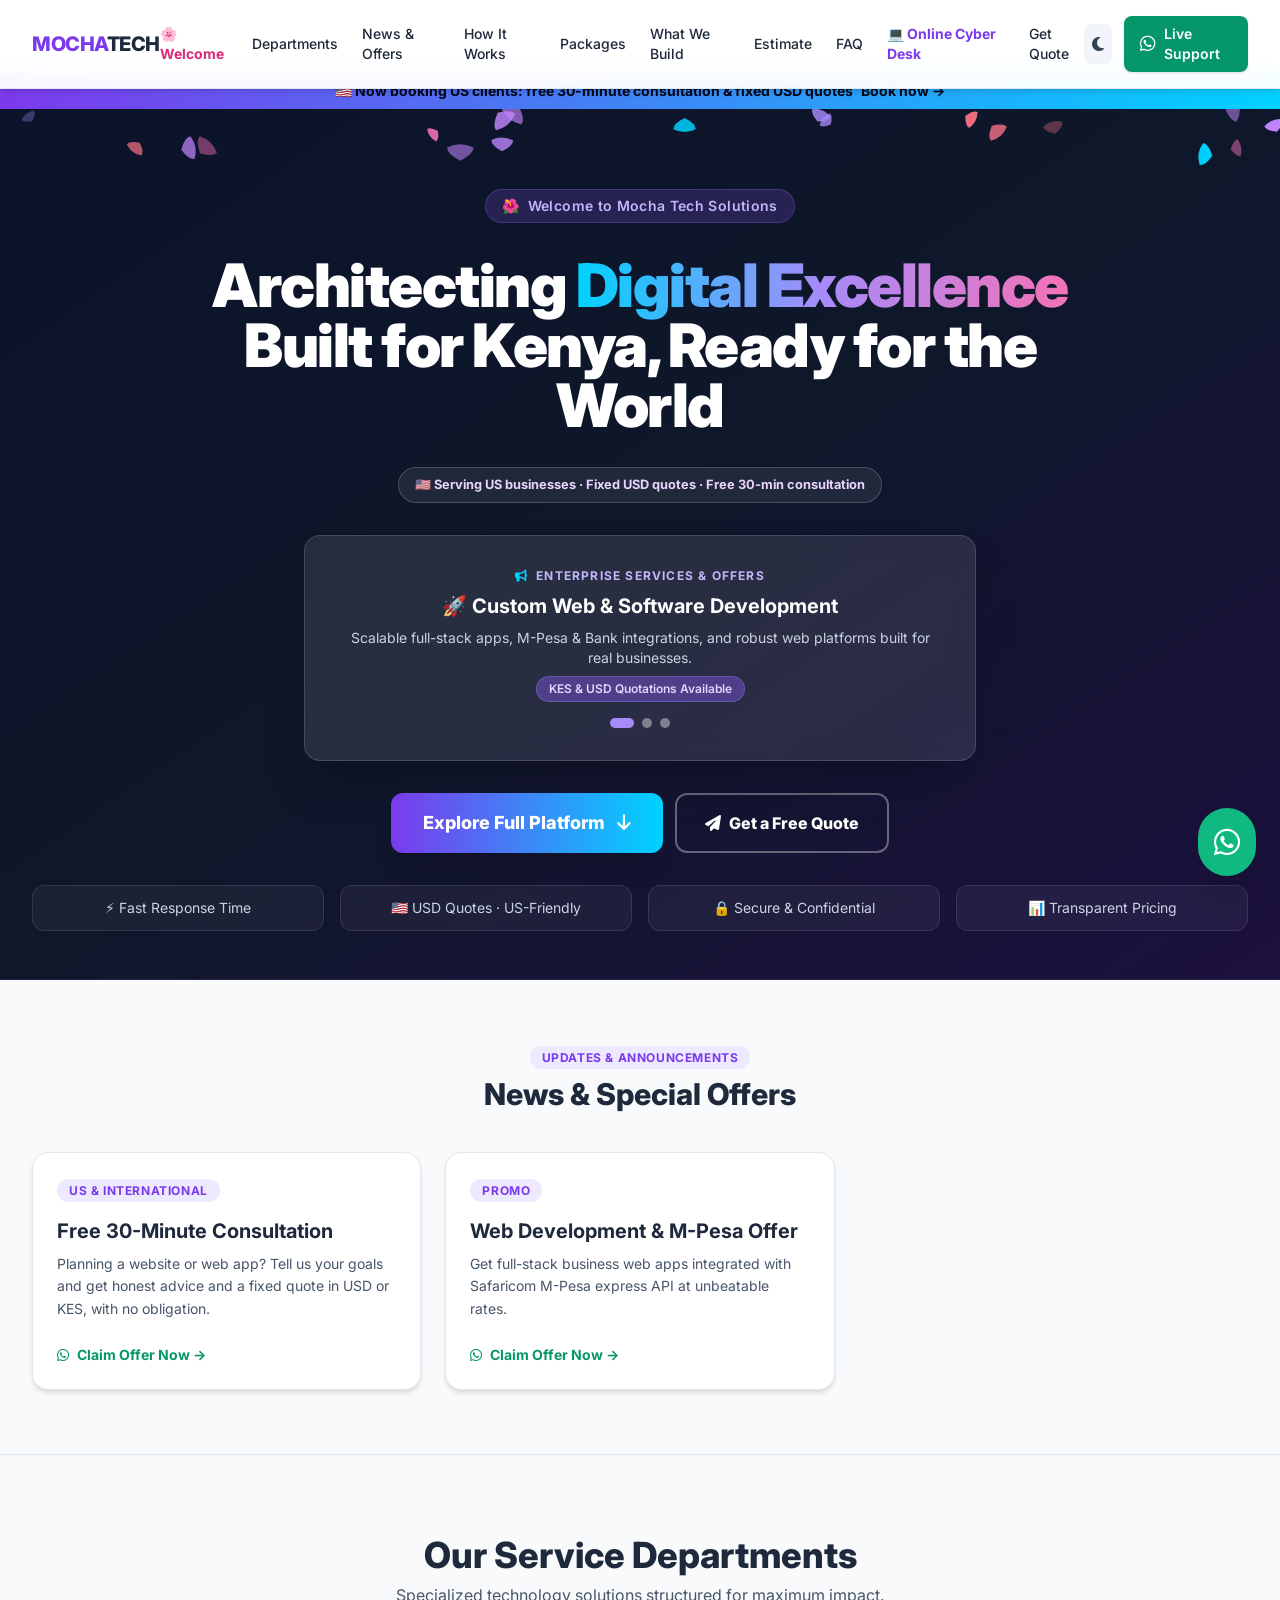
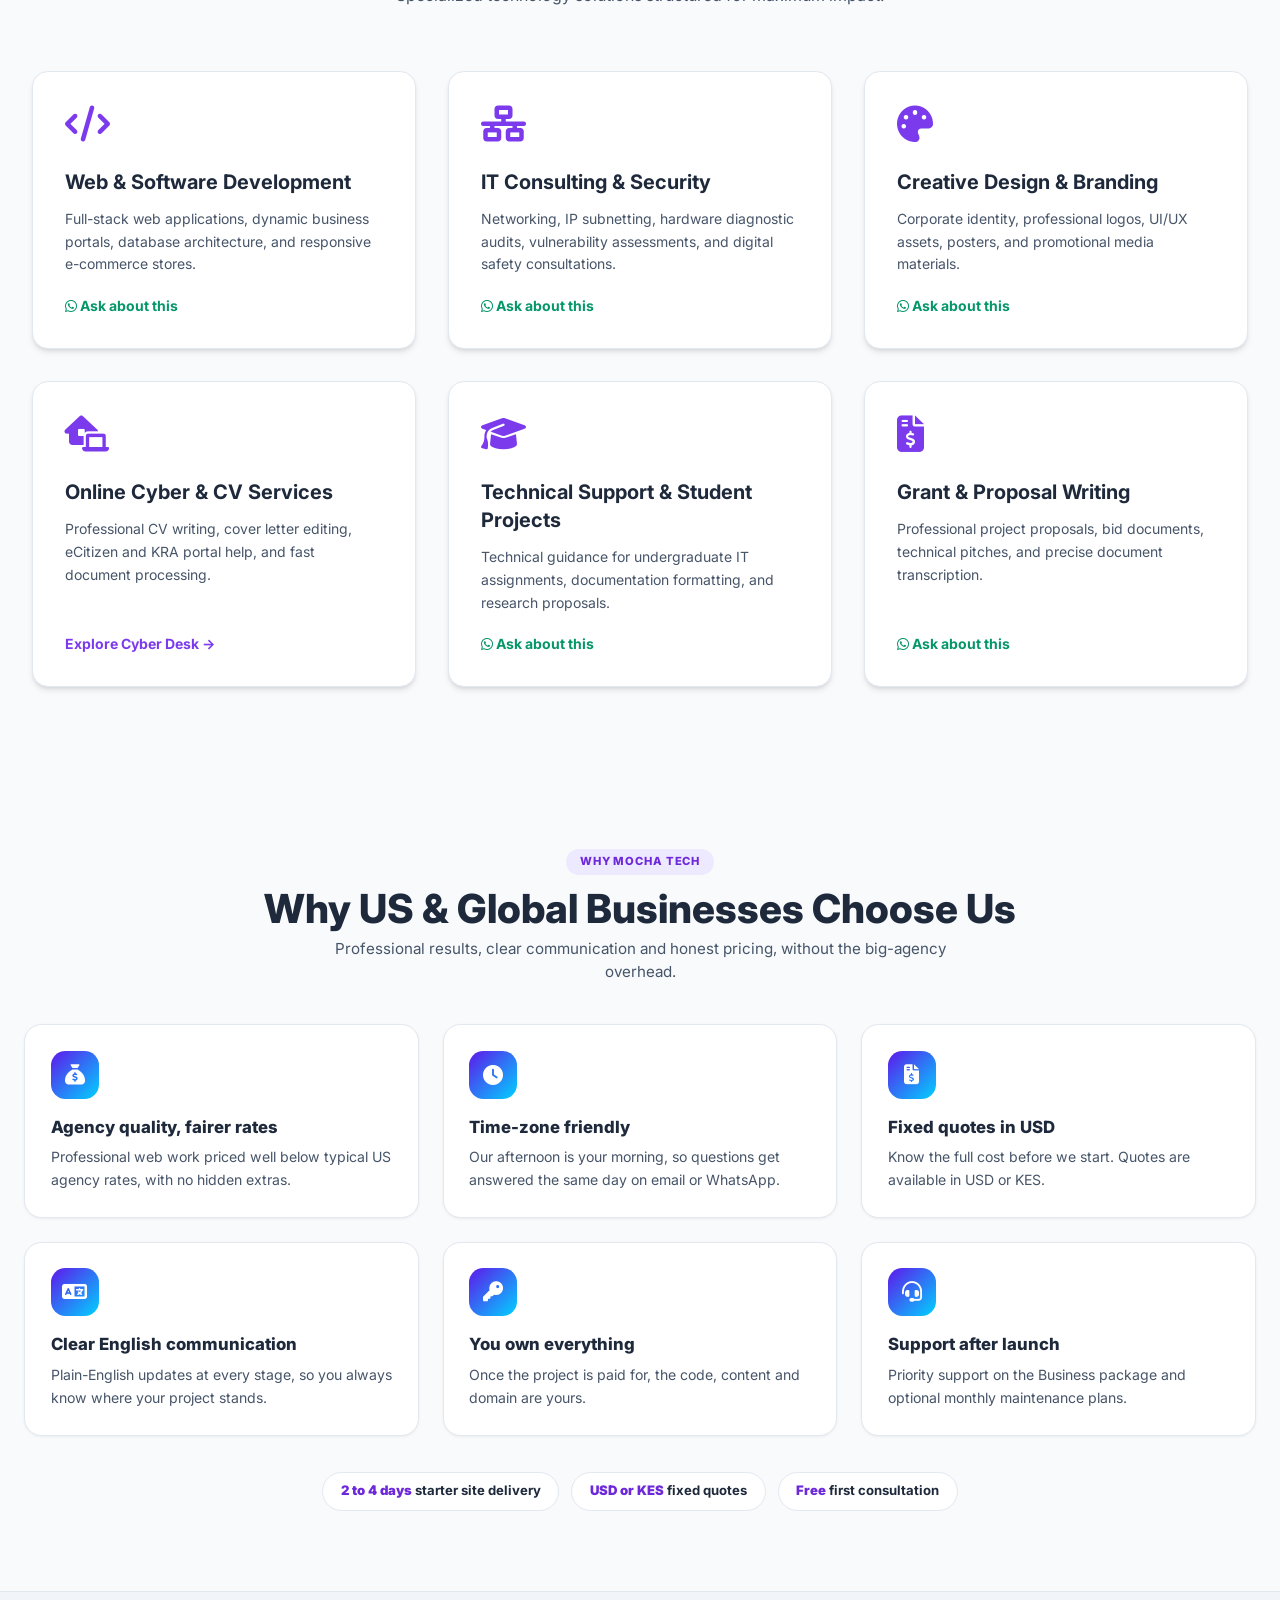
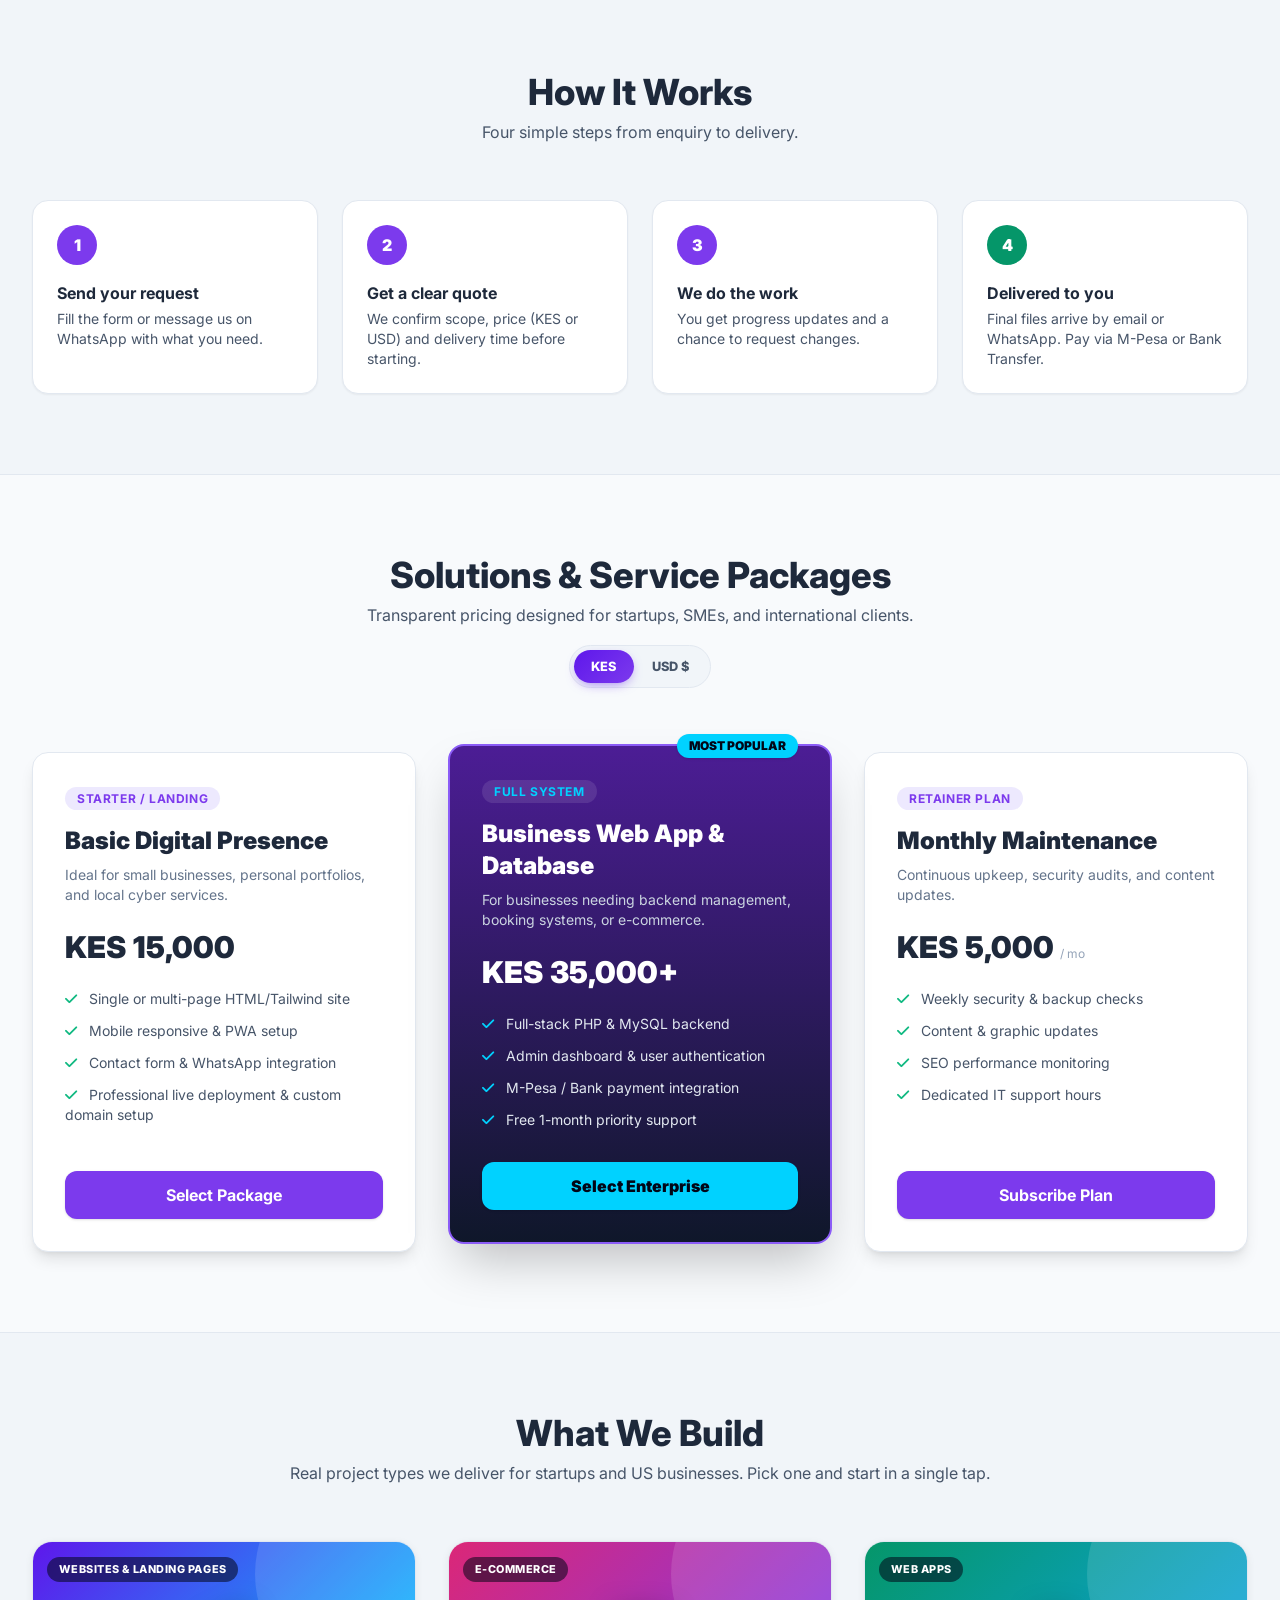
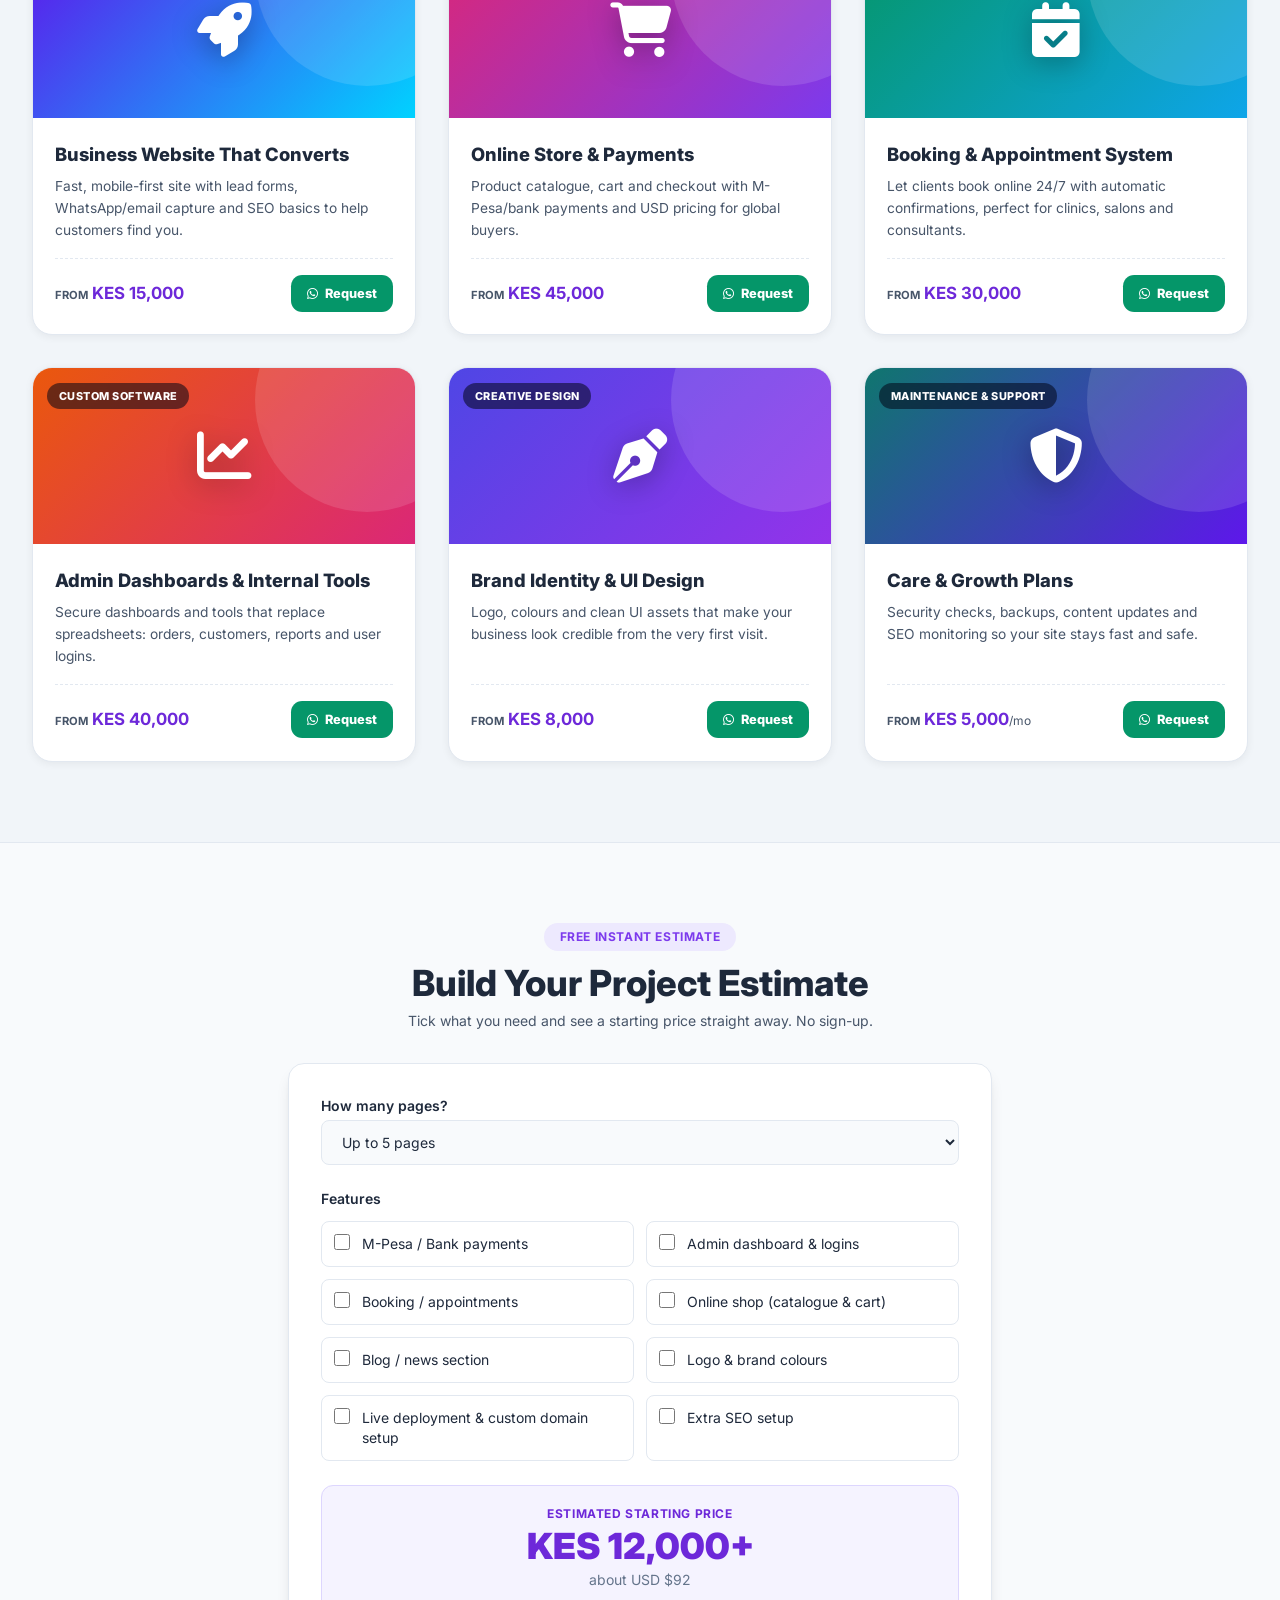
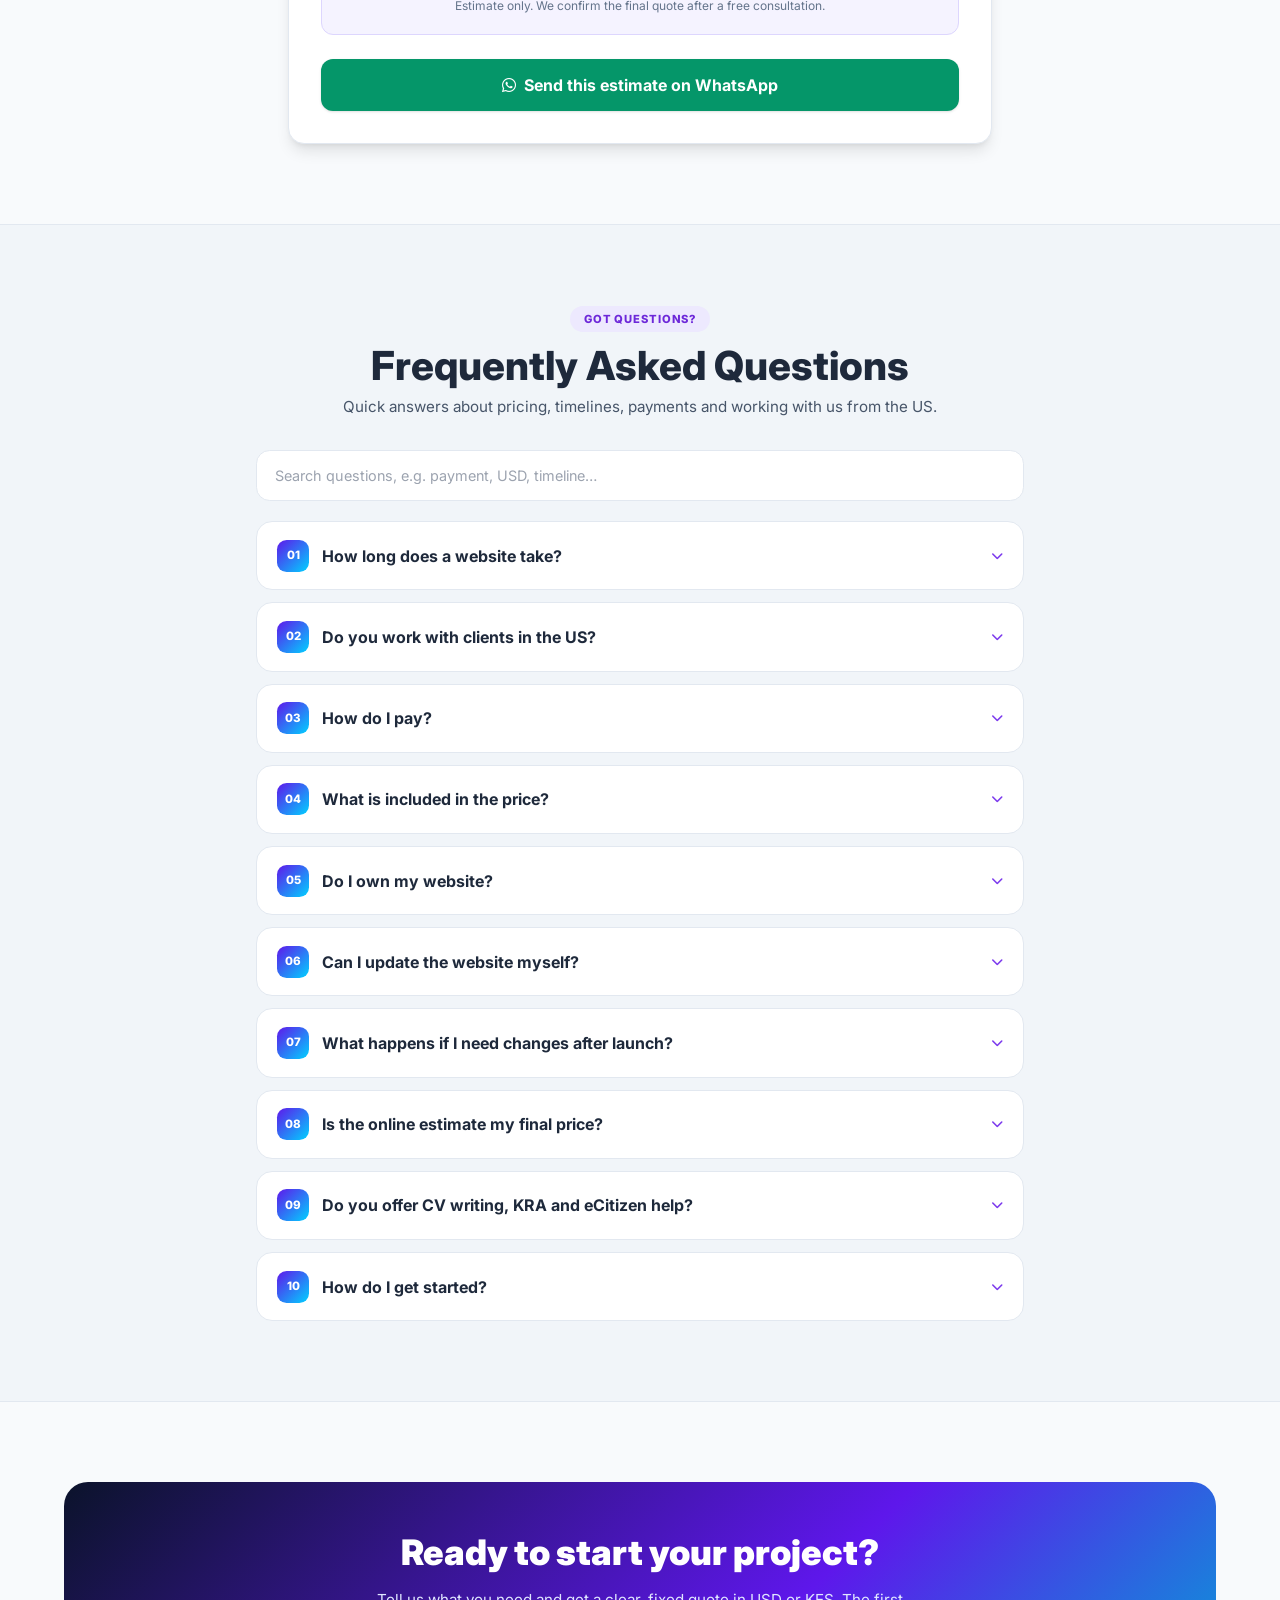
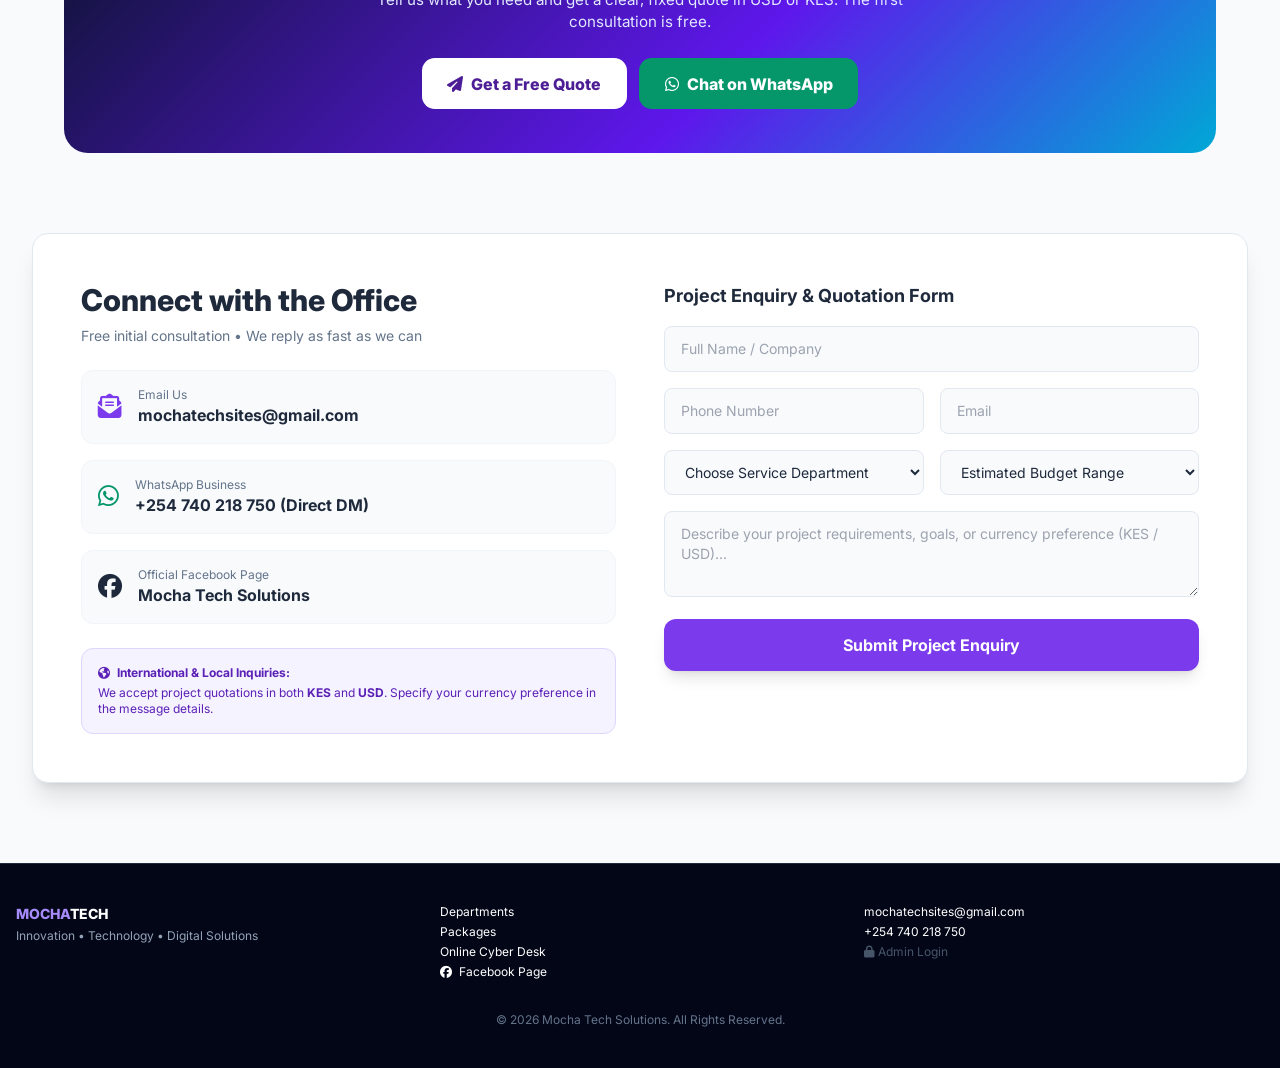
<file: index.html>
<!DOCTYPE html>
<html lang="en" class="light">
<head>
    <meta charset="UTF-8">
    <meta name="viewport" content="width=device-width, initial-scale=1.0">
    <title>Mocha Tech Solutions | Web Development & IT Services for US and Global Clients</title>
    <meta name="description" content="Mocha Tech Solutions builds fast websites, online stores and web apps for US and international businesses. Fixed quotes in USD or KES. Free 30-minute consultation.">
    <meta name="theme-color" content="#5E17EB">
    <link rel="canonical" href="https://mochatech.co.ke/">
    <link rel="manifest" href="manifest.json">
    <link rel="icon" href="icon.svg" type="image/svg+xml">
    <link rel="apple-touch-icon" href="icon.svg">

    <!-- Open Graph / Twitter -->
    <meta property="og:type" content="website">
    <meta property="og:site_name" content="Mocha Tech Solutions">
    <meta property="og:title" content="Mocha Tech Solutions | Innovation • Technology • Digital Solutions">
    <meta property="og:description" content="Web & software development, IT consulting, creative design, CV and portal services. Quotes in KES and USD.">
    <meta property="og:url" content="https://mochatech.co.ke/">
    <meta property="og:image" content="https://mochatech.co.ke/og-image.png">
    <meta name="twitter:card" content="summary_large_image">

    <!-- Local business structured data -->
    <script type="application/ld+json">
    {
      "@context": "https://schema.org",
      "@type": "ProfessionalService",
      "name": "Mocha Tech Solutions",
      "url": "https://mochatech.co.ke/",
      "email": "mochatechsites@gmail.com",
      "telephone": "+254740218750",
      "sameAs": ["https://www.facebook.com/profile.php?id=100076974970531"],
      "areaServed": ["KE", "Worldwide"],
      "description": "Web and software development, IT consulting, creative design, CV writing, portal services and student IT project support.",
      "priceRange": "KES 30 - KES 35,000+"
    }
    </script>

    <!-- Apply saved theme before paint -->
    <script>
        try {
            var t = localStorage.getItem('theme');
            if (t === 'dark' || (!t && window.matchMedia('(prefers-color-scheme: dark)').matches)) {
                document.documentElement.classList.add('dark');
            }
        } catch (e) {}
    </script>

    <link rel="preconnect" href="https://fonts.googleapis.com">
    <link rel="preconnect" href="https://fonts.gstatic.com" crossorigin>
    <link href="https://fonts.googleapis.com/css2?family=Inter:wght@400;500;600;700;800;900&display=swap" rel="stylesheet">
    <link rel="stylesheet" href="https://cdnjs.cloudflare.com/ajax/libs/font-awesome/6.4.0/css/all.min.css" crossorigin="anonymous">
    <script src="firebase-config.js"></script>
    <script src="config.js"></script>
    <script src="core.js"></script>
    <link rel="stylesheet" href="styles.css">
</head>
<body class="bg-slate-50 text-slate-800 dark:bg-slate-950 dark:text-slate-100 transition-colors duration-300 relative min-h-screen selection:bg-violet-600 selection:text-white pt-[73px]">

    <a href="#services" class="skip-link">Skip to content</a>

    <!-- TOP BANNER (Dynamic from Admin) -->
    <div id="topBanner" class="hidden bg-gradient-to-r from-violet-600 to-electricBlue text-slate-950 px-4 py-2 text-center text-xs sm:text-sm font-bold flex items-center justify-center gap-2 z-50">
        <span id="bannerText"></span>
        <a id="bannerLink" href="#" class="underline hover:text-white hidden"></a>
    </div>

    <!-- FIXED TOP NAVIGATION -->
    <nav id="main-nav" aria-label="Main navigation" class="fixed top-0 left-0 right-0 bg-white/95 dark:bg-slate-900/95 backdrop-blur-md shadow-md z-50 border-b border-slate-200 dark:border-slate-800">
        <div class="max-w-7xl mx-auto px-4 sm:px-6 lg:px-8 py-4 flex justify-between items-center">
            <a href="index.html" class="text-lg sm:text-xl font-extrabold tracking-tight text-violet-600 dark:text-electricBlue">MOCHA<span class="text-slate-800 dark:text-white">TECH</span></a>

            <div class="hidden md:flex items-center space-x-6 font-medium text-sm">
                <a href="#welcome" class="hover:text-violet-600 transition text-pink-600 dark:text-pink-400 font-bold">🌸 Welcome</a>
                <a href="#services" class="hover:text-violet-600 dark:hover:text-electricBlue transition">Departments</a>
                <a id="navPostsLink" href="#postsSection" class="hidden hover:text-violet-600 dark:hover:text-electricBlue transition">News & Offers</a>
                <a href="#process" class="hover:text-violet-600 dark:hover:text-electricBlue transition">How It Works</a>
                <a href="#packages" class="hover:text-violet-600 dark:hover:text-electricBlue transition">Packages</a>
                <a href="#showcase" class="hover:text-violet-600 dark:hover:text-electricBlue transition">What We Build</a>
                <a href="#estimator" class="hover:text-violet-600 dark:hover:text-electricBlue transition">Estimate</a>
                <a href="#faq" class="hover:text-violet-600 dark:hover:text-electricBlue transition">FAQ</a>
                <a href="online_cyber.html" class="text-violet-600 dark:text-electricBlue font-bold hover:underline">💻 Online Cyber Desk</a>
                <a href="#contact" class="hover:text-violet-600 dark:hover:text-electricBlue transition">Get Quote</a>
            </div>

            <div class="flex items-center gap-3">
                <button id="themeToggle" type="button" class="p-2 rounded-lg bg-slate-100 dark:bg-slate-800 text-slate-700 dark:text-yellow-400 transition" title="Toggle light/dark mode" aria-label="Toggle light or dark mode">
                    <i class="fa-solid fa-moon dark:hidden" aria-hidden="true"></i>
                    <i class="fa-solid fa-sun hidden dark:inline" aria-hidden="true"></i>
                </button>
                <a href="https://wa.me/254740218750?text=Hello%20Mocha%20Tech%2C%20I%20would%20like%20to%20make%20an%20enquiry." target="_blank" rel="noopener" class="hidden sm:flex bg-emerald-600 hover:bg-emerald-700 text-white text-xs sm:text-sm px-4 py-2 rounded-lg font-semibold transition items-center gap-2 shadow">
                    <i class="fab fa-whatsapp text-lg" aria-hidden="true"></i> Live Support
                </a>
                <button id="mobileMenuBtn" type="button" class="md:hidden p-2 rounded-lg text-slate-700 dark:text-slate-200 hover:bg-slate-100 dark:hover:bg-slate-800" aria-label="Toggle navigation menu" aria-expanded="false" aria-controls="mobileMenu">
                    <i class="fas fa-bars text-xl" aria-hidden="true"></i>
                </button>
            </div>
        </div>

        <div id="mobileMenu" class="hidden md:hidden bg-white dark:bg-slate-900 border-b border-slate-200 dark:border-slate-800 px-6 py-5 space-y-4 font-medium shadow-2xl">
            <a href="#welcome" class="mobile-link block text-pink-600 dark:text-pink-400 font-bold py-1">🌸 Welcome Page</a>
            <a href="#services" class="mobile-link block hover:text-violet-600 py-1 border-b border-slate-100 dark:border-slate-800">Departments</a>
            <a id="mobilePostsLink" href="#postsSection" class="hidden mobile-link block hover:text-violet-600 py-1 border-b border-slate-100 dark:border-slate-800">News & Offers</a>
            <a href="#process" class="mobile-link block hover:text-violet-600 py-1 border-b border-slate-100 dark:border-slate-800">How It Works</a>
            <a href="#packages" class="mobile-link block hover:text-violet-600 py-1 border-b border-slate-100 dark:border-slate-800">Solutions & Packages</a>
            <a href="#showcase" class="mobile-link block hover:text-violet-600 py-1 border-b border-slate-100 dark:border-slate-800">What We Build</a>
            <a href="#estimator" class="mobile-link block hover:text-violet-600 py-1 border-b border-slate-100 dark:border-slate-800">Get an Estimate</a>
            <a href="#faq" class="mobile-link block hover:text-violet-600 py-1 border-b border-slate-100 dark:border-slate-800">FAQ</a>
            <a href="online_cyber.html" class="block text-violet-600 dark:text-electricBlue font-bold py-1 border-b border-slate-100 dark:border-slate-800">💻 Online Cyber Desk (CVs & Portals)</a>
            <a href="#contact" class="mobile-link block hover:text-violet-600 py-1">Get Free Quote</a>
            <a href="https://wa.me/254740218750?text=Hello%20Mocha%20Tech%2C%20I%20would%20like%20to%20make%20an%20enquiry." target="_blank" rel="noopener" class="flex items-center justify-center gap-2 bg-emerald-600 text-white font-bold py-2.5 rounded-lg mt-2">
                <i class="fab fa-whatsapp" aria-hidden="true"></i> Live Support WhatsApp
            </a>
        </div>
    </nav>

    <main>
    <!-- WELCOME SPLASH -->
    <section id="welcome" class="scroll-mt-24 relative min-h-[90vh] flex flex-col justify-between bg-gradient-to-br from-[#0B132B] via-slate-900 to-[#1C103F] text-white overflow-hidden py-12 px-4 sm:px-6 lg:px-8 border-b border-violet-500/20">
        <canvas id="flowerCanvas" aria-hidden="true"></canvas>

        <div class="max-w-4xl mx-auto text-center z-20 my-auto py-8 space-y-8 relative">
            <div class="inline-flex items-center gap-2 bg-violet-500/20 text-violet-300 border border-violet-500/30 px-4 py-1.5 rounded-full text-xs sm:text-sm font-semibold tracking-wide backdrop-blur-md">
                <span class="animate-bounce" aria-hidden="true">🌺</span> Welcome to Mocha Tech Solutions
            </div>

            <h1 class="text-3xl sm:text-5xl lg:text-6xl font-black tracking-tight leading-tight">
                Architecting <span class="text-transparent bg-clip-text bg-gradient-to-r from-electricBlue via-violet-400 to-pink-400">Digital Excellence</span> <br>
                Built for Kenya, Ready for the World
            </h1>

            <div class="mt-flagrow">🇺🇸 Serving US businesses · Fixed USD quotes · Free 30-min consultation</div>

            <div class="bg-white/10 backdrop-blur-md border border-white/15 p-6 sm:p-8 rounded-2xl shadow-2xl relative max-w-2xl mx-auto overflow-hidden">
                <div class="text-xs uppercase tracking-widest text-violet-300 font-bold mb-2 flex items-center justify-center gap-2">
                    <i class="fas fa-bullhorn text-electricBlue" aria-hidden="true"></i> Enterprise Services & Offers
                </div>

                <div class="ad-slide active space-y-2">
                    <h2 class="text-lg sm:text-xl font-bold text-white">🚀 Custom Web & Software Development</h2>
                    <p class="text-sm text-slate-300">Scalable full-stack apps, M-Pesa & Bank integrations, and robust web platforms built for real businesses.</p>
                    <span class="inline-block mt-2 text-xs font-semibold bg-violet-500/40 text-violet-200 px-3 py-1 rounded-full border border-violet-400/30">KES & USD Quotations Available</span>
                </div>

                <div class="ad-slide space-y-2">
                    <h2 class="text-lg sm:text-xl font-bold text-white">💻 Online Cyber Desk & CV Writing</h2>
                    <p class="text-sm text-slate-300">Professional CV editing, cover letters, eCitizen and KRA portal help, and fast document processing.</p>
                    <a href="online_cyber.html" class="inline-block mt-2 text-xs font-semibold bg-emerald-500/40 text-emerald-200 px-3 py-1 rounded-full border border-emerald-400/30 hover:underline">Visit Cyber Desk &rarr;</a>
                </div>

                <div class="ad-slide space-y-2">
                    <h2 class="text-lg sm:text-xl font-bold text-white">🎨 Creative Design & IT Consulting</h2>
                    <p class="text-sm text-slate-300">Branding, UI/UX assets, technical consultations, and student project mentorship.</p>
                    <span class="inline-block mt-2 text-xs font-semibold bg-pink-500/40 text-pink-200 px-3 py-1 rounded-full border border-pink-400/30">Free Initial Consultation</span>
                </div>

                <div class="flex justify-center gap-2 mt-4" role="tablist" aria-label="Offers">
                    <button type="button" class="carousel-dot w-2.5 h-2.5 rounded-full bg-white/40 transition-all" aria-label="Show offer 1"></button>
                    <button type="button" class="carousel-dot w-2.5 h-2.5 rounded-full bg-white/40 transition-all" aria-label="Show offer 2"></button>
                    <button type="button" class="carousel-dot w-2.5 h-2.5 rounded-full bg-white/40 transition-all" aria-label="Show offer 3"></button>
                </div>
            </div>

            <div class="mt-hero-cta">
                <a href="#services" class="cta-pulse inline-flex items-center gap-3 bg-gradient-to-r from-violet-600 to-electricBlue hover:from-violet-700 hover:to-cyan-500 text-white font-extrabold text-base sm:text-lg px-8 py-4 rounded-xl shadow-xl transition transform hover:scale-105">
                    Explore Full Platform <i class="fas fa-arrow-down text-lg" aria-hidden="true"></i>
                </a>
                <a href="#contact" class="mt-ghost-btn"><i class="fas fa-paper-plane" aria-hidden="true"></i> Get a Free Quote</a>
            </div>
        </div>

        <div class="max-w-7xl mx-auto w-full grid grid-cols-2 md:grid-cols-4 gap-4 z-20 text-center text-xs sm:text-sm text-slate-300">
            <div class="p-3 bg-white/5 rounded-xl border border-white/10 backdrop-blur-sm">⚡ Fast Response Time</div>
            <div class="p-3 bg-white/5 rounded-xl border border-white/10 backdrop-blur-sm">🇺🇸 USD Quotes · US-Friendly</div>
            <div class="p-3 bg-white/5 rounded-xl border border-white/10 backdrop-blur-sm">🔒 Secure & Confidential</div>
            <div class="p-3 bg-white/5 rounded-xl border border-white/10 backdrop-blur-sm">📊 Transparent Pricing</div>
        </div>
    </section>

    <!-- NEWS & OFFERS SECTION (Dynamic) -->
    <section id="postsSection" class="hidden scroll-mt-24 py-16 bg-violet-950/20 border-b border-slate-200 dark:border-slate-800">
        <div class="max-w-7xl mx-auto px-4 sm:px-6 lg:px-8">
            <div class="text-center mb-10">
                <span class="bg-violet-100 dark:bg-violet-900/40 text-violet-600 dark:text-violet-300 text-xs font-bold px-3 py-1 rounded-full uppercase tracking-wider">Updates & Announcements</span>
                <h2 class="text-3xl font-extrabold mt-2">News & Special Offers</h2>
            </div>
            <div id="postsGrid" class="grid grid-cols-1 md:grid-cols-2 lg:grid-cols-3 gap-6"></div>
        </div>
    </section>

    <!-- SERVICE DEPARTMENTS -->
    <section id="services" class="scroll-mt-24 py-20 max-w-7xl mx-auto px-4 sm:px-6 lg:px-8">
        <div class="text-center mb-16">
            <h2 class="text-3xl sm:text-4xl font-extrabold">Our Service Departments</h2>
            <p class="text-slate-600 dark:text-slate-400 mt-2">Specialized technology solutions structured for maximum impact.</p>
        </div>
        <div class="grid grid-cols-1 md:grid-cols-2 lg:grid-cols-3 gap-8">
            <article class="bg-white dark:bg-slate-900 p-8 rounded-2xl shadow-md border border-slate-200 dark:border-slate-800 hover:border-violet-500 transition group flex flex-col">
                <div class="text-violet-600 dark:text-electricBlue text-4xl mb-6 group-hover:scale-110 transition transform w-fit"><i class="fas fa-code" aria-hidden="true"></i></div>
                <h3 class="font-bold text-xl mb-3">Web & Software Development</h3>
                <p class="text-sm text-slate-600 dark:text-slate-400 leading-relaxed mb-5 flex-1">Full-stack web applications, dynamic business portals, database architecture, and responsive e-commerce stores.</p>
                <a href="https://wa.me/254740218750?text=Hi%20Mocha%20Tech%2C%20I%20need%20a%20quote%20for%20Web%20%26%20Software%20Development." target="_blank" rel="noopener" class="text-emerald-600 dark:text-emerald-400 text-sm font-bold hover:underline"><i class="fab fa-whatsapp" aria-hidden="true"></i> Ask about this</a>
            </article>
            <article class="bg-white dark:bg-slate-900 p-8 rounded-2xl shadow-md border border-slate-200 dark:border-slate-800 hover:border-violet-500 transition group flex flex-col">
                <div class="text-violet-600 dark:text-electricBlue text-4xl mb-6 group-hover:scale-110 transition transform w-fit"><i class="fas fa-network-wired" aria-hidden="true"></i></div>
                <h3 class="font-bold text-xl mb-3">IT Consulting & Security</h3>
                <p class="text-sm text-slate-600 dark:text-slate-400 leading-relaxed mb-5 flex-1">Networking, IP subnetting, hardware diagnostic audits, vulnerability assessments, and digital safety consultations.</p>
                <a href="https://wa.me/254740218750?text=Hi%20Mocha%20Tech%2C%20I%20need%20IT%20Consulting%20%26%20Security%20help." target="_blank" rel="noopener" class="text-emerald-600 dark:text-emerald-400 text-sm font-bold hover:underline"><i class="fab fa-whatsapp" aria-hidden="true"></i> Ask about this</a>
            </article>
            <article class="bg-white dark:bg-slate-900 p-8 rounded-2xl shadow-md border border-slate-200 dark:border-slate-800 hover:border-violet-500 transition group flex flex-col">
                <div class="text-violet-600 dark:text-electricBlue text-4xl mb-6 group-hover:scale-110 transition transform w-fit"><i class="fas fa-palette" aria-hidden="true"></i></div>
                <h3 class="font-bold text-xl mb-3">Creative Design & Branding</h3>
                <p class="text-sm text-slate-600 dark:text-slate-400 leading-relaxed mb-5 flex-1">Corporate identity, professional logos, UI/UX assets, posters, and promotional media materials.</p>
                <a href="https://wa.me/254740218750?text=Hi%20Mocha%20Tech%2C%20I%20need%20Creative%20Design%20%26%20Branding." target="_blank" rel="noopener" class="text-emerald-600 dark:text-emerald-400 text-sm font-bold hover:underline"><i class="fab fa-whatsapp" aria-hidden="true"></i> Ask about this</a>
            </article>
            <article class="bg-white dark:bg-slate-900 p-8 rounded-2xl shadow-md border border-slate-200 dark:border-slate-800 hover:border-violet-500 transition group flex flex-col">
                <div class="text-violet-600 dark:text-electricBlue text-4xl mb-6 group-hover:scale-110 transition transform w-fit"><i class="fas fa-laptop-house" aria-hidden="true"></i></div>
                <h3 class="font-bold text-xl mb-3">Online Cyber & CV Services</h3>
                <p class="text-sm text-slate-600 dark:text-slate-400 leading-relaxed mb-5 flex-1">Professional CV writing, cover letter editing, eCitizen and KRA portal help, and fast document processing.</p>
                <a href="online_cyber.html" class="text-violet-600 dark:text-electricBlue text-sm font-bold hover:underline">Explore Cyber Desk &rarr;</a>
            </article>
            <article class="bg-white dark:bg-slate-900 p-8 rounded-2xl shadow-md border border-slate-200 dark:border-slate-800 hover:border-violet-500 transition group flex flex-col">
                <div class="text-violet-600 dark:text-electricBlue text-4xl mb-6 group-hover:scale-110 transition transform w-fit"><i class="fas fa-graduation-cap" aria-hidden="true"></i></div>
                <h3 class="font-bold text-xl mb-3">Technical Support & Student Projects</h3>
                <p class="text-sm text-slate-600 dark:text-slate-400 leading-relaxed mb-5 flex-1">Technical guidance for undergraduate IT assignments, documentation formatting, and research proposals.</p>
                <a href="https://wa.me/254740218750?text=Hi%20Mocha%20Tech%2C%20I%20need%20help%20with%20a%20student%20IT%20project." target="_blank" rel="noopener" class="text-emerald-600 dark:text-emerald-400 text-sm font-bold hover:underline"><i class="fab fa-whatsapp" aria-hidden="true"></i> Ask about this</a>
            </article>
            <article class="bg-white dark:bg-slate-900 p-8 rounded-2xl shadow-md border border-slate-200 dark:border-slate-800 hover:border-violet-500 transition group flex flex-col">
                <div class="text-violet-600 dark:text-electricBlue text-4xl mb-6 group-hover:scale-110 transition transform w-fit"><i class="fas fa-file-invoice-dollar" aria-hidden="true"></i></div>
                <h3 class="font-bold text-xl mb-3">Grant & Proposal Writing</h3>
                <p class="text-sm text-slate-600 dark:text-slate-400 leading-relaxed mb-5 flex-1">Professional project proposals, bid documents, technical pitches, and precise document transcription.</p>
                <a href="https://wa.me/254740218750?text=Hi%20Mocha%20Tech%2C%20I%20need%20help%20with%20a%20proposal." target="_blank" rel="noopener" class="text-emerald-600 dark:text-emerald-400 text-sm font-bold hover:underline"><i class="fab fa-whatsapp" aria-hidden="true"></i> Ask about this</a>
            </article>
        </div>
    </section>

    <!-- WHY US -->
    <section id="why" class="mt-sec">
        <div class="mt-wrap mt-center">
            <span class="mt-eyebrow">Why Mocha Tech</span>
            <h2 class="mt-h2">Why US &amp; Global Businesses Choose Us</h2>
            <p class="mt-sub">Professional results, clear communication and honest pricing, without the big-agency overhead.</p>
            <div id="whyGrid" class="mt-grid" style="text-align:left"></div>
            <div class="mt-stats">
                <span class="mt-stat"><b>2 to 4 days</b> starter site delivery</span>
                <span class="mt-stat"><b>USD or KES</b> fixed quotes</span>
                <span class="mt-stat"><b>Free</b> first consultation</span>
            </div>
        </div>
    </section>

    <!-- HOW IT WORKS -->
    <section id="process" class="scroll-mt-24 py-20 bg-slate-100 dark:bg-slate-900/50 border-y border-slate-200 dark:border-slate-800">
        <div class="max-w-7xl mx-auto px-4 sm:px-6 lg:px-8">
            <div class="text-center mb-14">
                <h2 class="text-3xl sm:text-4xl font-extrabold">How It Works</h2>
                <p class="text-slate-600 dark:text-slate-400 mt-2">Four simple steps from enquiry to delivery.</p>
            </div>
            <ol class="grid grid-cols-1 sm:grid-cols-2 lg:grid-cols-4 gap-6">
                <li class="bg-white dark:bg-slate-900 p-6 rounded-2xl border border-slate-200 dark:border-slate-800 shadow-sm">
                    <div class="w-10 h-10 rounded-full bg-violet-600 text-white font-black flex items-center justify-center mb-4">1</div>
                    <h3 class="font-bold mb-1">Send your request</h3>
                    <p class="text-sm text-slate-600 dark:text-slate-400">Fill the form or message us on WhatsApp with what you need.</p>
                </li>
                <li class="bg-white dark:bg-slate-900 p-6 rounded-2xl border border-slate-200 dark:border-slate-800 shadow-sm">
                    <div class="w-10 h-10 rounded-full bg-violet-600 text-white font-black flex items-center justify-center mb-4">2</div>
                    <h3 class="font-bold mb-1">Get a clear quote</h3>
                    <p class="text-sm text-slate-600 dark:text-slate-400">We confirm scope, price (KES or USD) and delivery time before starting.</p>
                </li>
                <li class="bg-white dark:bg-slate-900 p-6 rounded-2xl border border-slate-200 dark:border-slate-800 shadow-sm">
                    <div class="w-10 h-10 rounded-full bg-violet-600 text-white font-black flex items-center justify-center mb-4">3</div>
                    <h3 class="font-bold mb-1">We do the work</h3>
                    <p class="text-sm text-slate-600 dark:text-slate-400">You get progress updates and a chance to request changes.</p>
                </li>
                <li class="bg-white dark:bg-slate-900 p-6 rounded-2xl border border-slate-200 dark:border-slate-800 shadow-sm">
                    <div class="w-10 h-10 rounded-full bg-emerald-600 text-white font-black flex items-center justify-center mb-4">4</div>
                    <h3 class="font-bold mb-1">Delivered to you</h3>
                    <p class="text-sm text-slate-600 dark:text-slate-400">Final files arrive by email or WhatsApp. Pay via M-Pesa or Bank Transfer.</p>
                </li>
            </ol>
        </div>
    </section>

    <!-- PACKAGES -->
    <section id="packages" class="scroll-mt-24 py-20">
        <div class="max-w-7xl mx-auto px-4 sm:px-6 lg:px-8">
            <div class="text-center mb-16">
                <h2 class="text-3xl sm:text-4xl font-extrabold">Solutions & Service Packages</h2>
                <p class="text-slate-600 dark:text-slate-400 mt-2">Transparent pricing designed for startups, SMEs, and international clients.</p>
                <div class="mt-cur" role="group" aria-label="Choose currency"><button type="button" class="mt-cur-btn active" data-cur="KES" aria-pressed="true">KES</button><button type="button" class="mt-cur-btn" data-cur="USD" aria-pressed="false">USD $</button></div>
            </div>

            <div class="grid grid-cols-1 md:grid-cols-3 gap-8">
                <div class="bg-white dark:bg-slate-900 p-8 rounded-2xl shadow-lg border border-slate-200 dark:border-slate-800 flex flex-col justify-between">
                    <div>
                        <span class="text-xs font-bold uppercase tracking-wider text-violet-600 dark:text-electricBlue bg-violet-100 dark:bg-violet-900/40 px-3 py-1 rounded-full">Starter / Landing</span>
                        <h3 class="text-2xl font-black mt-4 mb-2">Basic Digital Presence</h3>
                        <p class="text-sm text-slate-500 mb-6">Ideal for small businesses, personal portfolios, and local cyber services.</p>
                        <div class="text-3xl font-black mb-6"><span data-money="pkgBasic">KES 15,000</span></div>
                        <ul class="space-y-3 text-sm text-slate-600 dark:text-slate-300 mb-8">
                            <li><i class="fas fa-check text-emerald-500 mr-2" aria-hidden="true"></i> Single or multi-page HTML/Tailwind site</li>
                            <li><i class="fas fa-check text-emerald-500 mr-2" aria-hidden="true"></i> Mobile responsive & PWA setup</li>
                            <li><i class="fas fa-check text-emerald-500 mr-2" aria-hidden="true"></i> Contact form & WhatsApp integration</li>
                            <li><i class="fas fa-check text-emerald-500 mr-2" aria-hidden="true"></i> Professional live deployment & custom domain setup</li>
                        </ul>
                    </div>
                    <a href="https://wa.me/254740218750?text=Hi%20Mocha%20Tech%2C%20I%20am%20interested%20in%20the%20Basic%20Digital%20Presence%20package." target="_blank" rel="noopener" class="block text-center bg-violet-600 hover:bg-violet-700 text-white font-bold py-3 rounded-xl transition shadow">Select Package</a>
                </div>

                <div class="bg-gradient-to-b from-violet-900 to-slate-900 text-white p-8 rounded-2xl shadow-2xl border-2 border-violet-500 flex flex-col justify-between relative transform md:-translate-y-2">
                    <span class="absolute -top-3 right-8 bg-electricBlue text-slate-950 text-xs font-black uppercase px-3 py-1 rounded-full shadow">Most Popular</span>
                    <div>
                        <span class="text-xs font-bold uppercase tracking-wider text-electricBlue bg-white/10 px-3 py-1 rounded-full">Full System</span>
                        <h3 class="text-2xl font-black mt-4 mb-2">Business Web App & Database</h3>
                        <p class="text-sm text-slate-300 mb-6">For businesses needing backend management, booking systems, or e-commerce.</p>
                        <div class="text-3xl font-black mb-6"><span data-money="pkgBusiness" data-plus="1">KES 35,000+</span></div>
                        <ul class="space-y-3 text-sm text-slate-200 mb-8">
                            <li><i class="fas fa-check text-electricBlue mr-2" aria-hidden="true"></i> Full-stack PHP & MySQL backend</li>
                            <li><i class="fas fa-check text-electricBlue mr-2" aria-hidden="true"></i> Admin dashboard & user authentication</li>
                            <li><i class="fas fa-check text-electricBlue mr-2" aria-hidden="true"></i> M-Pesa / Bank payment integration</li>
                            <li><i class="fas fa-check text-electricBlue mr-2" aria-hidden="true"></i> Free 1-month priority support</li>
                        </ul>
                    </div>
                    <a href="https://wa.me/254740218750?text=Hi%20Mocha%20Tech%2C%20I%20am%20interested%20in%20the%20Business%20Web%20App%20%26%20Database%20package." target="_blank" rel="noopener" class="block text-center bg-electricBlue hover:bg-cyan-400 text-slate-950 font-black py-3 rounded-xl transition shadow">Select Enterprise</a>
                </div>

                <div class="bg-white dark:bg-slate-900 p-8 rounded-2xl shadow-lg border border-slate-200 dark:border-slate-800 flex flex-col justify-between">
                    <div>
                        <span class="text-xs font-bold uppercase tracking-wider text-violet-600 dark:text-electricBlue bg-violet-100 dark:bg-violet-900/40 px-3 py-1 rounded-full">Retainer Plan</span>
                        <h3 class="text-2xl font-black mt-4 mb-2">Monthly Maintenance</h3>
                        <p class="text-sm text-slate-500 mb-6">Continuous upkeep, security audits, and content updates.</p>
                        <div class="text-3xl font-black mb-6"><span data-money="pkgMaint">KES 5,000</span> <span class="text-xs font-normal text-slate-400">/ mo</span></div>
                        <ul class="space-y-3 text-sm text-slate-600 dark:text-slate-300 mb-8">
                            <li><i class="fas fa-check text-emerald-500 mr-2" aria-hidden="true"></i> Weekly security & backup checks</li>
                            <li><i class="fas fa-check text-emerald-500 mr-2" aria-hidden="true"></i> Content & graphic updates</li>
                            <li><i class="fas fa-check text-emerald-500 mr-2" aria-hidden="true"></i> SEO performance monitoring</li>
                            <li><i class="fas fa-check text-emerald-500 mr-2" aria-hidden="true"></i> Dedicated IT support hours</li>
                        </ul>
                    </div>
                    <a href="https://wa.me/254740218750?text=Hi%20Mocha%20Tech%2C%20I%20would%20like%20the%20Monthly%20Maintenance%20plan." target="_blank" rel="noopener" class="block text-center bg-violet-600 hover:bg-violet-700 text-white font-bold py-3 rounded-xl transition shadow">Subscribe Plan</a>
                </div>
            </div>
        </div>
    </section>

    <!-- WHAT WE BUILD (Dynamic Showcase Cards with Uploaded Screenshots) -->
    <section id="showcase" class="scroll-mt-24 py-20 bg-slate-100 dark:bg-slate-900/50 border-y border-slate-200 dark:border-slate-800">
        <div class="max-w-7xl mx-auto px-4 sm:px-6 lg:px-8">
            <div class="text-center mb-14">
                <h2 class="text-3xl sm:text-4xl font-extrabold">What We Build</h2>
                <p class="text-slate-600 dark:text-slate-400 mt-2">Real project types we deliver for startups and US businesses. Pick one and start in a single tap.</p>
            </div>
            <div id="showcaseGrid" class="grid grid-cols-1 md:grid-cols-2 lg:grid-cols-3 gap-8"></div>
        </div>
    </section>

    <!-- WEBSITE COST ESTIMATOR -->
    <section id="estimator" class="scroll-mt-24 py-20 max-w-3xl mx-auto px-4 sm:px-6 lg:px-8">
        <div class="text-center mb-8">
            <span class="inline-block bg-violet-100 dark:bg-violet-900/40 text-violet-600 dark:text-violet-300 text-xs font-bold px-4 py-1.5 rounded-full uppercase tracking-wider mb-3">Free instant estimate</span>
            <h2 class="text-3xl sm:text-4xl font-extrabold">Build Your Project Estimate</h2>
            <p class="text-slate-600 dark:text-slate-400 mt-2 text-sm">Tick what you need and see a starting price straight away. No sign-up.</p>
        </div>
        <div class="bg-white dark:bg-slate-900 p-6 sm:p-8 rounded-2xl shadow-lg border border-slate-200 dark:border-slate-800 space-y-6">
            <div>
                <label for="estPages" class="block text-sm font-semibold mb-1">How many pages?</label>
                <select id="estPages" class="w-full px-4 py-3 rounded-lg border border-slate-200 dark:border-slate-800 bg-slate-50 dark:bg-slate-950 text-sm focus:outline-none focus:border-violet-500">
                    <option value="5">Up to 5 pages</option>
                    <option value="8">6 to 8 pages</option>
                    <option value="12">9 to 12 pages</option>
                    <option value="20">13 to 20 pages</option>
                </select>
            </div>
            <fieldset>
                <legend class="text-sm font-semibold mb-3">Features</legend>
                <div id="estFeatures" class="grid grid-cols-1 sm:grid-cols-2 gap-3 text-sm"></div>
            </fieldset>
            <div class="rounded-xl bg-violet-50 dark:bg-violet-950/30 border border-violet-200 dark:border-violet-900/50 p-5 text-center">
                <p class="text-xs text-violet-700 dark:text-violet-300 uppercase tracking-wider font-bold">Estimated starting price</p>
                <p id="estTotal" class="text-4xl font-black text-violet-700 dark:text-electricBlue mt-1" aria-live="polite">KES 0</p>
                <p id="estUsd" class="text-sm text-slate-500 mt-1"></p>
                <p class="text-xs text-slate-500 mt-2">Estimate only. We confirm the final quote after a free consultation.</p>
            </div>
            <a id="estWhatsapp" href="https://wa.me/254740218750" target="_blank" rel="noopener" class="flex items-center justify-center gap-2 bg-emerald-600 hover:bg-emerald-700 text-white font-bold py-3.5 rounded-xl transition shadow">
                <i class="fab fa-whatsapp" aria-hidden="true"></i> Send this estimate on WhatsApp
            </a>
        </div>
    </section>

    <!-- FAQ -->
    <section id="faq" class="mt-sec mt-alt">
        <div class="mt-wrap mt-center">
            <span class="mt-eyebrow">Got questions?</span>
            <h2 class="mt-h2">Frequently Asked Questions</h2>
            <p class="mt-sub">Quick answers about pricing, timelines, payments and working with us from the US.</p>
        </div>
        <div class="mt-wrap" style="margin-top:2rem">
            <div class="mt-faqbar"><label for="faqSearch" class="sr-only">Search questions</label><input id="faqSearch" type="search" class="mt-search" placeholder="Search questions, e.g. payment, USD, timeline…" autocomplete="off"></div>
            <div id="faqContainer" class="mt-faqlist"></div>
            <p id="faqEmpty" class="mt-sub" hidden style="margin-top:1rem">No matching question. <a href="#contact" style="text-decoration:underline">Ask us directly</a>.</p>
        </div>
    </section>

    <!-- CTA BAND -->
    <section class="mt-sec" style="padding-bottom:0">
        <div class="mt-wrap">
            <div class="mt-cta">
                <h2>Ready to start your project?</h2>
                <p>Tell us what you need and get a clear, fixed quote in USD or KES. The first consultation is free.</p>
                <div class="mt-cta-row">
                    <a href="#contact" class="mt-btn-w"><i class="fas fa-paper-plane" aria-hidden="true"></i> Get a Free Quote</a>
                    <a href="https://wa.me/254740218750?text=Hello%20Mocha%20Tech%2C%20I%20would%20like%20a%20free%20consultation." target="_blank" rel="noopener" class="mt-btn-g"><i class="fab fa-whatsapp" aria-hidden="true"></i> Chat on WhatsApp</a>
                </div>
            </div>
        </div>
    </section>

    <!-- CONTACT -->
    <section id="contact" class="scroll-mt-24 py-20 max-w-7xl mx-auto px-4 sm:px-6 lg:px-8">
        <div class="bg-white dark:bg-slate-900 rounded-2xl shadow-xl p-8 sm:p-12 border border-slate-200 dark:border-slate-800 grid grid-cols-1 lg:grid-cols-2 gap-12">
            <div class="space-y-6">
                <div>
                    <h2 class="text-2xl sm:text-3xl font-extrabold mb-2">Connect with the Office</h2>
                    <p class="text-sm text-slate-500">Free initial consultation • We reply as fast as we can</p>
                </div>

                <div class="space-y-4">
                    <a data-mailto href="mailto:mochatechsites@gmail.com" class="flex items-center gap-4 p-4 rounded-xl bg-slate-50 dark:bg-slate-800/50 hover:bg-slate-100 dark:hover:bg-slate-800 transition border border-slate-100 dark:border-slate-800">
                        <div class="text-violet-600 dark:text-electricBlue text-2xl"><i class="fas fa-envelope-open-text" aria-hidden="true"></i></div>
                        <div>
                            <span class="text-xs text-slate-500 block">Email Us</span>
                            <strong data-email class="text-sm sm:text-base break-all">mochatechsites@gmail.com</strong>
                        </div>
                    </a>

                    <a href="https://wa.me/254740218750?text=Hello%20Mocha%20Tech%2C%20I%20would%20like%20to%20make%20an%20enquiry." target="_blank" rel="noopener" class="flex items-center gap-4 p-4 rounded-xl bg-slate-50 dark:bg-slate-800/50 hover:bg-slate-100 dark:hover:bg-slate-800 transition border border-slate-100 dark:border-slate-800">
                        <div class="text-emerald-600 text-2xl"><i class="fab fa-whatsapp" aria-hidden="true"></i></div>
                        <div>
                            <span class="text-xs text-slate-500 block">WhatsApp Business</span>
                            <strong class="text-sm sm:text-base"><span data-wa-text>+254 740 218 750</span> (Direct DM)</strong>
                        </div>
                    </a>

                    <a href="https://www.facebook.com/profile.php?id=100076974970531" target="_blank" rel="noopener" class="flex items-center gap-4 p-4 rounded-xl bg-slate-50 dark:bg-slate-800/50 hover:bg-slate-100 dark:hover:bg-slate-800 transition border border-slate-100 dark:border-slate-800">
                        <div class="text-blue-600 text-2xl"><i class="fab fa-facebook" aria-hidden="true"></i></div>
                        <div>
                            <span class="text-xs text-slate-500 block">Official Facebook Page</span>
                            <strong class="text-sm sm:text-base">Mocha Tech Solutions</strong>
                        </div>
                    </a>
                </div>

                <div class="p-4 bg-violet-50 dark:bg-violet-950/30 rounded-xl border border-violet-200 dark:border-violet-900/50 text-xs text-violet-800 dark:text-violet-300 space-y-1">
                    <p class="font-bold"><i class="fas fa-globe-americas mr-1" aria-hidden="true"></i> International & Local Inquiries:</p>
                    <p>We accept project quotations in both <strong>KES</strong> and <strong>USD</strong>. Specify your currency preference in the message details.</p>
                </div>
            </div>

            <form action="https://formspree.io/f/mgaarnwn" method="POST" data-formspree class="space-y-4">
                <h3 class="font-bold text-lg mb-2">Project Enquiry & Quotation Form</h3>
                <input type="hidden" name="_subject" value="New project enquiry - Mocha Tech website">
                <input type="hidden" name="_next" value="https://mocha-it-services.netlify.app/thanks.html">
                <input type="text" name="_gotcha" tabindex="-1" autocomplete="off" class="hp" aria-hidden="true">

                <div>
                    <label for="fullName" class="sr-only">Full name or company</label>
                    <input id="fullName" type="text" name="Full Name" placeholder="Full Name / Company" required autocomplete="name" class="w-full px-4 py-3 rounded-lg border border-slate-200 dark:border-slate-800 bg-slate-50 dark:bg-slate-950 text-sm focus:outline-none focus:border-violet-500">
                </div>
                <div class="grid grid-cols-1 sm:grid-cols-2 gap-4">
                    <div>
                        <label for="phone" class="sr-only">Phone number</label>
                        <input id="phone" type="tel" name="Phone Number" placeholder="Phone Number" required autocomplete="tel" class="w-full px-4 py-3 rounded-lg border border-slate-200 dark:border-slate-800 bg-slate-50 dark:bg-slate-950 text-sm focus:outline-none focus:border-violet-500">
                    </div>
                    <div>
                        <label for="email" class="sr-only">Email</label>
                        <input id="email" type="email" name="email" placeholder="Email" required autocomplete="email" class="w-full px-4 py-3 rounded-lg border border-slate-200 dark:border-slate-800 bg-slate-50 dark:bg-slate-950 text-sm focus:outline-none focus:border-violet-500">
                    </div>
                </div>
                <div class="grid grid-cols-1 sm:grid-cols-2 gap-4">
                    <div>
                        <label for="category" class="sr-only">Service department</label>
                        <select id="category" name="Service Category" required class="w-full px-4 py-3 rounded-lg border border-slate-200 dark:border-slate-800 bg-slate-50 dark:bg-slate-950 text-sm focus:outline-none focus:border-violet-500">
                            <option value="" disabled selected>Choose Service Department</option>
                            <option value="Web & Software Dev">Web & Software Development</option>
                            <option value="IT Consulting">IT Consulting & Security</option>
                            <option value="Creative Design">Creative Design & Branding</option>
                            <option value="Online Cyber & CV Services">Online Cyber & CV Services</option>
                            <option value="Student Project Support">Student IT Project Support</option>
                            <option value="Proposal & Grant Writing">Proposal & Grant Writing</option>
                        </select>
                    </div>
                    <div>
                        <label for="budget" class="sr-only">Estimated budget</label>
                        <select id="budget" name="Estimated Budget" class="w-full px-4 py-3 rounded-lg border border-slate-200 dark:border-slate-800 bg-slate-50 dark:bg-slate-950 text-sm focus:outline-none focus:border-violet-500">
                            <option value="" disabled selected>Estimated Budget Range</option>
                            <option value="KES 5,000 - 15,000 / USD $40-$115">KES 5k - 15k ($40 - $115)</option>
                            <option value="KES 15,000 - 35,000 / USD $115-$270">KES 15k - 35k ($115 - $270)</option>
                            <option value="KES 35,000+ / USD $270+">KES 35,000+ ($270+)</option>
                            <option value="Monthly Retainer">Monthly Maintenance Retainer</option>
                        </select>
                    </div>
                </div>
                <div>
                    <label for="details" class="sr-only">Project details</label>
                    <textarea id="details" name="Project Details" rows="3" placeholder="Describe your project requirements, goals, or currency preference (KES / USD)..." class="w-full px-4 py-3 rounded-lg border border-slate-200 dark:border-slate-800 bg-slate-50 dark:bg-slate-950 text-sm focus:outline-none focus:border-violet-500"></textarea>
                </div>

                <button type="submit" class="w-full bg-violet-600 hover:bg-violet-700 text-white font-bold py-3.5 rounded-xl transition shadow-lg">Submit Project Enquiry</button>
            </form>
        </div>
    </section>
    </main>

    <!-- Floating WhatsApp Button -->
    <a href="https://wa.me/254740218750?text=Hello%20Mocha%20Tech%2C%20I%20would%20like%20to%20make%20an%20enquiry." target="_blank" rel="noopener" class="fixed bottom-6 right-6 bg-emerald-500 hover:bg-emerald-600 text-white p-4 rounded-full shadow-2xl z-50 transition-all transform hover:scale-110 flex items-center justify-center group" title="Chat on WhatsApp" aria-label="Chat on WhatsApp">
        <i class="fab fa-whatsapp text-3xl" aria-hidden="true"></i>
        <span class="max-w-0 overflow-hidden whitespace-nowrap group-hover:max-w-xs transition-all duration-300 ease-in-out font-bold text-sm ml-0 group-hover:ml-2">Live Support</span>
    </a>

    <footer class="bg-slate-950 text-white py-10 border-t border-slate-800 text-sm">
        <div class="max-w-7xl mx-auto px-4 grid grid-cols-1 sm:grid-cols-3 gap-6 text-center sm:text-left">
            <div>
                <p class="font-extrabold text-violet-400">MOCHA<span class="text-white">TECH</span></p>
                <p class="text-xs text-slate-400 mt-1">Innovation • Technology • Digital Solutions</p>
            </div>
            <div class="text-xs space-y-1">
                <a href="#services" class="block hover:text-violet-400">Departments</a>
                <a href="#packages" class="block hover:text-violet-400">Packages</a>
                <a href="online_cyber.html" class="block hover:text-violet-400">Online Cyber Desk</a>
                <a href="https://www.facebook.com/profile.php?id=100076974970531" target="_blank" rel="noopener" class="block hover:text-violet-400 text-blue-400"><i class="fab fa-facebook text-xs mr-1"></i> Facebook Page</a>
            </div>
            <div class="text-xs space-y-1">
                <a data-mailto data-email href="mailto:mochatechsites@gmail.com" class="block hover:text-violet-400 break-all">mochatechsites@gmail.com</a>
                <a href="https://wa.me/254740218750" target="_blank" rel="noopener" data-wa-text class="block hover:text-violet-400">+254 740 218 750</a>
                <a href="admin.html" class="block text-slate-600 dark:text-slate-950 hover:text-violet-400 pt-2"><i class="fas fa-lock text-xs"></i> Admin Login</a>
            </div>
        </div>
        <p class="text-center text-xs text-slate-500 mt-8">&copy; 2026 Mocha Tech Solutions. All Rights Reserved.</p>
    </footer>

    <script src="form.js" defer></script>
    <script src="site.js" defer></script>
    <script src="estimator.js" defer></script>
    <script src="live.js" defer></script>
    <script>
        /* Petal canvas */
        (function () {
            var canvas = document.getElementById('flowerCanvas');
            if (!canvas) return;
            var reduce = window.matchMedia('(prefers-reduced-motion: reduce)').matches;
            if (reduce) { canvas.style.display = 'none'; return; }
            var ctx = canvas.getContext('2d');
            var running = false, visible = true;

            function resize() {
                canvas.width = canvas.parentElement.clientWidth;
                canvas.height = canvas.parentElement.clientHeight;
            }
            resize();
            window.addEventListener('resize', resize);

            var colors = ['#f472b6', '#fb7185', '#00d2ff', '#a78bfa', '#c084fc'];
            var count = window.innerWidth < 640 ? 20 : 36;

            function Petal() { this.reset(); }
            Petal.prototype.reset = function () {
                this.x = Math.random() * canvas.width;
                this.y = Math.random() * -100;
                this.size = Math.random() * 8 + 6;
                this.speedY = Math.random() * 1.5 + 0.8;
                this.speedX = Math.random() - 0.5;
                this.rotation = Math.random() * 360;
                this.rotSpeed = (Math.random() - 0.5) * 2;
                this.color = colors[Math.floor(Math.random() * colors.length)];
                this.opacity = Math.random() * 0.7 + 0.3;
            };
            Petal.prototype.update = function () {
                this.y += this.speedY;
                this.x += Math.sin(this.y / 30) + this.speedX;
                this.rotation += this.rotSpeed;
                if (this.y > canvas.height + 20) this.reset();
            };
            Petal.prototype.draw = function () {
                var s = this.size;
                ctx.save();
                ctx.translate(this.x, this.y);
                ctx.rotate(this.rotation * Math.PI / 180);
                ctx.globalAlpha = this.opacity;
                ctx.fillStyle = this.color;
                ctx.beginPath();
                ctx.moveTo(0, 0);
                ctx.quadraticCurveTo(s, -s / 2, s, -s);
                ctx.quadraticCurveTo(0, -s * 1.5, -s, -s);
                ctx.quadraticCurveTo(-s, -s / 2, 0, 0);
                ctx.fill();
                ctx.restore();
            };

            var petals = [];
            for (var i = 0; i < count; i++) petals.push(new Petal());

            function frame() {
                if (!running) return;
                ctx.clearRect(0, 0, canvas.width, canvas.height);
                petals.forEach(function (p) { p.update(); p.draw(); });
                requestAnimationFrame(frame);
            }
            function sync() {
                var should = visible && !document.hidden;
                if (should && !running) { running = true; requestAnimationFrame(frame); }
                else if (!should) { running = false; }
            }
            if ('IntersectionObserver' in window) {
                new IntersectionObserver(function (entries) {
                    visible = entries[0].isIntersecting; sync();
                }).observe(canvas.parentElement);
            }
            document.addEventListener('visibilitychange', sync);
            sync();
        })();

        /* Offer carousel */
        (function () {
            var slides = document.querySelectorAll('.ad-slide');
            var dots = document.querySelectorAll('.carousel-dot');
            var current = 0, timer;
            function show(i) {
                slides.forEach(function (s, n) {
                    s.classList.toggle('active', n === i);
                    dots[n].classList.toggle('bg-violet-400', n === i);
                    dots[n].classList.toggle('w-6', n === i);
                    dots[n].classList.toggle('bg-white/40', n !== i);
                    dots[n].classList.toggle('w-2.5', n !== i);
                });
            }
            function start() {
                if (window.matchMedia('(prefers-reduced-motion: reduce)').matches) return;
                timer = setInterval(function () { current = (current + 1) % slides.length; show(current); }, 5000);
            }
            dots.forEach(function (d, i) {
                d.addEventListener('click', function () { clearInterval(timer); current = i; show(i); start(); });
            });
            show(0); start();
        })();

        /* Theme toggle */
        (function () {
            var btn = document.getElementById('themeToggle');
            var root = document.documentElement;
            if (!btn) return;
            btn.addEventListener('click', function () {
                var dark = root.classList.toggle('dark');
                try { localStorage.setItem('theme', dark ? 'dark' : 'light'); } catch (e) {}
            });
        })();

        /* Mobile menu */
        (function () {
            var btn = document.getElementById('mobileMenuBtn');
            var menu = document.getElementById('mobileMenu');
            if (!btn) return;
            function setOpen(open) {
                menu.classList.toggle('hidden', !open);
                btn.setAttribute('aria-expanded', open ? 'true' : 'false');
                btn.querySelector('i').className = open ? 'fas fa-xmark text-xl' : 'fas fa-bars text-xl';
            }
            btn.addEventListener('click', function () { setOpen(menu.classList.contains('hidden')); });
            document.querySelectorAll('.mobile-link').forEach(function (l) {
                l.addEventListener('click', function () { setOpen(false); });
            });
            document.addEventListener('keydown', function (e) { if (e.key === 'Escape') setOpen(false); });
        })();

        if ('serviceWorker' in navigator) {
            window.addEventListener('load', function () {
                navigator.serviceWorker.register('sw.js').catch(function () {});
            });
        }
    </script>
</body>
</html>
</file>
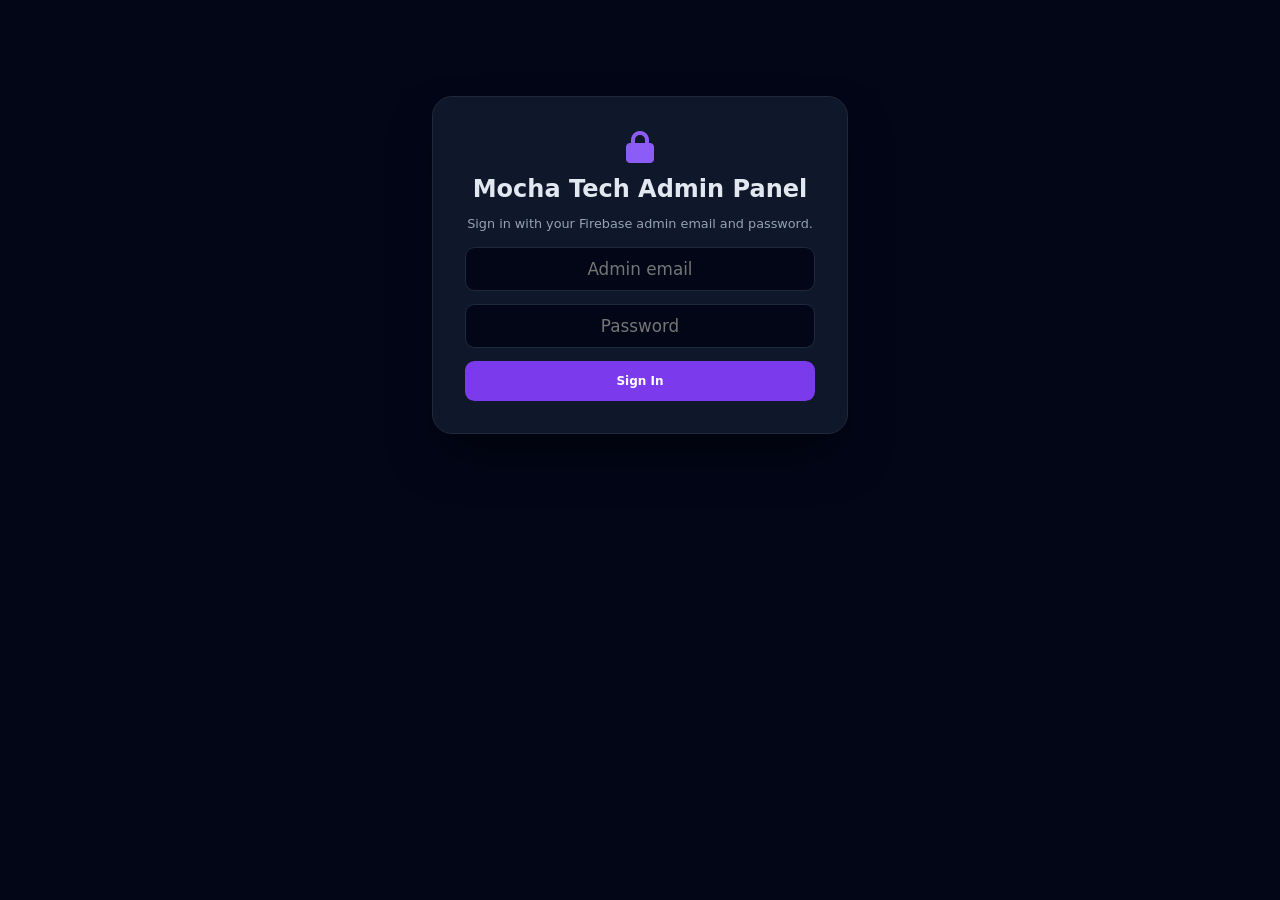
<file: admin.html>
<!DOCTYPE html>
<html lang="en" class="dark">
<head>
    <meta charset="UTF-8">
    <meta name="viewport" content="width=device-width, initial-scale=1.0">
    <meta name="robots" content="noindex, nofollow">
    <title>Mocha Tech Admin Control Panel</title>
    <link rel="icon" href="icon.svg" type="image/svg+xml">
    <link rel="stylesheet" href="https://cdnjs.cloudflare.com/ajax/libs/font-awesome/6.4.0/css/all.min.css">
    <style>
*{box-sizing:border-box}
:root{--bg:#020617;--card:#0f172a;--line:#1e293b;--txt:#e2e8f0;--mut:#94a3b8;--vio:#7c3aed;--ok:#10b981;--warn:#f59e0b;--bad:#f43f5e;--blue:#00D2FF}
body{margin:0;background:var(--bg);color:var(--txt);font-family:Inter,system-ui,-apple-system,'Segoe UI',Roboto,sans-serif;min-height:100vh;padding:1rem}
[hidden]{display:none!important}
a{color:inherit;text-decoration:none}
.ad-login{max-width:26rem;margin:5rem auto;background:var(--card);border:1px solid var(--line);border-radius:1.25rem;padding:2rem;text-align:center;box-shadow:0 25px 50px -12px rgba(0,0,0,.6)}
.ad-login h1{font-size:1.5rem;font-weight:900;margin:.5rem 0}.ad-login p{font-size:.8rem;color:var(--mut)}
.ad-login form{display:grid;gap:.8rem;margin-top:1rem}.ad-login-icon{font-size:2rem;color:#8b5cf6}
.ad-input,.ad-select,.ad-area{width:100%;padding:.7rem .9rem;border-radius:.6rem;border:1px solid var(--line);background:var(--bg);color:#fff;font:inherit;font-size:.85rem}
.ad-area{min-height:4.5rem;resize:vertical}
.ad-input:focus,.ad-select:focus,.ad-area:focus{outline:none;border-color:#8b5cf6}
.ad-center{text-align:center;font-size:1.05rem}
.ad-btn{display:inline-flex;align-items:center;gap:.45rem;background:#1e293b;color:#fff;border:0;border-radius:.6rem;padding:.55rem 1rem;font:inherit;font-size:.75rem;font-weight:800;cursor:pointer;transition:.15s}
.ad-btn:hover{background:#334155}
.ad-btn-primary{background:#7c3aed}.ad-btn-primary:hover{background:#6d28d9}
.ad-btn-ok{background:#059669}.ad-btn-ok:hover{background:#047857}
.ad-btn-danger{background:#e11d48}.ad-btn-danger:hover{background:#be123c}
.ad-btn-sm{padding:.35rem .6rem}
.ad-block{width:100%;justify-content:center;padding:.8rem}
.ad-error{color:var(--bad)!important;font-size:.78rem!important;margin:0}
.ad-ok{color:var(--ok)}
.ad-head{max-width:64rem;margin:0 auto;display:flex;flex-wrap:wrap;gap:1rem;justify-content:space-between;align-items:center;border-bottom:1px solid var(--line);padding-bottom:1rem}
.ad-head h1{margin:0;font-size:1.4rem;font-weight:900;color:#a78bfa}.ad-head h1 span{color:#fff}
.ad-head p{margin:.2rem 0 0;font-size:.75rem;color:var(--mut)}
.ad-head-actions{display:flex;flex-wrap:wrap;gap:.5rem;align-items:center}
.ad-pill{font-size:.7rem;font-weight:800;padding:.4rem .8rem;border-radius:999px;border:1px solid var(--line)}
.ad-pill.sync{color:var(--ok);border-color:rgba(16,185,129,.4)}.ad-pill.dirty{color:var(--warn);border-color:rgba(245,158,11,.5);background:rgba(245,158,11,.08)}
.ad-tabs{max-width:64rem;margin:1rem auto 0;display:flex;gap:.4rem;overflow-x:auto;padding-bottom:.4rem}
.ad-tab{flex:none;background:var(--card);color:var(--mut);border:1px solid var(--line);border-radius:.6rem;padding:.55rem .9rem;font:inherit;font-size:.75rem;font-weight:800;cursor:pointer}
.ad-tab.active{background:#7c3aed;color:#fff;border-color:#7c3aed}
.ad-main{max-width:64rem;margin:1rem auto 4rem}
.ad-card{background:var(--card);border:1px solid var(--line);border-radius:1rem;padding:1.4rem;margin-bottom:1rem}
.ad-card h2{margin:0 0 .3rem;font-size:1.1rem;font-weight:800;color:#c4b5fd}
.ad-card h3{margin:1.2rem 0 .5rem;font-size:.9rem;font-weight:800;color:#67e8f9}
.ad-desc{font-size:.78rem;color:var(--mut);margin:0 0 1rem;line-height:1.6}
.ad-grid{display:grid;gap:.9rem;grid-template-columns:repeat(auto-fit,minmax(14rem,1fr))}
.ad-field label{display:block;font-size:.72rem;font-weight:700;color:#cbd5e1;margin-bottom:.3rem}
.ad-hint{font-size:.68rem;color:var(--mut);margin-top:.25rem}.ad-hint.bad{color:var(--bad)}
.ad-row{display:flex;flex-wrap:wrap;gap:.5rem;align-items:center;margin-top:.9rem}
.ad-switch{position:relative;display:inline-block;width:3.4rem;height:1.9rem;flex:none}
.ad-switch input{opacity:0;width:0;height:0}
.ad-switch span{position:absolute;inset:0;background:#334155;border-radius:999px;cursor:pointer;transition:.2s}
.ad-switch span::after{content:"";position:absolute;width:1.4rem;height:1.4rem;left:.25rem;top:.25rem;background:#fff;border-radius:50%;transition:.2s}
.ad-switch input:checked+span{background:#d97706}.ad-switch input:checked+span::after{transform:translateX(1.5rem)}
.ad-switch input:focus-visible+span{outline:3px solid #00D2FF;outline-offset:2px}
.ad-switch.green input:checked+span{background:#059669}
.ad-toggle{display:flex;justify-content:space-between;align-items:center;gap:1rem}
.ad-status{font-size:.78rem;font-weight:800;margin-top:.8rem}
.ad-status.live{color:var(--ok)}.ad-status.off{color:var(--warn)}
.ad-steps{margin:.6rem 0 0;padding-left:1.2rem;font-size:.8rem;color:#cbd5e1;line-height:1.8}
.ad-item{background:var(--bg);border:1px solid var(--line);border-radius:.8rem;padding:.9rem;margin-bottom:.7rem}
.ad-item-head{display:flex;justify-content:space-between;align-items:center;margin-bottom:.6rem;font-size:.72rem;font-weight:800;color:var(--mut)}
.ad-item-tools{display:flex;gap:.3rem}
.ad-thumb{width:6rem;height:4rem;object-fit:cover;border-radius:.5rem;border:1px solid var(--line)}
.ad-empty{font-size:.78rem;color:var(--mut)}
.ad-toast{position:fixed;right:1rem;bottom:1rem;background:#059669;color:#fff;font-size:.8rem;font-weight:800;padding:.7rem 1.1rem;border-radius:.7rem;opacity:0;transform:translateY(10px);pointer-events:none;transition:.25s;z-index:50}
.ad-toast.show{opacity:1;transform:none}.ad-toast.warn{background:#d97706}.ad-toast.bad{background:#e11d48}
</style>
    <script src="firebase-config.js"></script>
    <script src="config.js"></script>
    <script src="core.js"></script>
</head>
<body>
    <!-- LOGIN -->
    <div id="loginCard" class="ad-login">
        <div class="ad-login-icon"><i class="fas fa-lock" aria-hidden="true"></i></div>
        <h1>Mocha Tech Admin Panel</h1>
        <p id="loginHint">Enter your access PIN to log in.</p>
        <form id="loginForm" autocomplete="off">
            <input id="adminEmail" type="email" placeholder="Admin email" autocomplete="username" class="ad-input ad-center" hidden>
            <input id="adminPin" name="custom_secure_pin" type="password" placeholder="Enter PIN" autocomplete="new-password" required class="ad-input ad-center">
            <input id="adminPin2" type="password" placeholder="Repeat PIN" autocomplete="new-password" class="ad-input ad-center" hidden>
            <button type="submit" id="loginBtn" class="ad-btn ad-btn-primary ad-block">Unlock Dashboard</button>
            <p id="loginError" class="ad-error" hidden></p>
        </form>
    </div>

    <!-- DASHBOARD -->
    <div id="dashboard" hidden>
        <header class="ad-head">
            <div>
                <h1>MOCHA<span>TECH</span> Admin Control Hub</h1>
                <p>Control prices, content, FAQ, contact details and the site on/off switch.</p>
            </div>
            <div class="ad-head-actions">
                <span id="statusPill" class="ad-pill"></span>
                <a href="index.html" target="_blank" class="ad-btn"><i class="fas fa-eye"></i> Live Site</a>
                <button id="logoutBtn" class="ad-btn ad-btn-danger"><i class="fas fa-sign-out-alt"></i> Log Out</button>
            </div>
        </header>
        <nav id="tabs" class="ad-tabs" aria-label="Admin sections"></nav>
        <main id="panels" class="ad-main"></main>
    </div>

    <div id="toast" class="ad-toast" role="status" aria-live="polite"></div>
    <script src="admin.js"></script>
</body>
</html>
</file>
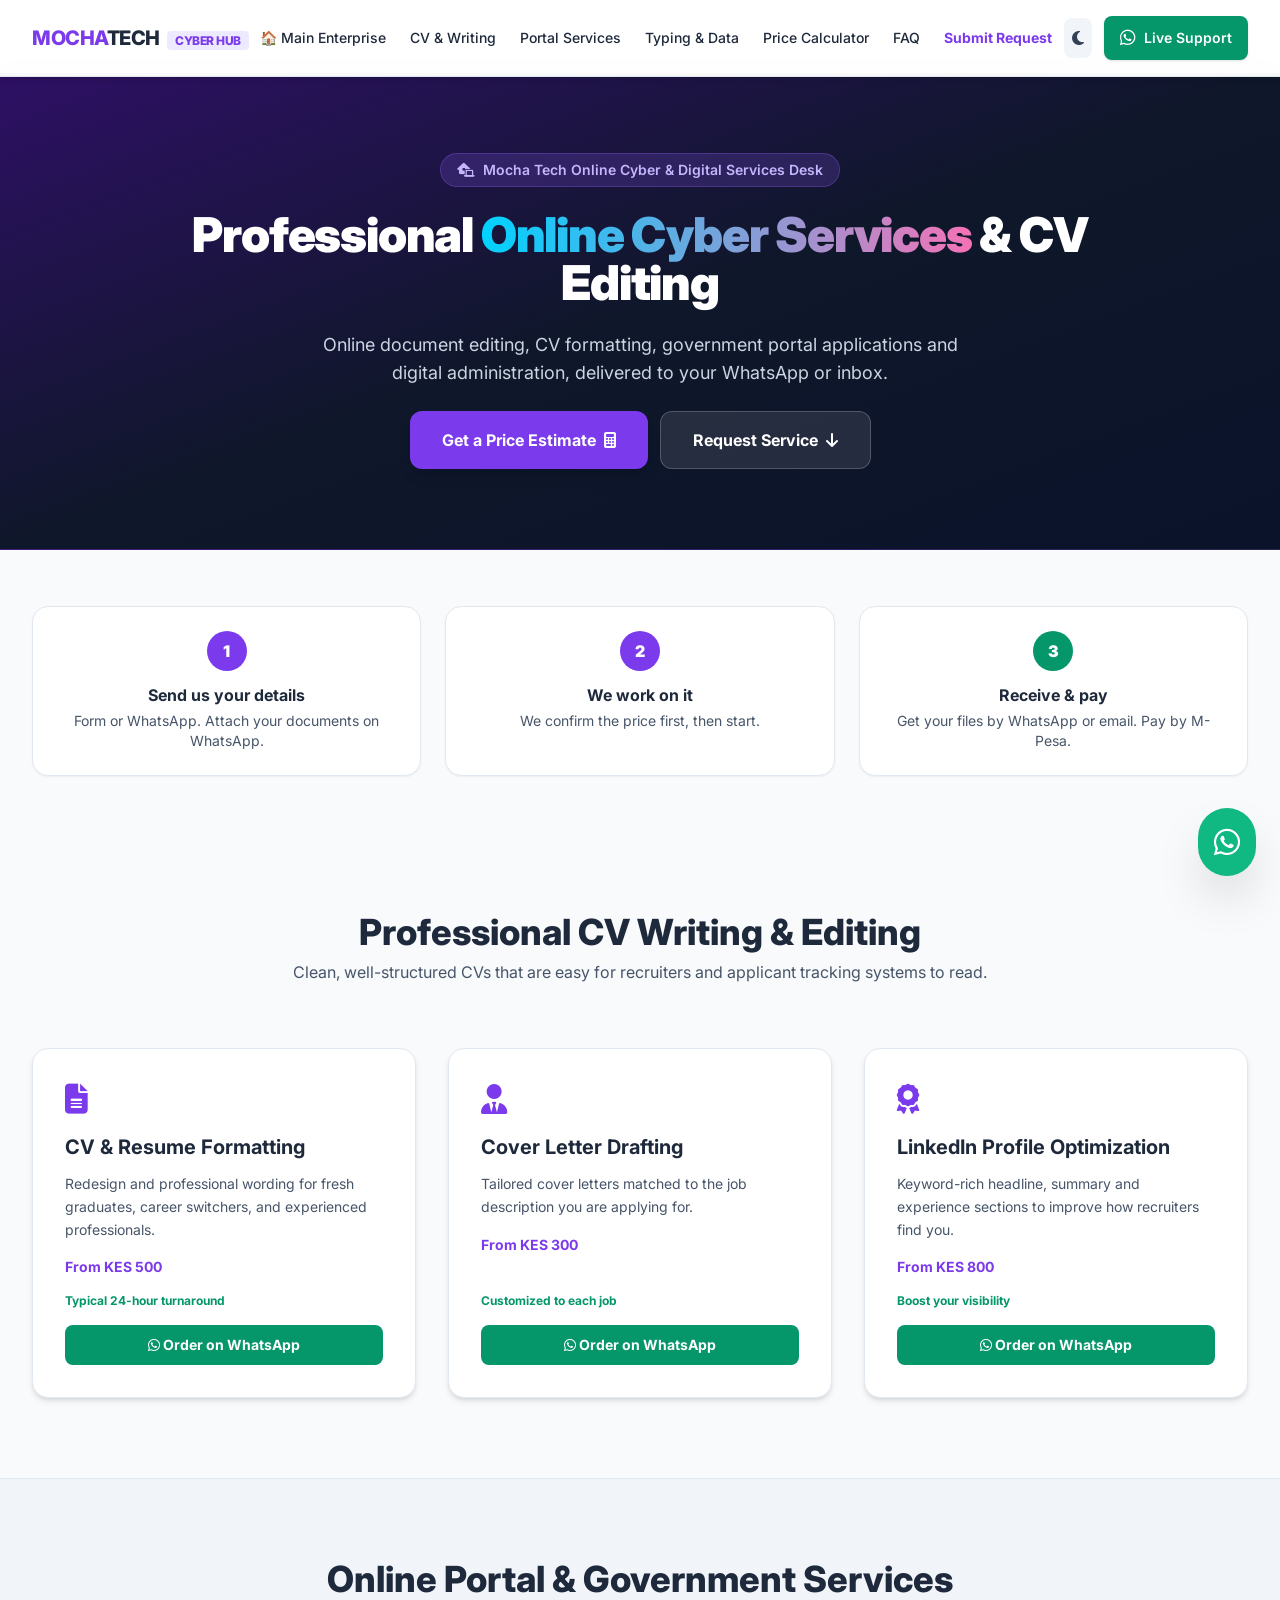
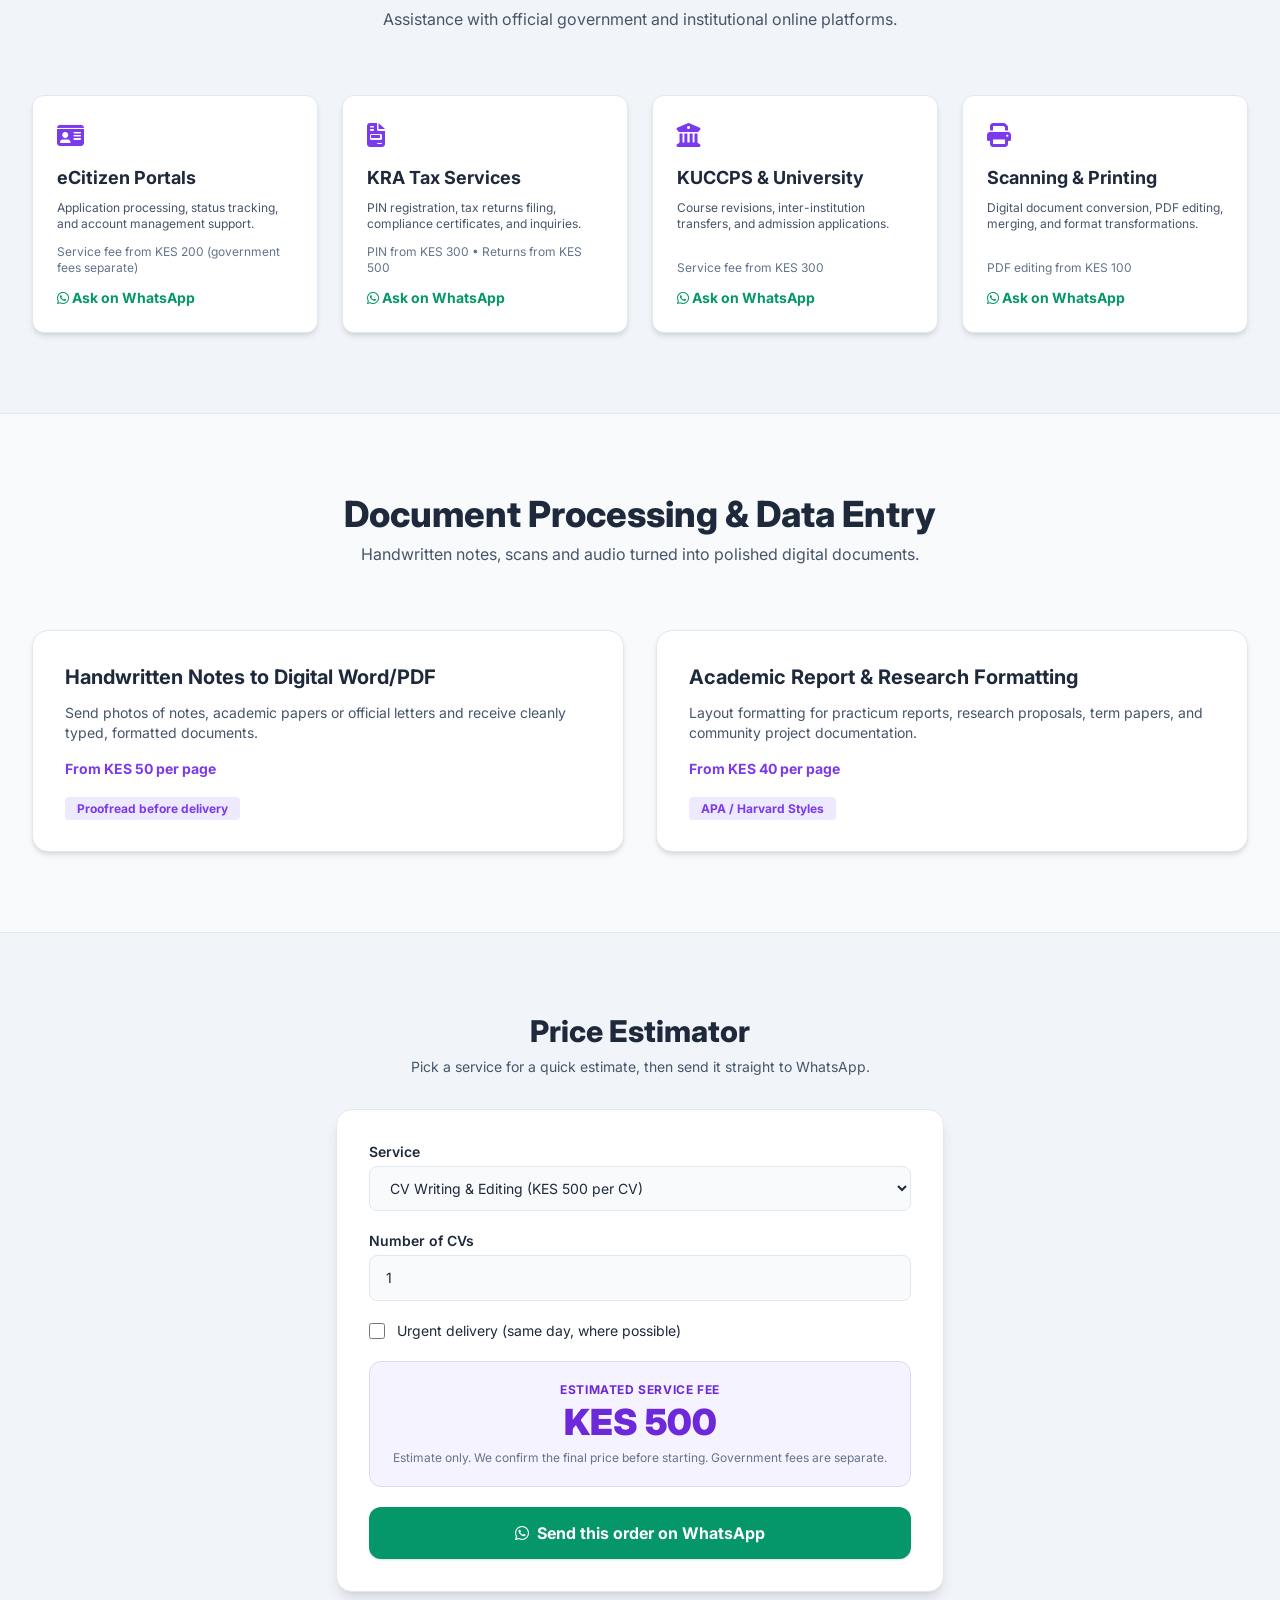
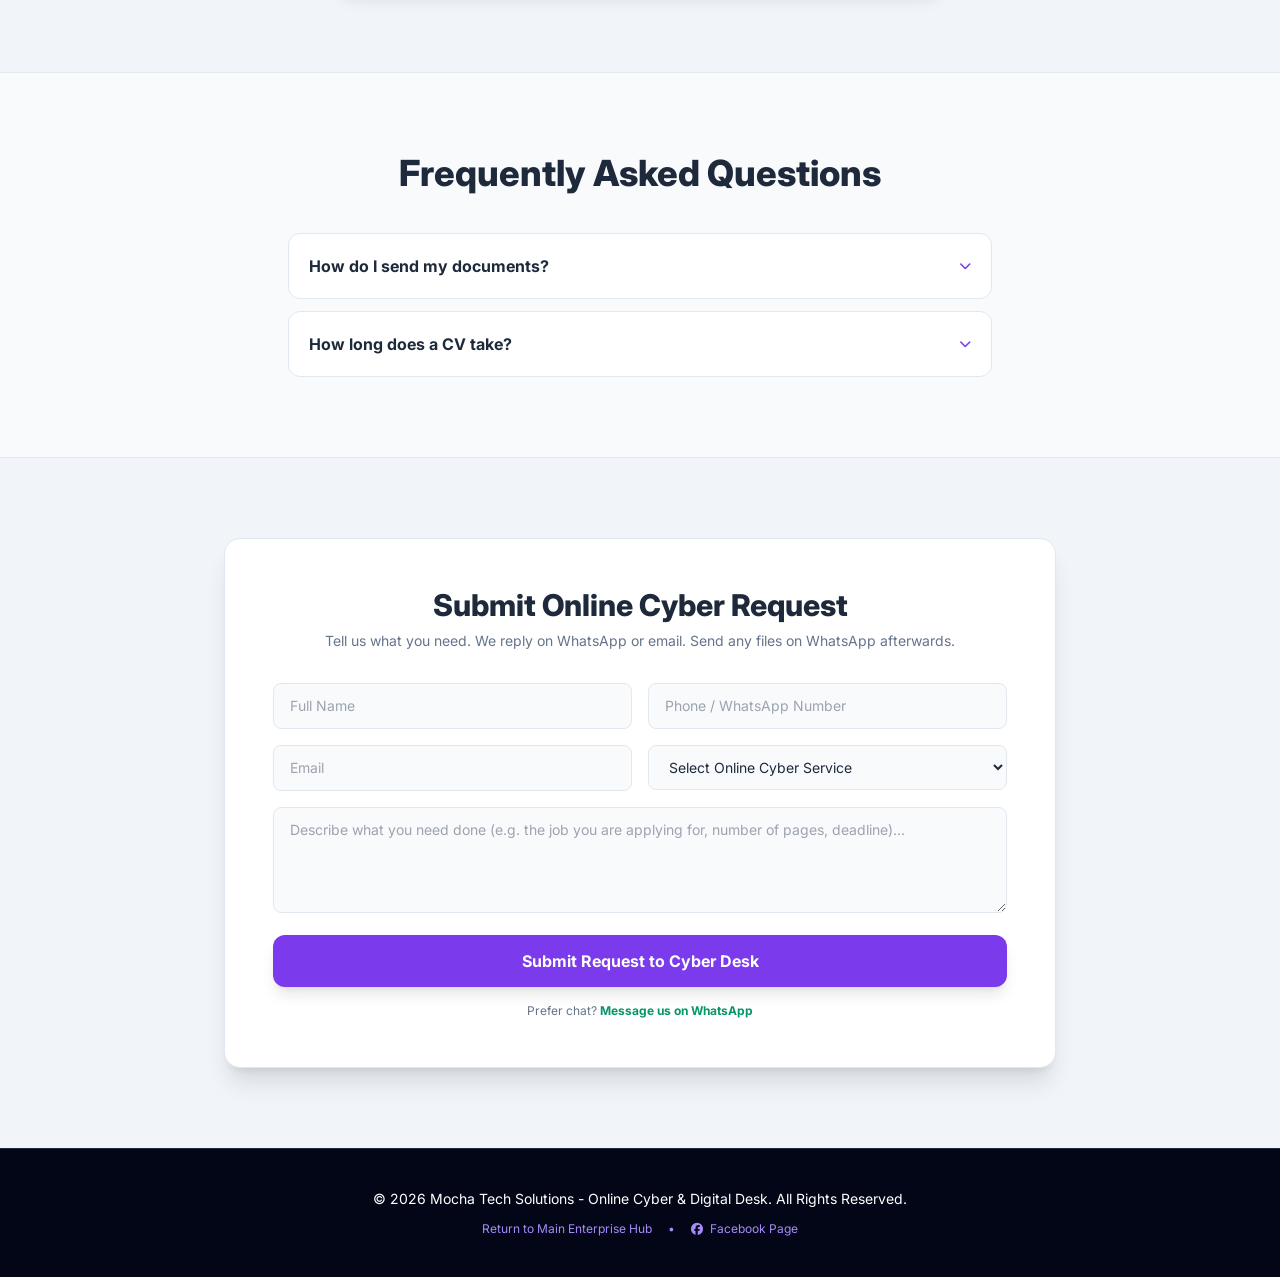
<file: online_cyber.html>
<!DOCTYPE html>
<html lang="en" class="light">
<head>
    <meta charset="UTF-8">
    <meta name="viewport" content="width=device-width, initial-scale=1.0">
    <title>Online Cyber Desk | CV Writing, KRA, eCitizen & Document Services | Mocha Tech</title>
    <meta name="description" content="CV writing and editing, cover letters, LinkedIn optimization, KRA and eCitizen help, typing, PDF editing and academic report formatting. Order online or on WhatsApp.">
    <meta name="theme-color" content="#5E17EB">
    <link rel="canonical" href="https://mochatech.co.ke/online_cyber.html">
    <link rel="manifest" href="manifest.json">
    <link rel="icon" href="icon.svg" type="image/svg+xml">
    <link rel="apple-touch-icon" href="icon.svg">

    <meta property="og:type" content="website">
    <meta property="og:site_name" content="Mocha Tech Solutions">
    <meta property="og:title" content="Online Cyber Desk: CVs, KRA, eCitizen & Documents">
    <meta property="og:description" content="Professional CV editing, portal help and document services delivered to your phone or inbox.">
    <meta property="og:url" content="https://mochatech.co.ke/online_cyber.html">
    <meta property="og:image" content="https://mochatech.co.ke/og-image.png">
    <meta name="twitter:card" content="summary_large_image">

    <script type="application/ld+json">
    {
      "@context": "https://schema.org",
      "@type": "ProfessionalService",
      "name": "Mocha Tech Online Cyber Desk",
      "url": "https://mochatech.co.ke/online_cyber.html",
      "telephone": "+254740218750",
      "email": "mochatechsites@gmail.com",
      "sameAs": ["https://www.facebook.com/profile.php?id=100076974970531"],
      "areaServed": "KE",
      "description": "CV writing, cover letters, LinkedIn optimization, KRA and eCitizen portal assistance, typing, PDF editing and academic report formatting."
    }
    </script>

    <script>
        try {
            var t = localStorage.getItem('theme');
            if (t === 'dark' || (!t && window.matchMedia('(prefers-color-scheme: dark)').matches)) {
                document.documentElement.classList.add('dark');
            }
        } catch (e) {}
    </script>

    <link rel="preconnect" href="https://fonts.googleapis.com">
    <link rel="preconnect" href="https://fonts.gstatic.com" crossorigin>
    <link href="https://fonts.googleapis.com/css2?family=Inter:wght@400;500;600;700;800;900&display=swap" rel="stylesheet">
    <link rel="stylesheet" href="https://cdnjs.cloudflare.com/ajax/libs/font-awesome/6.4.0/css/all.min.css" crossorigin="anonymous">
    <script src="firebase-config.js"></script>
    <script src="config.js"></script>
    <script src="core.js"></script>
    <link rel="stylesheet" href="styles.css">
</head>
<body class="bg-slate-50 text-slate-800 dark:bg-slate-950 dark:text-slate-100 transition-colors duration-300 relative min-h-screen selection:bg-violet-600 selection:text-white pt-[73px]">

    <a href="#cv-services" class="skip-link">Skip to content</a>

    <nav aria-label="Main navigation" class="fixed top-0 left-0 right-0 bg-white/95 dark:bg-slate-900/95 backdrop-blur-md shadow-md z-50 border-b border-slate-200 dark:border-slate-800">
        <div class="max-w-7xl mx-auto px-4 sm:px-6 lg:px-8 py-4 flex justify-between items-center">
            <a href="index.html" class="text-lg sm:text-xl font-extrabold tracking-tight text-violet-600 dark:text-electricBlue">MOCHA<span class="text-slate-800 dark:text-white">TECH</span> <span class="text-xs uppercase px-2 py-0.5 rounded bg-violet-100 dark:bg-violet-900 text-violet-600 dark:text-violet-300 ml-1">Cyber Hub</span></a>

            <div class="hidden md:flex items-center space-x-6 font-medium text-sm">
                <a href="index.html" class="hover:text-violet-600 dark:hover:text-electricBlue transition">🏠 Main Enterprise</a>
                <a href="#cv-services" class="hover:text-violet-600 dark:hover:text-electricBlue transition">CV & Writing</a>
                <a href="#portal-services" class="hover:text-violet-600 dark:hover:text-electricBlue transition">Portal Services</a>
                <a href="#typing" class="hover:text-violet-600 dark:hover:text-electricBlue transition">Typing & Data</a>
                <a href="#calculator" class="hover:text-violet-600 dark:hover:text-electricBlue transition">Price Calculator</a>
                <a href="#faq" class="hover:text-violet-600 dark:hover:text-electricBlue transition">FAQ</a>
                <a href="#cyber-contact" class="font-bold text-violet-600 dark:text-electricBlue hover:underline">Submit Request</a>
            </div>

            <div class="flex items-center gap-3">
                <button id="themeToggle" type="button" class="p-2 rounded-lg bg-slate-100 dark:bg-slate-800 text-slate-700 dark:text-yellow-400 transition" title="Toggle light/dark mode" aria-label="Toggle light or dark mode">
                    <i class="fa-solid fa-moon dark:hidden" aria-hidden="true"></i>
                    <i class="fa-solid fa-sun hidden dark:inline" aria-hidden="true"></i>
                </button>
                <a href="https://wa.me/254740218750?text=Hello%2C%20I%20need%20help%20from%20the%20Online%20Cyber%20Desk." target="_blank" rel="noopener" class="hidden sm:flex bg-emerald-600 hover:bg-emerald-700 text-white text-xs sm:text-sm px-4 py-2 rounded-lg font-semibold transition items-center gap-2 shadow">
                    <i class="fab fa-whatsapp text-lg" aria-hidden="true"></i> Live Support
                </a>
                <button id="mobileMenuBtn" type="button" class="md:hidden p-2 rounded-lg text-slate-700 dark:text-slate-200 hover:bg-slate-100 dark:hover:bg-slate-800" aria-label="Toggle navigation menu" aria-expanded="false" aria-controls="mobileMenu">
                    <i class="fas fa-bars text-xl" aria-hidden="true"></i>
                </button>
            </div>
        </div>

        <div id="mobileMenu" class="hidden md:hidden bg-white dark:bg-slate-900 border-b border-slate-200 dark:border-slate-800 px-6 py-5 space-y-4 font-medium shadow-2xl">
            <a href="index.html" class="block text-violet-600 dark:text-electricBlue font-bold py-1 border-b border-slate-100 dark:border-slate-800">🏠 Return to Main Enterprise Hub</a>
            <a href="#cv-services" class="mobile-link block hover:text-violet-600 py-1 border-b border-slate-100 dark:border-slate-800">CV & Writing Services</a>
            <a href="#portal-services" class="mobile-link block hover:text-violet-600 py-1 border-b border-slate-100 dark:border-slate-800">eCitizen & KRA Portals</a>
            <a href="#typing" class="mobile-link block hover:text-violet-600 py-1 border-b border-slate-100 dark:border-slate-800">Typing & Data Processing</a>
            <a href="#calculator" class="mobile-link block hover:text-violet-600 py-1 border-b border-slate-100 dark:border-slate-800">Price Calculator</a>
            <a href="#faq" class="mobile-link block hover:text-violet-600 py-1 border-b border-slate-100 dark:border-slate-800">FAQ</a>
            <a href="#cyber-contact" class="mobile-link block hover:text-violet-600 py-1 font-bold">Submit Cyber Request</a>
            <a href="https://wa.me/254740218750?text=Hello%2C%20I%20need%20help%20from%20the%20Online%20Cyber%20Desk." target="_blank" rel="noopener" class="flex items-center justify-center gap-2 bg-emerald-600 text-white font-bold py-2.5 rounded-lg mt-2">
                <i class="fab fa-whatsapp" aria-hidden="true"></i> Live Support WhatsApp
            </a>
        </div>
    </nav>

    <main>
    <header class="py-16 sm:py-20 bg-gradient-to-br from-violet-950 via-slate-900 to-[#0B132B] text-white border-b border-violet-500/20 text-center px-4">
        <div class="max-w-4xl mx-auto space-y-6">
            <span class="inline-flex items-center gap-2 bg-violet-500/20 text-violet-300 border border-violet-500/30 px-4 py-1.5 rounded-full text-xs sm:text-sm font-semibold">
                <i class="fas fa-laptop-house" aria-hidden="true"></i> Mocha Tech Online Cyber & Digital Services Desk
            </span>
            <h1 class="text-3xl sm:text-5xl font-black tracking-tight leading-tight">
                Professional <span class="text-transparent bg-clip-text bg-gradient-to-r from-electricBlue to-pink-400">Online Cyber Services</span> & CV Editing
            </h1>
            <p class="text-slate-300 text-base sm:text-lg max-w-2xl mx-auto">
                Online document editing, CV formatting, government portal applications and digital administration, delivered to your WhatsApp or inbox.
            </p>
            <div class="flex justify-center gap-3 flex-wrap">
                <a href="#calculator" class="inline-flex items-center gap-2 bg-violet-600 hover:bg-violet-700 text-white font-bold px-8 py-4 rounded-xl shadow-lg transition">
                    Get a Price Estimate <i class="fas fa-calculator" aria-hidden="true"></i>
                </a>
                <a href="#cyber-contact" class="inline-flex items-center gap-2 bg-white/10 hover:bg-white/20 border border-white/20 text-white font-bold px-8 py-4 rounded-xl transition">
                    Request Service <i class="fas fa-arrow-down" aria-hidden="true"></i>
                </a>
            </div>
        </div>
    </header>

    <!-- HOW IT WORKS -->
    <section id="process" class="scroll-mt-24 py-14 max-w-7xl mx-auto px-4 sm:px-6 lg:px-8">
        <ol class="grid grid-cols-1 sm:grid-cols-3 gap-6 text-center">
            <li class="bg-white dark:bg-slate-900 p-6 rounded-2xl border border-slate-200 dark:border-slate-800 shadow-sm">
                <div class="mx-auto w-10 h-10 rounded-full bg-violet-600 text-white font-black flex items-center justify-center mb-3">1</div>
                <h2 class="font-bold">Send us your details</h2>
                <p class="text-sm text-slate-600 dark:text-slate-400 mt-1">Form or WhatsApp. Attach your documents on WhatsApp.</p>
            </li>
            <li class="bg-white dark:bg-slate-900 p-6 rounded-2xl border border-slate-200 dark:border-slate-800 shadow-sm">
                <div class="mx-auto w-10 h-10 rounded-full bg-violet-600 text-white font-black flex items-center justify-center mb-3">2</div>
                <h2 class="font-bold">We work on it</h2>
                <p class="text-sm text-slate-600 dark:text-slate-400 mt-1">We confirm the price first, then start.</p>
            </li>
            <li class="bg-white dark:bg-slate-900 p-6 rounded-2xl border border-slate-200 dark:border-slate-800 shadow-sm">
                <div class="mx-auto w-10 h-10 rounded-full bg-emerald-600 text-white font-black flex items-center justify-center mb-3">3</div>
                <h2 class="font-bold">Receive & pay</h2>
                <p class="text-sm text-slate-600 dark:text-slate-400 mt-1">Get your files by WhatsApp or email. Pay by M-Pesa.</p>
            </li>
        </ol>
    </section>

    <!-- CV -->
    <section id="cv-services" class="scroll-mt-24 py-20 max-w-7xl mx-auto px-4 sm:px-6 lg:px-8">
        <div class="text-center mb-16">
            <h2 class="text-3xl sm:text-4xl font-extrabold">Professional CV Writing & Editing</h2>
            <p class="text-slate-600 dark:text-slate-400 mt-2">Clean, well-structured CVs that are easy for recruiters and applicant tracking systems to read.</p>
        </div>

        <div class="grid grid-cols-1 md:grid-cols-3 gap-8">
            <article class="bg-white dark:bg-slate-900 p-8 rounded-2xl shadow-md border border-slate-200 dark:border-slate-800 flex flex-col justify-between">
                <div>
                    <div class="text-violet-600 dark:text-electricBlue text-3xl mb-4"><i class="fas fa-file-alt" aria-hidden="true"></i></div>
                    <h3 class="font-bold text-xl mb-3">CV & Resume Formatting</h3>
                    <p class="text-sm text-slate-600 dark:text-slate-400 leading-relaxed mb-4">Redesign and professional wording for fresh graduates, career switchers, and experienced professionals.</p>
                    <p class="text-sm font-bold text-violet-600 dark:text-electricBlue mb-4">From KES <span data-price="cv">500</span></p>
                </div>
                <div>
                    <div class="text-xs font-bold text-emerald-600 dark:text-emerald-400 mb-4">Typical 24-hour turnaround</div>
                    <a href="https://wa.me/254740218750?text=Hi%2C%20I%20need%20CV%20Writing%20%26%20Editing." target="_blank" rel="noopener" class="block text-center bg-emerald-600 hover:bg-emerald-700 text-white font-bold py-2.5 rounded-lg text-sm transition"><i class="fab fa-whatsapp" aria-hidden="true"></i> Order on WhatsApp</a>
                </div>
            </article>

            <article class="bg-white dark:bg-slate-900 p-8 rounded-2xl shadow-md border border-slate-200 dark:border-slate-800 flex flex-col justify-between">
                <div>
                    <div class="text-violet-600 dark:text-electricBlue text-3xl mb-4"><i class="fas fa-user-tie" aria-hidden="true"></i></div>
                    <h3 class="font-bold text-xl mb-3">Cover Letter Drafting</h3>
                    <p class="text-sm text-slate-600 dark:text-slate-400 leading-relaxed mb-4">Tailored cover letters matched to the job description you are applying for.</p>
                    <p class="text-sm font-bold text-violet-600 dark:text-electricBlue mb-4">From KES <span data-price="cover">300</span></p>
                </div>
                <div>
                    <div class="text-xs font-bold text-emerald-600 dark:text-emerald-400 mb-4">Customized to each job</div>
                    <a href="https://wa.me/254740218750?text=Hi%2C%20I%20need%20a%20Cover%20Letter." target="_blank" rel="noopener" class="block text-center bg-emerald-600 hover:bg-emerald-700 text-white font-bold py-2.5 rounded-lg text-sm transition"><i class="fab fa-whatsapp" aria-hidden="true"></i> Order on WhatsApp</a>
                </div>
            </article>

            <article class="bg-white dark:bg-slate-900 p-8 rounded-2xl shadow-md border border-slate-200 dark:border-slate-800 flex flex-col justify-between">
                <div>
                    <div class="text-violet-600 dark:text-electricBlue text-3xl mb-4"><i class="fas fa-award" aria-hidden="true"></i></div>
                    <h3 class="font-bold text-xl mb-3">LinkedIn Profile Optimization</h3>
                    <p class="text-sm text-slate-600 dark:text-slate-400 leading-relaxed mb-4">Keyword-rich headline, summary and experience sections to improve how recruiters find you.</p>
                    <p class="text-sm font-bold text-violet-600 dark:text-electricBlue mb-4">From KES <span data-price="linkedin">800</span></p>
                </div>
                <div>
                    <div class="text-xs font-bold text-emerald-600 dark:text-emerald-400 mb-4">Boost your visibility</div>
                    <a href="https://wa.me/254740218750?text=Hi%2C%20I%20need%20LinkedIn%20Profile%20Optimization." target="_blank" rel="noopener" class="block text-center bg-emerald-600 hover:bg-emerald-700 text-white font-bold py-2.5 rounded-lg text-sm transition"><i class="fab fa-whatsapp" aria-hidden="true"></i> Order on WhatsApp</a>
                </div>
            </article>
        </div>
    </section>

    <!-- PORTALS -->
    <section id="portal-services" class="scroll-mt-24 py-20 bg-slate-100 dark:bg-slate-900/50 border-y border-slate-200 dark:border-slate-800">
        <div class="max-w-7xl mx-auto px-4 sm:px-6 lg:px-8">
            <div class="text-center mb-16">
                <h2 class="text-3xl sm:text-4xl font-extrabold">Online Portal & Government Services</h2>
                <p class="text-slate-600 dark:text-slate-400 mt-2">Assistance with official government and institutional online platforms.</p>
            </div>

            <div class="grid grid-cols-1 sm:grid-cols-2 lg:grid-cols-4 gap-6">
                <article class="bg-white dark:bg-slate-900 p-6 rounded-xl shadow-md border border-slate-200 dark:border-slate-800 flex flex-col">
                    <div class="text-violet-600 dark:text-electricBlue text-2xl mb-3"><i class="fas fa-id-card" aria-hidden="true"></i></div>
                    <h3 class="font-bold text-lg mb-2">eCitizen Portals</h3>
                    <p class="text-xs text-slate-600 dark:text-slate-400 mb-3 flex-1">Application processing, status tracking, and account management support.</p>
                    <p class="text-xs text-slate-500 mb-3">Service fee from KES <span data-price="ecitizen">200</span> (government fees separate)</p>
                    <a href="https://wa.me/254740218750?text=Hi%2C%20I%20need%20help%20with%20eCitizen." target="_blank" rel="noopener" class="text-emerald-600 dark:text-emerald-400 text-sm font-bold hover:underline"><i class="fab fa-whatsapp" aria-hidden="true"></i> Ask on WhatsApp</a>
                </article>
                <article class="bg-white dark:bg-slate-900 p-6 rounded-xl shadow-md border border-slate-200 dark:border-slate-800 flex flex-col">
                    <div class="text-violet-600 dark:text-electricBlue text-2xl mb-3"><i class="fas fa-file-invoice" aria-hidden="true"></i></div>
                    <h3 class="font-bold text-lg mb-2">KRA Tax Services</h3>
                    <p class="text-xs text-slate-600 dark:text-slate-400 mb-3 flex-1">PIN registration, tax returns filing, compliance certificates, and inquiries.</p>
                    <p class="text-xs text-slate-500 mb-3">PIN from KES <span data-price="kraPin">300</span> • Returns from KES <span data-price="kraReturns">500</span></p>
                    <a href="https://wa.me/254740218750?text=Hi%2C%20I%20need%20help%20with%20KRA." target="_blank" rel="noopener" class="text-emerald-600 dark:text-emerald-400 text-sm font-bold hover:underline"><i class="fab fa-whatsapp" aria-hidden="true"></i> Ask on WhatsApp</a>
                </article>
                <article class="bg-white dark:bg-slate-900 p-6 rounded-xl shadow-md border border-slate-200 dark:border-slate-800 flex flex-col">
                    <div class="text-violet-600 dark:text-electricBlue text-2xl mb-3"><i class="fas fa-university" aria-hidden="true"></i></div>
                    <h3 class="font-bold text-lg mb-2">KUCCPS & University</h3>
                    <p class="text-xs text-slate-600 dark:text-slate-400 mb-3 flex-1">Course revisions, inter-institution transfers, and admission applications.</p>
                    <p class="text-xs text-slate-500 mb-3">Service fee from KES <span data-price="kuccps">300</span></p>
                    <a href="https://wa.me/254740218750?text=Hi%2C%20I%20need%20help%20with%20KUCCPS%20%2F%20university%20applications." target="_blank" rel="noopener" class="text-emerald-600 dark:text-emerald-400 text-sm font-bold hover:underline"><i class="fab fa-whatsapp" aria-hidden="true"></i> Ask on WhatsApp</a>
                </article>
                <article class="bg-white dark:bg-slate-900 p-6 rounded-xl shadow-md border border-slate-200 dark:border-slate-800 flex flex-col">
                    <div class="text-violet-600 dark:text-electricBlue text-2xl mb-3"><i class="fas fa-print" aria-hidden="true"></i></div>
                    <h3 class="font-bold text-lg mb-2">Scanning & Printing</h3>
                    <p class="text-xs text-slate-600 dark:text-slate-400 mb-3 flex-1">Digital document conversion, PDF editing, merging, and format transformations.</p>
                    <p class="text-xs text-slate-500 mb-3">PDF editing from KES <span data-price="pdf">100</span></p>
                    <a href="https://wa.me/254740218750?text=Hi%2C%20I%20need%20scanning%2C%20printing%20or%20PDF%20help." target="_blank" rel="noopener" class="text-emerald-600 dark:text-emerald-400 text-sm font-bold hover:underline"><i class="fab fa-whatsapp" aria-hidden="true"></i> Ask on WhatsApp</a>
                </article>
            </div>
        </div>
    </section>

    <!-- TYPING -->
    <section id="typing" class="scroll-mt-24 py-20 max-w-7xl mx-auto px-4 sm:px-6 lg:px-8">
        <div class="text-center mb-16">
            <h2 class="text-3xl sm:text-4xl font-extrabold">Document Processing & Data Entry</h2>
            <p class="text-slate-600 dark:text-slate-400 mt-2">Handwritten notes, scans and audio turned into polished digital documents.</p>
        </div>

        <div class="grid grid-cols-1 md:grid-cols-2 gap-8">
            <article class="bg-white dark:bg-slate-900 p-8 rounded-2xl shadow-md border border-slate-200 dark:border-slate-800">
                <h3 class="text-xl font-bold mb-3">Handwritten Notes to Digital Word/PDF</h3>
                <p class="text-sm text-slate-600 dark:text-slate-400 mb-4">Send photos of notes, academic papers or official letters and receive cleanly typed, formatted documents.</p>
                <p class="text-sm font-bold text-violet-600 dark:text-electricBlue mb-4">From KES <span data-price="typing">50</span> per page</p>
                <span class="text-xs font-bold bg-violet-100 dark:bg-violet-900/40 text-violet-600 dark:text-violet-300 px-3 py-1 rounded">Proofread before delivery</span>
            </article>

            <article class="bg-white dark:bg-slate-900 p-8 rounded-2xl shadow-md border border-slate-200 dark:border-slate-800">
                <h3 class="text-xl font-bold mb-3">Academic Report & Research Formatting</h3>
                <p class="text-sm text-slate-600 dark:text-slate-400 mb-4">Layout formatting for practicum reports, research proposals, term papers, and community project documentation.</p>
                <p class="text-sm font-bold text-violet-600 dark:text-electricBlue mb-4">From KES <span data-price="academic">40</span> per page</p>
                <span class="text-xs font-bold bg-violet-100 dark:bg-violet-900/40 text-violet-600 dark:text-violet-300 px-3 py-1 rounded">APA / Harvard Styles</span>
            </article>
        </div>
    </section>

    <!-- PRICE CALCULATOR -->
    <section id="calculator" class="scroll-mt-24 py-20 bg-slate-100 dark:bg-slate-900/50 border-y border-slate-200 dark:border-slate-800">
        <div class="max-w-2xl mx-auto px-4 sm:px-6 lg:px-8">
            <div class="text-center mb-8">
                <h2 class="text-3xl font-extrabold">Price Estimator</h2>
                <p class="text-slate-600 dark:text-slate-400 mt-2 text-sm">Pick a service for a quick estimate, then send it straight to WhatsApp.</p>
            </div>
            <div class="bg-white dark:bg-slate-900 p-6 sm:p-8 rounded-2xl shadow-lg border border-slate-200 dark:border-slate-800 space-y-5">
                <div>
                    <label for="calcService" class="block text-sm font-semibold mb-1">Service</label>
                    <select id="calcService" class="w-full px-4 py-3 rounded-lg border border-slate-200 dark:border-slate-800 bg-slate-50 dark:bg-slate-950 text-sm focus:outline-none focus:border-violet-500"></select>
                </div>
                <div>
                    <label for="calcQty" id="calcQtyLabel" class="block text-sm font-semibold mb-1">Quantity</label>
                    <input id="calcQty" type="number" min="1" max="500" value="1" inputmode="numeric" class="w-full px-4 py-3 rounded-lg border border-slate-200 dark:border-slate-800 bg-slate-50 dark:bg-slate-950 text-sm focus:outline-none focus:border-violet-500">
                </div>
                <label class="flex items-center gap-3 text-sm cursor-pointer">
                    <input id="calcUrgent" type="checkbox" class="w-4 h-4 accent-violet-600">
                    <span>Urgent delivery (same day, where possible)</span>
                </label>
                <div class="rounded-xl bg-violet-50 dark:bg-violet-950/30 border border-violet-200 dark:border-violet-900/50 p-5 text-center">
                    <p class="text-xs text-violet-700 dark:text-violet-300 uppercase tracking-wider font-bold">Estimated service fee</p>
                    <p id="calcTotal" class="text-4xl font-black text-violet-700 dark:text-electricBlue mt-1" aria-live="polite">KES 0</p>
                    <p class="text-xs text-slate-500 mt-2">Estimate only. We confirm the final price before starting. Government fees are separate.</p>
                </div>
                <a id="calcWhatsapp" href="https://wa.me/254740218750" target="_blank" rel="noopener" class="flex items-center justify-center gap-2 bg-emerald-600 hover:bg-emerald-700 text-white font-bold py-3.5 rounded-xl transition shadow">
                    <i class="fab fa-whatsapp" aria-hidden="true"></i> Send this order on WhatsApp
                </a>
            </div>
        </div>
    </section>

    <!-- FAQ -->
    <section id="faq" class="scroll-mt-24 py-20 max-w-3xl mx-auto px-4 sm:px-6 lg:px-8">
        <h2 class="text-3xl sm:text-4xl font-extrabold text-center mb-10">Frequently Asked Questions</h2>
        <div class="space-y-3">
            <details class="faq bg-white dark:bg-slate-900 border border-slate-200 dark:border-slate-800 rounded-xl p-5">
                <summary class="font-bold cursor-pointer flex justify-between items-center gap-4">How do I send my documents? <i class="fas fa-chevron-down text-xs text-violet-600" aria-hidden="true"></i></summary>
                <p class="text-sm text-slate-600 dark:text-slate-400 mt-3">Submit the form, then send photos or files on WhatsApp (+254 740 218 750). The form itself does not take attachments.</p>
            </details>
            <details class="faq bg-white dark:bg-slate-900 border border-slate-200 dark:border-slate-800 rounded-xl p-5">
                <summary class="font-bold cursor-pointer flex justify-between items-center gap-4">How long does a CV take? <i class="fas fa-chevron-down text-xs text-violet-600" aria-hidden="true"></i></summary>
                <p class="text-sm text-slate-600 dark:text-slate-400 mt-3">Usually within 24 hours. Urgent same-day service is available when the workload allows.</p>
            </details>
        </div>
    </section>

    <!-- REQUEST FORM -->
    <section id="cyber-contact" class="scroll-mt-24 py-20 bg-slate-100 dark:bg-slate-900/50 border-t border-slate-200 dark:border-slate-800">
        <div class="max-w-4xl mx-auto px-4 sm:px-6 lg:px-8">
            <div class="bg-white dark:bg-slate-900 rounded-2xl shadow-xl p-8 sm:p-12 border border-slate-200 dark:border-slate-800">
                <div class="text-center mb-8">
                    <h2 class="text-2xl sm:text-3xl font-extrabold mb-2">Submit Online Cyber Request</h2>
                    <p class="text-sm text-slate-500">Tell us what you need. We reply on WhatsApp or email. Send any files on WhatsApp afterwards.</p>
                </div>

                <form action="https://formspree.io/f/mgaarnwn" method="POST" data-formspree class="space-y-4">
                    <input type="hidden" name="_subject" value="New Cyber Desk request - Mocha Tech website">
                    <input type="hidden" name="_next" value="https://mochatech.co.ke/thanks.html">
                    <input type="text" name="_gotcha" tabindex="-1" autocomplete="off" class="hp" aria-hidden="true">

                    <div class="grid grid-cols-1 sm:grid-cols-2 gap-4">
                        <div>
                            <label for="cName" class="sr-only">Full name</label>
                            <input id="cName" type="text" name="Full Name" placeholder="Full Name" required autocomplete="name" class="w-full px-4 py-3 rounded-lg border border-slate-200 dark:border-slate-800 bg-slate-50 dark:bg-slate-950 text-sm focus:outline-none focus:border-violet-500">
                        </div>
                        <div>
                            <label for="cPhone" class="sr-only">Phone or WhatsApp number</label>
                            <input id="cPhone" type="tel" name="Phone Number / WhatsApp" placeholder="Phone / WhatsApp Number" required autocomplete="tel" class="w-full px-4 py-3 rounded-lg border border-slate-200 dark:border-slate-800 bg-slate-50 dark:bg-slate-950 text-sm focus:outline-none focus:border-violet-500">
                        </div>
                    </div>
                    <div class="grid grid-cols-1 sm:grid-cols-2 gap-4">
                        <div>
                            <label for="cEmail" class="sr-only">Email</label>
                            <input id="cEmail" type="email" name="email" placeholder="Email" required autocomplete="email" class="w-full px-4 py-3 rounded-lg border border-slate-200 dark:border-slate-800 bg-slate-50 dark:bg-slate-950 text-sm focus:outline-none focus:border-violet-500">
                        </div>
                        <div>
                            <label for="cService" class="sr-only">Service required</label>
                            <select id="cService" name="Cyber Service Required" required class="w-full px-4 py-3 rounded-lg border border-slate-200 dark:border-slate-800 bg-slate-50 dark:bg-slate-950 text-sm focus:outline-none focus:border-violet-500">
                                <option value="" disabled selected>Select Online Cyber Service</option>
                                <option value="CV Writing and Editing">CV Writing & Editing</option>
                                <option value="Cover Letter & LinkedIn">Cover Letter & LinkedIn Optimization</option>
                                <option value="eCitizen Portal Service">eCitizen Portal Service</option>
                                <option value="KRA Tax Filing">KRA Tax Filing & Registration</option>
                                <option value="Document Typing & PDF Editing">Document Typing & PDF Editing</option>
                                <option value="Academic Report Formatting">Academic Report Formatting</option>
                            </select>
                        </div>
                    </div>
                    <div>
                        <label for="cDetails" class="sr-only">Service details</label>
                        <textarea id="cDetails" name="Service Details" rows="4" placeholder="Describe what you need done (e.g. the job you are applying for, number of pages, deadline)..." class="w-full px-4 py-3 rounded-lg border border-slate-200 dark:border-slate-800 bg-slate-50 dark:bg-slate-950 text-sm focus:outline-none focus:border-violet-500" required></textarea>
                    </div>

                    <button type="submit" class="w-full bg-violet-600 hover:bg-violet-700 text-white font-bold py-3.5 rounded-xl transition shadow-lg">Submit Request to Cyber Desk</button>
                    <p class="text-center text-xs text-slate-500">Prefer chat? <a href="https://wa.me/254740218750?text=Hello%2C%20I%20need%20help%20from%20the%20Online%20Cyber%20Desk." target="_blank" rel="noopener" class="text-emerald-600 dark:text-emerald-400 font-bold hover:underline">Message us on WhatsApp</a></p>
                </form>
            </div>
        </div>
    </section>
    </main>

    <a href="https://wa.me/254740218750?text=Hello%2C%20I%20need%20help%20from%20the%20Online%20Cyber%20Desk." target="_blank" rel="noopener" class="fixed bottom-6 right-6 bg-emerald-500 hover:bg-emerald-600 text-white p-4 rounded-full shadow-2xl z-50 transition-all transform hover:scale-110 flex items-center justify-center group" title="Chat on WhatsApp" aria-label="Chat on WhatsApp">
        <i class="fab fa-whatsapp text-3xl" aria-hidden="true"></i>
        <span class="max-w-0 overflow-hidden whitespace-nowrap group-hover:max-w-xs transition-all duration-300 ease-in-out font-bold text-sm ml-0 group-hover:ml-2">Live Support</span>
    </a>

    <footer class="bg-slate-950 text-white py-10 border-t border-slate-800 text-center text-sm">
        <div class="max-w-7xl mx-auto px-4 space-y-3">
            <p>&copy; 2026 Mocha Tech Solutions - Online Cyber & Digital Desk. All Rights Reserved.</p>
            <p class="text-xs text-violet-400 flex justify-center gap-4">
                <a href="index.html" class="hover:underline">Return to Main Enterprise Hub</a>
                <span>•</span>
                <a href="https://www.facebook.com/profile.php?id=100076974970531" target="_blank" rel="noopener" class="hover:underline text-blue-400"><i class="fab fa-facebook mr-1"></i> Facebook Page</a>
            </p>
        </div>
    </footer>

    <script src="form.js" defer></script>
    <script src="live.js" defer></script>
    <script>
        /* Dynamically reads prices set by the Admin */
        var DEFAULT_PRICES = {
            cv: 500, cover: 300, linkedin: 800, ecitizen: 200, kraPin: 300, kraReturns: 500, kuccps: 300, pdf: 100, typing: 50, academic: 40
        };
        var PRICES = Object.assign({}, DEFAULT_PRICES, (window.MOCHA && MOCHA.prices) || {});
        var URGENT_MULTIPLIER = 1.5;

        (function () {
            document.querySelectorAll('[data-price]').forEach(function (el) {
                var key = el.getAttribute('data-price');
                if (PRICES[key]) el.textContent = PRICES[key].toLocaleString('en-KE');
            });

            var sel = document.getElementById('calcService');
            var qty = document.getElementById('calcQty');
            var qtyLabel = document.getElementById('calcQtyLabel');
            var urgent = document.getElementById('calcUrgent');
            var total = document.getElementById('calcTotal');
            var wa = document.getElementById('calcWhatsapp');
            if (!sel) return;

            var serviceMap = {
                cv: { label: 'CV Writing & Editing', unit: 'CV' },
                cover: { label: 'Cover Letter', unit: 'letter' },
                linkedin: { label: 'LinkedIn Optimization', unit: 'profile' },
                ecitizen: { label: 'eCitizen Service', unit: 'application' },
                kraPin: { label: 'KRA PIN Registration', unit: 'registration' },
                kraReturns: { label: 'KRA Tax Returns Filing', unit: 'return' },
                kuccps: { label: 'KUCCPS / University Application', unit: 'application' },
                pdf: { label: 'PDF Editing / Merging', unit: 'document' },
                typing: { label: 'Typing (handwritten to Word)', unit: 'page' },
                academic: { label: 'Academic Report Formatting', unit: 'page' }
            };

            Object.keys(serviceMap).forEach(function (k) {
                var fee = PRICES[k] || 100;
                var o = document.createElement('option');
                o.value = k;
                o.textContent = serviceMap[k].label + ' (KES ' + fee + ' per ' + serviceMap[k].unit + ')';
                sel.appendChild(o);
            });

            function update() {
                var k = sel.value;
                var fee = PRICES[k] || 100;
                var info = serviceMap[k];
                var n = Math.max(1, Math.min(500, parseInt(qty.value, 10) || 1));
                var sum = fee * n * (urgent.checked ? URGENT_MULTIPLIER : 1);
                sum = Math.round(sum);
                qtyLabel.textContent = 'Number of ' + info.unit + 's';
                total.textContent = 'KES ' + sum.toLocaleString('en-KE');
                var msg = 'Hi, I would like to order: ' + info.label + ', quantity ' + n + ' ' + info.unit + (n > 1 ? 's' : '') +
                    (urgent.checked ? ' (urgent)' : '') + '. Estimated fee: KES ' + sum.toLocaleString('en-KE') + '.';
                wa.href = 'https://wa.me/254740218750?text=' + encodeURIComponent(msg);
            }
            [sel, qty, urgent].forEach(function (el) { el.addEventListener('input', update); el.addEventListener('change', update); });
            update();
        })();

        (function () {
            var btn = document.getElementById('themeToggle');
            var root = document.documentElement;
            if (!btn) return;
            btn.addEventListener('click', function () {
                var dark = root.classList.toggle('dark');
                try { localStorage.setItem('theme', dark ? 'dark' : 'light'); } catch (e) {}
            });
        })();

        (function () {
            var btn = document.getElementById('mobileMenuBtn');
            var menu = document.getElementById('mobileMenu');
            if (!btn) return;
            function setOpen(open) {
                menu.classList.toggle('hidden', !open);
                btn.setAttribute('aria-expanded', open ? 'true' : 'false');
                btn.querySelector('i').className = open ? 'fas fa-xmark text-xl' : 'fas fa-bars text-xl';
            }
            btn.addEventListener('click', function () { setOpen(menu.classList.contains('hidden')); });
            document.querySelectorAll('.mobile-link').forEach(function (l) {
                l.addEventListener('click', function () { setOpen(false); });
            });
            document.addEventListener('keydown', function (e) { if (e.key === 'Escape') setOpen(false); });
        })();

        if ('serviceWorker' in navigator) {
            window.addEventListener('load', function () {
                navigator.serviceWorker.register('sw.js').catch(function () {});
            });
        }
    </script>
</body>
</html>
</file>
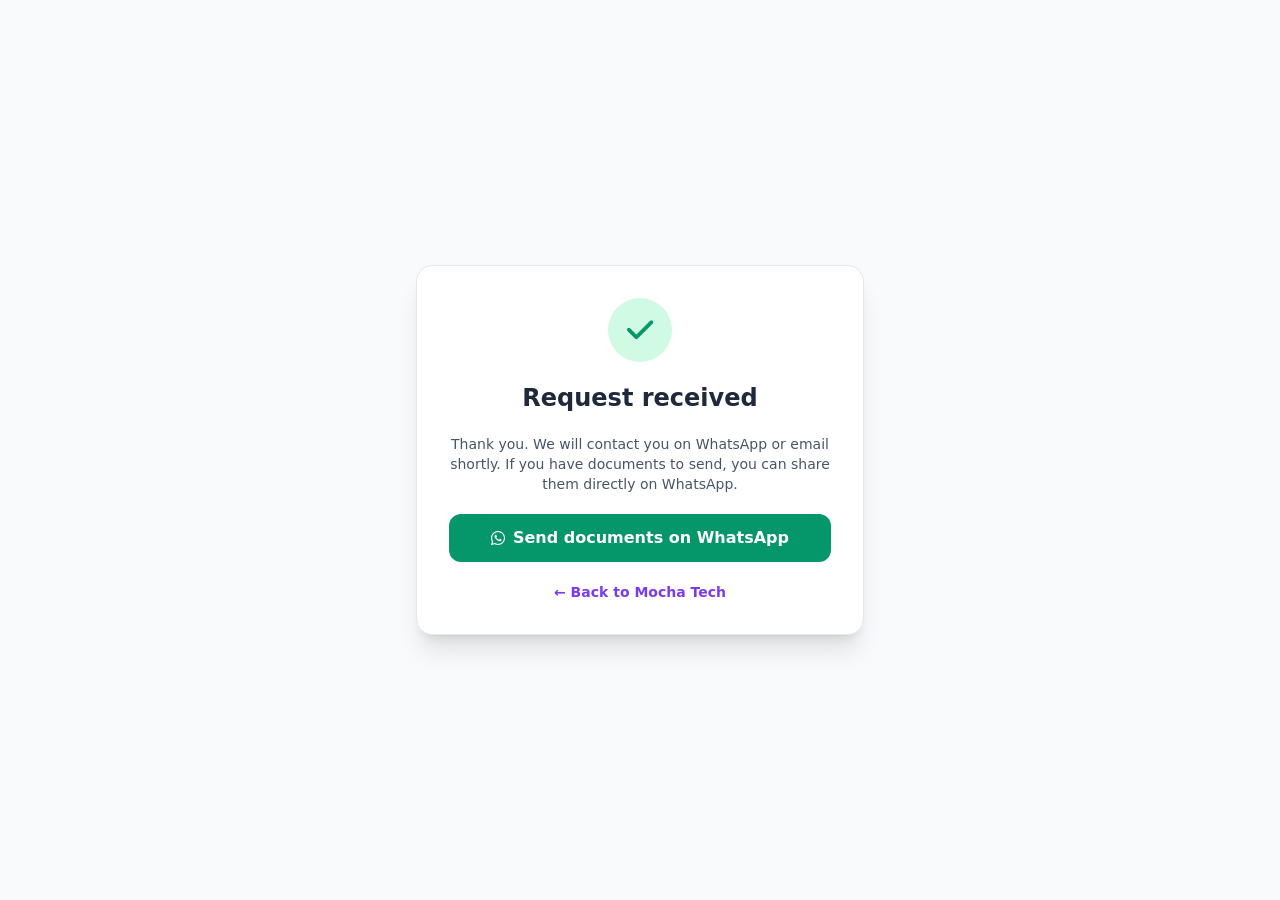
<file: thanks.html>
<!DOCTYPE html>
<html lang="en">
<head>
    <meta charset="UTF-8">
    <meta name="viewport" content="width=device-width, initial-scale=1.0">
    <title>Thank You | Mocha Tech Solutions</title>
    <meta name="robots" content="noindex">
    <meta name="theme-color" content="#5E17EB">
    <link rel="icon" href="icon.svg" type="image/svg+xml">
    <script>
        try {
            var t = localStorage.getItem('theme');
            if (t === 'dark' || (!t && window.matchMedia('(prefers-color-scheme: dark)').matches)) document.documentElement.classList.add('dark');
        } catch (e) {}
    </script>
    <link rel="stylesheet" href="https://cdnjs.cloudflare.com/ajax/libs/font-awesome/6.4.0/css/all.min.css" crossorigin="anonymous">
    <script src="firebase-config.js"></script>
    <script src="config.js"></script>
    <script src="core.js"></script>
    <link rel="stylesheet" href="styles.css">
</head>
<body class="bg-slate-50 text-slate-800 dark:bg-slate-950 dark:text-slate-100 min-h-screen flex items-center justify-center px-4">
    <main class="max-w-md w-full text-center bg-white dark:bg-slate-900 border border-slate-200 dark:border-slate-800 rounded-2xl shadow-xl p-8 space-y-5">
        <div class="mx-auto w-16 h-16 rounded-full bg-emerald-100 dark:bg-emerald-900/40 text-emerald-600 dark:text-emerald-400 flex items-center justify-center text-3xl">
            <i class="fas fa-check" aria-hidden="true"></i>
        </div>
        <h1 class="text-2xl font-extrabold">Request received</h1>
        <p class="text-sm text-slate-600 dark:text-slate-400">Thank you. We will contact you on WhatsApp or email shortly. If you have documents to send, you can share them directly on WhatsApp.</p>
        <a href="https://wa.me/254740218750?text=Hi%2C%20I%20just%20submitted%20a%20request%20on%20your%20website." target="_blank" rel="noopener" class="flex items-center justify-center gap-2 bg-emerald-600 hover:bg-emerald-700 text-white font-bold py-3 rounded-xl transition">
            <i class="fab fa-whatsapp" aria-hidden="true"></i> Send documents on WhatsApp
        </a>
        <a href="index.html" class="block text-sm text-violet-600 dark:text-electricBlue font-semibold hover:underline">&larr; Back to Mocha Tech</a>
    </main>
    <script src="live.js" defer></script>
</body>
</html>
</file>
<file: styles.css>
*,:after,:before{--tw-border-spacing-x:0;--tw-border-spacing-y:0;--tw-translate-x:0;--tw-translate-y:0;--tw-rotate:0;--tw-skew-x:0;--tw-skew-y:0;--tw-scale-x:1;--tw-scale-y:1;--tw-pan-x: ;--tw-pan-y: ;--tw-pinch-zoom: ;--tw-scroll-snap-strictness:proximity;--tw-gradient-from-position: ;--tw-gradient-via-position: ;--tw-gradient-to-position: ;--tw-ordinal: ;--tw-slashed-zero: ;--tw-numeric-figure: ;--tw-numeric-spacing: ;--tw-numeric-fraction: ;--tw-ring-inset: ;--tw-ring-offset-width:0px;--tw-ring-offset-color:#fff;--tw-ring-color:rgba(59,130,246,.5);--tw-ring-offset-shadow:0 0 #0000;--tw-ring-shadow:0 0 #0000;--tw-shadow:0 0 #0000;--tw-shadow-colored:0 0 #0000;--tw-blur: ;--tw-brightness: ;--tw-contrast: ;--tw-grayscale: ;--tw-hue-rotate: ;--tw-invert: ;--tw-saturate: ;--tw-sepia: ;--tw-drop-shadow: ;--tw-backdrop-blur: ;--tw-backdrop-brightness: ;--tw-backdrop-contrast: ;--tw-backdrop-grayscale: ;--tw-backdrop-hue-rotate: ;--tw-backdrop-invert: ;--tw-backdrop-opacity: ;--tw-backdrop-saturate: ;--tw-backdrop-sepia: ;--tw-contain-size: ;--tw-contain-layout: ;--tw-contain-paint: ;--tw-contain-style: }::backdrop{--tw-border-spacing-x:0;--tw-border-spacing-y:0;--tw-translate-x:0;--tw-translate-y:0;--tw-rotate:0;--tw-skew-x:0;--tw-skew-y:0;--tw-scale-x:1;--tw-scale-y:1;--tw-pan-x: ;--tw-pan-y: ;--tw-pinch-zoom: ;--tw-scroll-snap-strictness:proximity;--tw-gradient-from-position: ;--tw-gradient-via-position: ;--tw-gradient-to-position: ;--tw-ordinal: ;--tw-slashed-zero: ;--tw-numeric-figure: ;--tw-numeric-spacing: ;--tw-numeric-fraction: ;--tw-ring-inset: ;--tw-ring-offset-width:0px;--tw-ring-offset-color:#fff;--tw-ring-color:rgba(59,130,246,.5);--tw-ring-offset-shadow:0 0 #0000;--tw-ring-shadow:0 0 #0000;--tw-shadow:0 0 #0000;--tw-shadow-colored:0 0 #0000;--tw-blur: ;--tw-brightness: ;--tw-contrast: ;--tw-grayscale: ;--tw-hue-rotate: ;--tw-invert: ;--tw-saturate: ;--tw-sepia: ;--tw-drop-shadow: ;--tw-backdrop-blur: ;--tw-backdrop-brightness: ;--tw-backdrop-contrast: ;--tw-backdrop-grayscale: ;--tw-backdrop-hue-rotate: ;--tw-backdrop-invert: ;--tw-backdrop-opacity: ;--tw-backdrop-saturate: ;--tw-backdrop-sepia: ;--tw-contain-size: ;--tw-contain-layout: ;--tw-contain-paint: ;--tw-contain-style: }/*! tailwindcss v3.4.19 | MIT License | https://tailwindcss.com*/*,:after,:before{box-sizing:border-box;border:0 solid #e5e7eb}:after,:before{--tw-content:""}:host,html{line-height:1.5;-webkit-text-size-adjust:100%;-moz-tab-size:4;-o-tab-size:4;tab-size:4;font-family:ui-sans-serif,system-ui,sans-serif,Apple Color Emoji,Segoe UI Emoji,Segoe UI Symbol,Noto Color Emoji;font-feature-settings:normal;font-variation-settings:normal;-webkit-tap-highlight-color:transparent}body{margin:0;line-height:inherit}hr{height:0;color:inherit;border-top-width:1px}abbr:where([title]){-webkit-text-decoration:underline dotted;text-decoration:underline dotted}h1,h2,h3,h4,h5,h6{font-size:inherit;font-weight:inherit}a{color:inherit;text-decoration:inherit}b,strong{font-weight:bolder}code,kbd,pre,samp{font-family:ui-monospace,SFMono-Regular,Menlo,Monaco,Consolas,Liberation Mono,Courier New,monospace;font-feature-settings:normal;font-variation-settings:normal;font-size:1em}small{font-size:80%}sub,sup{font-size:75%;line-height:0;position:relative;vertical-align:baseline}sub{bottom:-.25em}sup{top:-.5em}table{text-indent:0;border-color:inherit;border-collapse:collapse}button,input,optgroup,select,textarea{font-family:inherit;font-feature-settings:inherit;font-variation-settings:inherit;font-size:100%;font-weight:inherit;line-height:inherit;letter-spacing:inherit;color:inherit;margin:0;padding:0}button,select{text-transform:none}button,input:where([type=button]),input:where([type=reset]),input:where([type=submit]){-webkit-appearance:button;background-color:transparent;background-image:none}:-moz-focusring{outline:auto}:-moz-ui-invalid{box-shadow:none}progress{vertical-align:baseline}::-webkit-inner-spin-button,::-webkit-outer-spin-button{height:auto}[type=search]{-webkit-appearance:textfield;outline-offset:-2px}::-webkit-search-decoration{-webkit-appearance:none}::-webkit-file-upload-button{-webkit-appearance:button;font:inherit}summary{display:list-item}blockquote,dd,dl,figure,h1,h2,h3,h4,h5,h6,hr,p,pre{margin:0}fieldset{margin:0}fieldset,legend{padding:0}menu,ol,ul{list-style:none;margin:0;padding:0}dialog{padding:0}textarea{resize:vertical}input::-moz-placeholder,textarea::-moz-placeholder{opacity:1;color:#9ca3af}input::placeholder,textarea::placeholder{opacity:1;color:#9ca3af}[role=button],button{cursor:pointer}:disabled{cursor:default}audio,canvas,embed,iframe,img,object,svg,video{display:block;vertical-align:middle}img,video{max-width:100%;height:auto}[hidden]:where(:not([hidden=until-found])){display:none}html{scroll-behavior:smooth}body{font-family:Inter,system-ui,-apple-system,Segoe UI,Roboto,sans-serif}:focus-visible{outline:3px solid #5e17eb;outline-offset:2px;border-radius:6px}.dark :focus-visible{outline-color:#00d2ff}#flowerCanvas{position:absolute;inset:0;width:100%;height:100%;pointer-events:none;z-index:10}.ad-slide{display:none}.ad-slide.active{display:block;animation:fadeIn .8s ease-in-out forwards}.cta-pulse{animation:pulseAura 2s infinite}.skip-link{position:absolute;left:8px;top:-60px;z-index:100;background:#5e17eb;color:#fff;padding:10px 16px;border-radius:8px;font-weight:700;transition:top .15s}.skip-link:focus{top:8px}.hp{position:absolute;left:-9999px;width:1px;height:1px;opacity:0}details.faq summary{list-style:none}details.faq summary::-webkit-details-marker{display:none}details.faq[open] summary i{transform:rotate(180deg)}details.faq summary i{transition:transform .2s}.sr-only{position:absolute;width:1px;height:1px;padding:0;margin:-1px;overflow:hidden;clip:rect(0,0,0,0);white-space:nowrap;border-width:0}.visible{visibility:visible}.fixed{position:fixed}.absolute{position:absolute}.relative{position:relative}.-top-3{top:-.75rem}.bottom-6{bottom:1.5rem}.left-0{left:0}.right-0{right:0}.right-6{right:1.5rem}.right-8{right:2rem}.top-0{top:0}.z-20{z-index:20}.z-50{z-index:50}.mx-auto{margin-left:auto;margin-right:auto}.my-3{margin-top:.75rem;margin-bottom:.75rem}.my-auto{margin-top:auto;margin-bottom:auto}.mb-1{margin-bottom:.25rem}.mb-10{margin-bottom:2.5rem}.mb-12{margin-bottom:3rem}.mb-14{margin-bottom:3.5rem}.mb-16{margin-bottom:4rem}.mb-2{margin-bottom:.5rem}.mb-3{margin-bottom:.75rem}.mb-4{margin-bottom:1rem}.mb-5{margin-bottom:1.25rem}.mb-6{margin-bottom:1.5rem}.mb-8{margin-bottom:2rem}.ml-0{margin-left:0}.ml-1{margin-left:.25rem}.mr-1{margin-right:.25rem}.mr-2{margin-right:.5rem}.mt-1{margin-top:.25rem}.mt-2{margin-top:.5rem}.mt-3{margin-top:.75rem}.mt-4{margin-top:1rem}.mt-8{margin-top:2rem}.block{display:block}.inline-block{display:inline-block}.flex{display:flex}.inline-flex{display:inline-flex}.grid{display:grid}.hidden{display:none}.h-10{height:2.5rem}.h-16{height:4rem}.h-2\.5{height:.625rem}.h-4{height:1rem}.h-auto{height:auto}.min-h-\[90vh\]{min-height:90vh}.min-h-screen{min-height:100vh}.w-10{width:2.5rem}.w-16{width:4rem}.w-2\.5{width:.625rem}.w-4{width:1rem}.w-6{width:1.5rem}.w-fit{width:-moz-fit-content;width:fit-content}.w-full{width:100%}.max-w-0{max-width:0}.max-w-2xl{max-width:42rem}.max-w-3xl{max-width:48rem}.max-w-4xl{max-width:56rem}.max-w-7xl{max-width:80rem}.max-w-md{max-width:28rem}.flex-1{flex:1 1 0%}.transform{transform:translate(var(--tw-translate-x),var(--tw-translate-y)) rotate(var(--tw-rotate)) skewX(var(--tw-skew-x)) skewY(var(--tw-skew-y)) scaleX(var(--tw-scale-x)) scaleY(var(--tw-scale-y))}@keyframes bounce{0%,to{transform:translateY(-25%);animation-timing-function:cubic-bezier(.8,0,1,1)}50%{transform:none;animation-timing-function:cubic-bezier(0,0,.2,1)}}.animate-bounce{animation:bounce 1s infinite}.cursor-pointer{cursor:pointer}.resize{resize:both}.scroll-mt-24{scroll-margin-top:6rem}.grid-cols-1{grid-template-columns:repeat(1,minmax(0,1fr))}.grid-cols-2{grid-template-columns:repeat(2,minmax(0,1fr))}.flex-col{flex-direction:column}.flex-wrap{flex-wrap:wrap}.items-center{align-items:center}.justify-center{justify-content:center}.justify-between{justify-content:space-between}.gap-12{gap:3rem}.gap-2{gap:.5rem}.gap-3{gap:.75rem}.gap-4{gap:1rem}.gap-6{gap:1.5rem}.gap-8{gap:2rem}.space-x-6>:not([hidden])~:not([hidden]){--tw-space-x-reverse:0;margin-right:calc(1.5rem*var(--tw-space-x-reverse));margin-left:calc(1.5rem*(1 - var(--tw-space-x-reverse)))}.space-y-1>:not([hidden])~:not([hidden]){--tw-space-y-reverse:0;margin-top:calc(.25rem*(1 - var(--tw-space-y-reverse)));margin-bottom:calc(.25rem*var(--tw-space-y-reverse))}.space-y-2>:not([hidden])~:not([hidden]){--tw-space-y-reverse:0;margin-top:calc(.5rem*(1 - var(--tw-space-y-reverse)));margin-bottom:calc(.5rem*var(--tw-space-y-reverse))}.space-y-3>:not([hidden])~:not([hidden]){--tw-space-y-reverse:0;margin-top:calc(.75rem*(1 - var(--tw-space-y-reverse)));margin-bottom:calc(.75rem*var(--tw-space-y-reverse))}.space-y-4>:not([hidden])~:not([hidden]){--tw-space-y-reverse:0;margin-top:calc(1rem*(1 - var(--tw-space-y-reverse)));margin-bottom:calc(1rem*var(--tw-space-y-reverse))}.space-y-5>:not([hidden])~:not([hidden]){--tw-space-y-reverse:0;margin-top:calc(1.25rem*(1 - var(--tw-space-y-reverse)));margin-bottom:calc(1.25rem*var(--tw-space-y-reverse))}.space-y-6>:not([hidden])~:not([hidden]){--tw-space-y-reverse:0;margin-top:calc(1.5rem*(1 - var(--tw-space-y-reverse)));margin-bottom:calc(1.5rem*var(--tw-space-y-reverse))}.space-y-8>:not([hidden])~:not([hidden]){--tw-space-y-reverse:0;margin-top:calc(2rem*(1 - var(--tw-space-y-reverse)));margin-bottom:calc(2rem*var(--tw-space-y-reverse))}.overflow-hidden{overflow:hidden}.whitespace-nowrap{white-space:nowrap}.break-all{word-break:break-all}.rounded{border-radius:.25rem}.rounded-2xl{border-radius:1rem}.rounded-full{border-radius:9999px}.rounded-lg{border-radius:.5rem}.rounded-xl{border-radius:.75rem}.border{border-width:1px}.border-2{border-width:2px}.border-y{border-top-width:1px}.border-b,.border-y{border-bottom-width:1px}.border-t{border-top-width:1px}.border-emerald-400\/30{border-color:rgba(52,211,153,.3)}.border-pink-400\/30{border-color:rgba(244,114,182,.3)}.border-slate-100{--tw-border-opacity:1;border-color:rgb(241 245 249/var(--tw-border-opacity,1))}.border-slate-200{--tw-border-opacity:1;border-color:rgb(226 232 240/var(--tw-border-opacity,1))}.border-slate-800{--tw-border-opacity:1;border-color:rgb(30 41 59/var(--tw-border-opacity,1))}.border-violet-200{--tw-border-opacity:1;border-color:rgb(221 214 254/var(--tw-border-opacity,1))}.border-violet-400\/30{border-color:rgba(167,139,250,.3)}.border-violet-500{--tw-border-opacity:1;border-color:rgb(139 92 246/var(--tw-border-opacity,1))}.border-violet-500\/20{border-color:rgba(139,92,246,.2)}.border-violet-500\/30{border-color:rgba(139,92,246,.3)}.border-white\/10{border-color:hsla(0,0%,100%,.1)}.border-white\/15{border-color:hsla(0,0%,100%,.15)}.border-white\/20{border-color:hsla(0,0%,100%,.2)}.bg-electricBlue{--tw-bg-opacity:1;background-color:rgb(0 210 255/var(--tw-bg-opacity,1))}.bg-emerald-100{--tw-bg-opacity:1;background-color:rgb(209 250 229/var(--tw-bg-opacity,1))}.bg-emerald-500{--tw-bg-opacity:1;background-color:rgb(16 185 129/var(--tw-bg-opacity,1))}.bg-emerald-500\/40{background-color:rgba(16,185,129,.4)}.bg-emerald-600{--tw-bg-opacity:1;background-color:rgb(5 150 105/var(--tw-bg-opacity,1))}.bg-pink-500\/40{background-color:rgba(236,72,153,.4)}.bg-slate-100{--tw-bg-opacity:1;background-color:rgb(241 245 249/var(--tw-bg-opacity,1))}.bg-slate-50{--tw-bg-opacity:1;background-color:rgb(248 250 252/var(--tw-bg-opacity,1))}.bg-slate-950{--tw-bg-opacity:1;background-color:rgb(2 6 23/var(--tw-bg-opacity,1))}.bg-violet-100{--tw-bg-opacity:1;background-color:rgb(237 233 254/var(--tw-bg-opacity,1))}.bg-violet-400{--tw-bg-opacity:1;background-color:rgb(167 139 250/var(--tw-bg-opacity,1))}.bg-violet-50{--tw-bg-opacity:1;background-color:rgb(245 243 255/var(--tw-bg-opacity,1))}.bg-violet-500\/20{background-color:rgba(139,92,246,.2)}.bg-violet-500\/40{background-color:rgba(139,92,246,.4)}.bg-violet-600{--tw-bg-opacity:1;background-color:rgb(124 58 237/var(--tw-bg-opacity,1))}.bg-white{--tw-bg-opacity:1;background-color:rgb(255 255 255/var(--tw-bg-opacity,1))}.bg-white\/10{background-color:hsla(0,0%,100%,.1)}.bg-white\/40{background-color:hsla(0,0%,100%,.4)}.bg-white\/5{background-color:hsla(0,0%,100%,.05)}.bg-white\/95{background-color:hsla(0,0%,100%,.95)}.bg-gradient-to-b{background-image:linear-gradient(to bottom,var(--tw-gradient-stops))}.bg-gradient-to-br{background-image:linear-gradient(to bottom right,var(--tw-gradient-stops))}.bg-gradient-to-r{background-image:linear-gradient(to right,var(--tw-gradient-stops))}.from-\[\#0B132B\]{--tw-gradient-from:#0b132b var(--tw-gradient-from-position);--tw-gradient-to:rgba(11,19,43,0) var(--tw-gradient-to-position);--tw-gradient-stops:var(--tw-gradient-from),var(--tw-gradient-to)}.from-electricBlue{--tw-gradient-from:#00d2ff var(--tw-gradient-from-position);--tw-gradient-to:rgba(0,210,255,0) var(--tw-gradient-to-position);--tw-gradient-stops:var(--tw-gradient-from),var(--tw-gradient-to)}.from-slate-100{--tw-gradient-from:#f1f5f9 var(--tw-gradient-from-position);--tw-gradient-to:rgba(241,245,249,0) var(--tw-gradient-to-position);--tw-gradient-stops:var(--tw-gradient-from),var(--tw-gradient-to)}.from-violet-600{--tw-gradient-from:#7c3aed var(--tw-gradient-from-position);--tw-gradient-to:rgba(124,58,237,0) var(--tw-gradient-to-position);--tw-gradient-stops:var(--tw-gradient-from),var(--tw-gradient-to)}.from-violet-900{--tw-gradient-from:#4c1d95 var(--tw-gradient-from-position);--tw-gradient-to:rgba(76,29,149,0) var(--tw-gradient-to-position);--tw-gradient-stops:var(--tw-gradient-from),var(--tw-gradient-to)}.from-violet-950{--tw-gradient-from:#2e1065 var(--tw-gradient-from-position);--tw-gradient-to:rgba(46,16,101,0) var(--tw-gradient-to-position);--tw-gradient-stops:var(--tw-gradient-from),var(--tw-gradient-to)}.via-slate-900{--tw-gradient-to:rgba(15,23,42,0) var(--tw-gradient-to-position);--tw-gradient-stops:var(--tw-gradient-from),#0f172a var(--tw-gradient-via-position),var(--tw-gradient-to)}.via-violet-400{--tw-gradient-to:rgba(167,139,250,0) var(--tw-gradient-to-position);--tw-gradient-stops:var(--tw-gradient-from),#a78bfa var(--tw-gradient-via-position),var(--tw-gradient-to)}.to-\[\#0B132B\]{--tw-gradient-to:#0b132b var(--tw-gradient-to-position)}.to-\[\#1C103F\]{--tw-gradient-to:#1c103f var(--tw-gradient-to-position)}.to-electricBlue{--tw-gradient-to:#00d2ff var(--tw-gradient-to-position)}.to-pink-400{--tw-gradient-to:#f472b6 var(--tw-gradient-to-position)}.to-slate-900{--tw-gradient-to:#0f172a var(--tw-gradient-to-position)}.to-white{--tw-gradient-to:#fff var(--tw-gradient-to-position)}.bg-clip-text{-webkit-background-clip:text;background-clip:text}.p-2{padding:.5rem}.p-3{padding:.75rem}.p-4{padding:1rem}.p-5{padding:1.25rem}.p-6{padding:1.5rem}.p-8{padding:2rem}.px-2{padding-left:.5rem;padding-right:.5rem}.px-3{padding-left:.75rem;padding-right:.75rem}.px-4{padding-left:1rem;padding-right:1rem}.px-6{padding-left:1.5rem;padding-right:1.5rem}.px-8{padding-left:2rem;padding-right:2rem}.py-0\.5{padding-top:.125rem;padding-bottom:.125rem}.py-1{padding-top:.25rem;padding-bottom:.25rem}.py-1\.5{padding-top:.375rem;padding-bottom:.375rem}.py-10{padding-top:2.5rem;padding-bottom:2.5rem}.py-12{padding-top:3rem;padding-bottom:3rem}.py-14{padding-top:3.5rem;padding-bottom:3.5rem}.py-16{padding-top:4rem;padding-bottom:4rem}.py-2{padding-top:.5rem;padding-bottom:.5rem}.py-2\.5{padding-top:.625rem;padding-bottom:.625rem}.py-20{padding-top:5rem;padding-bottom:5rem}.py-3{padding-top:.75rem;padding-bottom:.75rem}.py-3\.5{padding-top:.875rem;padding-bottom:.875rem}.py-4{padding-top:1rem;padding-bottom:1rem}.py-5{padding-top:1.25rem;padding-bottom:1.25rem}.py-8{padding-top:2rem;padding-bottom:2rem}.pt-4{padding-top:1rem}.pt-\[73px\]{padding-top:73px}.text-center{text-align:center}.text-2xl{font-size:1.5rem;line-height:2rem}.text-3xl{font-size:1.875rem;line-height:2.25rem}.text-4xl{font-size:2.25rem;line-height:2.5rem}.text-base{font-size:1rem;line-height:1.5rem}.text-lg{font-size:1.125rem;line-height:1.75rem}.text-sm{font-size:.875rem;line-height:1.25rem}.text-xl{font-size:1.25rem;line-height:1.75rem}.text-xs{font-size:.75rem;line-height:1rem}.font-black{font-weight:900}.font-bold{font-weight:700}.font-extrabold{font-weight:800}.font-medium{font-weight:500}.font-normal{font-weight:400}.font-semibold{font-weight:600}.uppercase{text-transform:uppercase}.leading-relaxed{line-height:1.625}.leading-tight{line-height:1.25}.tracking-tight{letter-spacing:-.025em}.tracking-wide{letter-spacing:.025em}.tracking-wider{letter-spacing:.05em}.tracking-widest{letter-spacing:.1em}.text-electricBlue{--tw-text-opacity:1;color:rgb(0 210 255/var(--tw-text-opacity,1))}.text-emerald-200{--tw-text-opacity:1;color:rgb(167 243 208/var(--tw-text-opacity,1))}.text-emerald-500{--tw-text-opacity:1;color:rgb(16 185 129/var(--tw-text-opacity,1))}.text-emerald-600{--tw-text-opacity:1;color:rgb(5 150 105/var(--tw-text-opacity,1))}.text-pink-200{--tw-text-opacity:1;color:rgb(251 207 232/var(--tw-text-opacity,1))}.text-pink-600{--tw-text-opacity:1;color:rgb(219 39 119/var(--tw-text-opacity,1))}.text-slate-200{--tw-text-opacity:1;color:rgb(226 232 240/var(--tw-text-opacity,1))}.text-slate-300{--tw-text-opacity:1;color:rgb(203 213 225/var(--tw-text-opacity,1))}.text-slate-400{--tw-text-opacity:1;color:rgb(148 163 184/var(--tw-text-opacity,1))}.text-slate-500{--tw-text-opacity:1;color:rgb(100 116 139/var(--tw-text-opacity,1))}.text-slate-600{--tw-text-opacity:1;color:rgb(71 85 105/var(--tw-text-opacity,1))}.text-slate-700{--tw-text-opacity:1;color:rgb(51 65 85/var(--tw-text-opacity,1))}.text-slate-800{--tw-text-opacity:1;color:rgb(30 41 59/var(--tw-text-opacity,1))}.text-slate-950{--tw-text-opacity:1;color:rgb(2 6 23/var(--tw-text-opacity,1))}.text-transparent{color:transparent}.text-violet-200{--tw-text-opacity:1;color:rgb(221 214 254/var(--tw-text-opacity,1))}.text-violet-300{--tw-text-opacity:1;color:rgb(196 181 253/var(--tw-text-opacity,1))}.text-violet-400{--tw-text-opacity:1;color:rgb(167 139 250/var(--tw-text-opacity,1))}.text-violet-600{--tw-text-opacity:1;color:rgb(124 58 237/var(--tw-text-opacity,1))}.text-violet-700{--tw-text-opacity:1;color:rgb(109 40 217/var(--tw-text-opacity,1))}.text-violet-800{--tw-text-opacity:1;color:rgb(91 33 182/var(--tw-text-opacity,1))}.text-white{--tw-text-opacity:1;color:rgb(255 255 255/var(--tw-text-opacity,1))}.accent-violet-600{accent-color:#7c3aed}.shadow{--tw-shadow:0 1px 3px 0 rgba(0,0,0,.1),0 1px 2px -1px rgba(0,0,0,.1);--tw-shadow-colored:0 1px 3px 0 var(--tw-shadow-color),0 1px 2px -1px var(--tw-shadow-color)}.shadow,.shadow-2xl{box-shadow:var(--tw-ring-offset-shadow,0 0 #0000),var(--tw-ring-shadow,0 0 #0000),var(--tw-shadow)}.shadow-2xl{--tw-shadow:0 25px 50px -12px rgba(0,0,0,.25);--tw-shadow-colored:0 25px 50px -12px var(--tw-shadow-color)}.shadow-lg{--tw-shadow:0 10px 15px -3px rgba(0,0,0,.1),0 4px 6px -4px rgba(0,0,0,.1);--tw-shadow-colored:0 10px 15px -3px var(--tw-shadow-color),0 4px 6px -4px var(--tw-shadow-color)}.shadow-lg,.shadow-md{box-shadow:var(--tw-ring-offset-shadow,0 0 #0000),var(--tw-ring-shadow,0 0 #0000),var(--tw-shadow)}.shadow-md{--tw-shadow:0 4px 6px -1px rgba(0,0,0,.1),0 2px 4px -2px rgba(0,0,0,.1);--tw-shadow-colored:0 4px 6px -1px var(--tw-shadow-color),0 2px 4px -2px var(--tw-shadow-color)}.shadow-sm{--tw-shadow:0 1px 2px 0 rgba(0,0,0,.05);--tw-shadow-colored:0 1px 2px 0 var(--tw-shadow-color)}.shadow-sm,.shadow-xl{box-shadow:var(--tw-ring-offset-shadow,0 0 #0000),var(--tw-ring-shadow,0 0 #0000),var(--tw-shadow)}.shadow-xl{--tw-shadow:0 20px 25px -5px rgba(0,0,0,.1),0 8px 10px -6px rgba(0,0,0,.1);--tw-shadow-colored:0 20px 25px -5px var(--tw-shadow-color),0 8px 10px -6px var(--tw-shadow-color)}.backdrop-blur-md{--tw-backdrop-blur:blur(12px)}.backdrop-blur-md,.backdrop-blur-sm{-webkit-backdrop-filter:var(--tw-backdrop-blur) var(--tw-backdrop-brightness) var(--tw-backdrop-contrast) var(--tw-backdrop-grayscale) var(--tw-backdrop-hue-rotate) var(--tw-backdrop-invert) var(--tw-backdrop-opacity) var(--tw-backdrop-saturate) var(--tw-backdrop-sepia);backdrop-filter:var(--tw-backdrop-blur) var(--tw-backdrop-brightness) var(--tw-backdrop-contrast) var(--tw-backdrop-grayscale) var(--tw-backdrop-hue-rotate) var(--tw-backdrop-invert) var(--tw-backdrop-opacity) var(--tw-backdrop-saturate) var(--tw-backdrop-sepia)}.backdrop-blur-sm{--tw-backdrop-blur:blur(4px)}.transition{transition-property:color,background-color,border-color,text-decoration-color,fill,stroke,opacity,box-shadow,transform,filter,-webkit-backdrop-filter;transition-property:color,background-color,border-color,text-decoration-color,fill,stroke,opacity,box-shadow,transform,filter,backdrop-filter;transition-property:color,background-color,border-color,text-decoration-color,fill,stroke,opacity,box-shadow,transform,filter,backdrop-filter,-webkit-backdrop-filter;transition-timing-function:cubic-bezier(.4,0,.2,1);transition-duration:.15s}.transition-all{transition-property:all;transition-timing-function:cubic-bezier(.4,0,.2,1);transition-duration:.15s}.transition-colors{transition-property:color,background-color,border-color,text-decoration-color,fill,stroke;transition-timing-function:cubic-bezier(.4,0,.2,1);transition-duration:.15s}.duration-300{transition-duration:.3s}.ease-in-out{transition-timing-function:cubic-bezier(.4,0,.2,1)}@keyframes fadeIn{0%{opacity:0;transform:translateY(10px)}to{opacity:1;transform:translateY(0)}}@keyframes pulseAura{0%{box-shadow:0 0 0 0 rgba(94,23,235,.6)}70%{box-shadow:0 0 0 20px rgba(94,23,235,0)}to{box-shadow:0 0 0 0 rgba(94,23,235,0)}}@media (prefers-reduced-motion:reduce){html{scroll-behavior:auto}*,:after,:before{animation:none!important;transition:none!important}}.selection\:bg-violet-600 ::-moz-selection{--tw-bg-opacity:1;background-color:rgb(124 58 237/var(--tw-bg-opacity,1))}.selection\:bg-violet-600 ::selection{--tw-bg-opacity:1;background-color:rgb(124 58 237/var(--tw-bg-opacity,1))}.selection\:text-white ::-moz-selection{--tw-text-opacity:1;color:rgb(255 255 255/var(--tw-text-opacity,1))}.selection\:text-white ::selection{--tw-text-opacity:1;color:rgb(255 255 255/var(--tw-text-opacity,1))}.selection\:bg-violet-600::-moz-selection{--tw-bg-opacity:1;background-color:rgb(124 58 237/var(--tw-bg-opacity,1))}.selection\:bg-violet-600::selection{--tw-bg-opacity:1;background-color:rgb(124 58 237/var(--tw-bg-opacity,1))}.selection\:text-white::-moz-selection{--tw-text-opacity:1;color:rgb(255 255 255/var(--tw-text-opacity,1))}.selection\:text-white::selection{--tw-text-opacity:1;color:rgb(255 255 255/var(--tw-text-opacity,1))}.hover\:scale-105:hover{--tw-scale-x:1.05;--tw-scale-y:1.05}.hover\:scale-105:hover,.hover\:scale-110:hover{transform:translate(var(--tw-translate-x),var(--tw-translate-y)) rotate(var(--tw-rotate)) skewX(var(--tw-skew-x)) skewY(var(--tw-skew-y)) scaleX(var(--tw-scale-x)) scaleY(var(--tw-scale-y))}.hover\:scale-110:hover{--tw-scale-x:1.1;--tw-scale-y:1.1}.hover\:border-violet-500:hover{--tw-border-opacity:1;border-color:rgb(139 92 246/var(--tw-border-opacity,1))}.hover\:bg-cyan-400:hover{--tw-bg-opacity:1;background-color:rgb(34 211 238/var(--tw-bg-opacity,1))}.hover\:bg-emerald-600:hover{--tw-bg-opacity:1;background-color:rgb(5 150 105/var(--tw-bg-opacity,1))}.hover\:bg-emerald-700:hover{--tw-bg-opacity:1;background-color:rgb(4 120 87/var(--tw-bg-opacity,1))}.hover\:bg-slate-100:hover{--tw-bg-opacity:1;background-color:rgb(241 245 249/var(--tw-bg-opacity,1))}.hover\:bg-violet-700:hover{--tw-bg-opacity:1;background-color:rgb(109 40 217/var(--tw-bg-opacity,1))}.hover\:bg-white\/20:hover{background-color:hsla(0,0%,100%,.2)}.hover\:from-violet-700:hover{--tw-gradient-from:#6d28d9 var(--tw-gradient-from-position);--tw-gradient-to:rgba(109,40,217,0) var(--tw-gradient-to-position);--tw-gradient-stops:var(--tw-gradient-from),var(--tw-gradient-to)}.hover\:to-cyan-500:hover{--tw-gradient-to:#06b6d4 var(--tw-gradient-to-position)}.hover\:text-violet-400:hover{--tw-text-opacity:1;color:rgb(167 139 250/var(--tw-text-opacity,1))}.hover\:text-violet-600:hover{--tw-text-opacity:1;color:rgb(124 58 237/var(--tw-text-opacity,1))}.hover\:underline:hover{text-decoration-line:underline}.focus\:border-violet-500:focus{--tw-border-opacity:1;border-color:rgb(139 92 246/var(--tw-border-opacity,1))}.focus\:outline-none:focus{outline:2px solid transparent;outline-offset:2px}.group:hover .group-hover\:ml-2{margin-left:.5rem}.group:hover .group-hover\:max-w-xs{max-width:20rem}.group:hover .group-hover\:scale-110{--tw-scale-x:1.1;--tw-scale-y:1.1;transform:translate(var(--tw-translate-x),var(--tw-translate-y)) rotate(var(--tw-rotate)) skewX(var(--tw-skew-x)) skewY(var(--tw-skew-y)) scaleX(var(--tw-scale-x)) scaleY(var(--tw-scale-y))}.dark\:inline:is(.dark *){display:inline}.dark\:hidden:is(.dark *){display:none}.dark\:border-slate-800:is(.dark *){--tw-border-opacity:1;border-color:rgb(30 41 59/var(--tw-border-opacity,1))}.dark\:border-violet-900\/50:is(.dark *){border-color:rgba(76,29,149,.5)}.dark\:bg-emerald-900\/40:is(.dark *){background-color:rgba(6,78,59,.4)}.dark\:bg-slate-800:is(.dark *){--tw-bg-opacity:1;background-color:rgb(30 41 59/var(--tw-bg-opacity,1))}.dark\:bg-slate-800\/50:is(.dark *){background-color:rgba(30,41,59,.5)}.dark\:bg-slate-900:is(.dark *){--tw-bg-opacity:1;background-color:rgb(15 23 42/var(--tw-bg-opacity,1))}.dark\:bg-slate-900\/50:is(.dark *){background-color:rgba(15,23,42,.5)}.dark\:bg-slate-900\/95:is(.dark *){background-color:rgba(15,23,42,.95)}.dark\:bg-slate-950:is(.dark *){--tw-bg-opacity:1;background-color:rgb(2 6 23/var(--tw-bg-opacity,1))}.dark\:bg-violet-900:is(.dark *){--tw-bg-opacity:1;background-color:rgb(76 29 149/var(--tw-bg-opacity,1))}.dark\:bg-violet-900\/40:is(.dark *){background-color:rgba(76,29,149,.4)}.dark\:bg-violet-950\/30:is(.dark *){background-color:rgba(46,16,101,.3)}.dark\:from-slate-900:is(.dark *){--tw-gradient-from:#0f172a var(--tw-gradient-from-position);--tw-gradient-to:rgba(15,23,42,0) var(--tw-gradient-to-position);--tw-gradient-stops:var(--tw-gradient-from),var(--tw-gradient-to)}.dark\:to-slate-950:is(.dark *){--tw-gradient-to:#020617 var(--tw-gradient-to-position)}.dark\:text-electricBlue:is(.dark *){--tw-text-opacity:1;color:rgb(0 210 255/var(--tw-text-opacity,1))}.dark\:text-emerald-400:is(.dark *){--tw-text-opacity:1;color:rgb(52 211 153/var(--tw-text-opacity,1))}.dark\:text-pink-400:is(.dark *){--tw-text-opacity:1;color:rgb(244 114 182/var(--tw-text-opacity,1))}.dark\:text-slate-100:is(.dark *){--tw-text-opacity:1;color:rgb(241 245 249/var(--tw-text-opacity,1))}.dark\:text-slate-200:is(.dark *){--tw-text-opacity:1;color:rgb(226 232 240/var(--tw-text-opacity,1))}.dark\:text-slate-300:is(.dark *){--tw-text-opacity:1;color:rgb(203 213 225/var(--tw-text-opacity,1))}.dark\:text-slate-400:is(.dark *){--tw-text-opacity:1;color:rgb(148 163 184/var(--tw-text-opacity,1))}.dark\:text-violet-300:is(.dark *){--tw-text-opacity:1;color:rgb(196 181 253/var(--tw-text-opacity,1))}.dark\:text-violet-400:is(.dark *){--tw-text-opacity:1;color:rgb(167 139 250/var(--tw-text-opacity,1))}.dark\:text-white:is(.dark *){--tw-text-opacity:1;color:rgb(255 255 255/var(--tw-text-opacity,1))}.dark\:text-yellow-400:is(.dark *){--tw-text-opacity:1;color:rgb(250 204 21/var(--tw-text-opacity,1))}.dark\:hover\:bg-slate-800:hover:is(.dark *){--tw-bg-opacity:1;background-color:rgb(30 41 59/var(--tw-bg-opacity,1))}.dark\:hover\:text-electricBlue:hover:is(.dark *){--tw-text-opacity:1;color:rgb(0 210 255/var(--tw-text-opacity,1))}@media (min-width:640px){.sm\:flex{display:flex}.sm\:grid-cols-2{grid-template-columns:repeat(2,minmax(0,1fr))}.sm\:grid-cols-3{grid-template-columns:repeat(3,minmax(0,1fr))}.sm\:p-12{padding:3rem}.sm\:p-8{padding:2rem}.sm\:px-6{padding-left:1.5rem;padding-right:1.5rem}.sm\:py-20{padding-top:5rem;padding-bottom:5rem}.sm\:py-24{padding-top:6rem;padding-bottom:6rem}.sm\:text-left{text-align:left}.sm\:text-3xl{font-size:1.875rem;line-height:2.25rem}.sm\:text-4xl{font-size:2.25rem;line-height:2.5rem}.sm\:text-5xl{font-size:3rem;line-height:1}.sm\:text-6xl{font-size:3.75rem;line-height:1}.sm\:text-base{font-size:1rem;line-height:1.5rem}.sm\:text-lg{font-size:1.125rem;line-height:1.75rem}.sm\:text-sm{font-size:.875rem;line-height:1.25rem}.sm\:text-xl{font-size:1.25rem;line-height:1.75rem}}@media (min-width:768px){.md\:flex{display:flex}.md\:hidden{display:none}.md\:-translate-y-2{--tw-translate-y:-0.5rem;transform:translate(var(--tw-translate-x),var(--tw-translate-y)) rotate(var(--tw-rotate)) skewX(var(--tw-skew-x)) skewY(var(--tw-skew-y)) scaleX(var(--tw-scale-x)) scaleY(var(--tw-scale-y))}.md\:grid-cols-2{grid-template-columns:repeat(2,minmax(0,1fr))}.md\:grid-cols-3{grid-template-columns:repeat(3,minmax(0,1fr))}.md\:grid-cols-4{grid-template-columns:repeat(4,minmax(0,1fr))}}@media (min-width:1024px){.lg\:grid-cols-2{grid-template-columns:repeat(2,minmax(0,1fr))}.lg\:grid-cols-3{grid-template-columns:repeat(3,minmax(0,1fr))}.lg\:grid-cols-4{grid-template-columns:repeat(4,minmax(0,1fr))}.lg\:px-8{padding-left:2rem;padding-right:2rem}.lg\:text-6xl{font-size:3.75rem;line-height:1}}
/* Mocha Tech extra styles: hand-written so no Tailwind rebuild is needed. */
:root{--mt-card:#fff;--mt-line:#e2e8f0;--mt-txt:#1e293b;--mt-mut:#475569;--mt-soft:#f1f5f9}
.dark{--mt-card:#0f172a;--mt-line:#1e293b;--mt-txt:#f1f5f9;--mt-mut:#94a3b8;--mt-soft:#0b1220}
.mt-wrap{max-width:80rem;margin:0 auto;padding:0 1rem}
@media(min-width:640px){.mt-wrap{padding:0 1.5rem}}
.mt-sec{padding:5rem 0;scroll-margin-top:6rem}
.mt-alt{background:var(--mt-soft);border-top:1px solid var(--mt-line);border-bottom:1px solid var(--mt-line)}
.mt-center{text-align:center}
.mt-eyebrow{display:inline-block;font-size:.7rem;font-weight:800;letter-spacing:.08em;text-transform:uppercase;color:#6d28d9;background:#ede9fe;padding:.3rem .85rem;border-radius:999px}
.dark .mt-eyebrow{background:rgba(124,58,237,.25);color:#c4b5fd}
.mt-h2{font-size:clamp(1.7rem,4vw,2.5rem);font-weight:800;margin:.7rem 0 .4rem;line-height:1.15}
.mt-sub{color:var(--mt-mut);font-size:.95rem;max-width:40rem;margin:0 auto}
.mt-grid{display:grid;gap:1.5rem;margin-top:2.5rem;grid-template-columns:repeat(auto-fit,minmax(min(100%,19rem),1fr))}
.mt-flagrow{display:inline-block;font-size:.8rem;font-weight:700;color:#e9d5ff;background:rgba(255,255,255,.08);border:1px solid rgba(255,255,255,.18);padding:.45rem 1rem;border-radius:999px;backdrop-filter:blur(6px)}
.mt-hero-cta{display:flex;flex-wrap:wrap;gap:.75rem;justify-content:center;align-items:center}
.mt-ghost-btn{display:inline-flex;align-items:center;gap:.5rem;font-weight:800;padding:1rem 1.75rem;border-radius:.75rem;color:#fff;border:2px solid rgba(255,255,255,.35);transition:.2s}
.mt-ghost-btn:hover{background:rgba(255,255,255,.12);border-color:#fff}
/* why us */
.mt-why{background:var(--mt-card);border:1px solid var(--mt-line);border-radius:1.1rem;padding:1.6rem;transition:.25s;box-shadow:0 1px 3px rgba(0,0,0,.06)}
.mt-why:hover{transform:translateY(-4px);border-color:#8b5cf6;box-shadow:0 12px 30px -12px rgba(94,23,235,.35)}
.mt-why-icon{width:3rem;height:3rem;border-radius:.9rem;display:flex;align-items:center;justify-content:center;font-size:1.25rem;color:#fff;background:linear-gradient(135deg,#5E17EB,#00D2FF);margin-bottom:1rem}
.mt-why h3{font-weight:800;font-size:1.05rem;margin-bottom:.4rem}
.mt-why p{font-size:.88rem;color:var(--mt-mut);line-height:1.6}
.mt-stats{display:flex;flex-wrap:wrap;gap:.75rem;justify-content:center;margin-top:2.25rem}
.mt-stat{background:var(--mt-card);border:1px solid var(--mt-line);border-radius:999px;padding:.55rem 1.1rem;font-size:.82rem;font-weight:700}
.mt-stat b{color:#6d28d9}.dark .mt-stat b{color:#00D2FF}
/* currency toggle */
.mt-cur{display:inline-flex;margin-top:1.1rem;padding:.25rem;border-radius:999px;background:var(--mt-soft);border:1px solid var(--mt-line)}
.mt-cur-btn{border:0;background:transparent;color:var(--mt-mut);font-weight:800;font-size:.8rem;padding:.45rem 1.1rem;border-radius:999px;cursor:pointer;transition:.2s}
.mt-cur-btn.active{background:linear-gradient(135deg,#5E17EB,#7c3aed);color:#fff;box-shadow:0 4px 12px -4px rgba(94,23,235,.6)}
/* showcase */
.mt-card{background:var(--mt-card);border:1px solid var(--mt-line);border-radius:1.25rem;overflow:hidden;display:flex;flex-direction:column;transition:.25s;box-shadow:0 2px 8px rgba(0,0,0,.06)}
.mt-card:hover{transform:translateY(-5px);box-shadow:0 18px 40px -18px rgba(94,23,235,.45)}
.mt-card-top{position:relative;height:11rem;display:flex;align-items:center;justify-content:center;color:#fff;font-size:3.4rem;overflow:hidden}
.mt-card-top.has-img{padding:0}.mt-card-top img{width:100%;height:100%;object-fit:cover}
.mt-card-top i{filter:drop-shadow(0 6px 14px rgba(0,0,0,.3))}
.mt-card-top:not(.has-img)::before{content:"";position:absolute;width:14rem;height:14rem;border-radius:50%;background:rgba(255,255,255,.12);top:-5rem;right:-4rem}
.mt-chip{position:absolute;left:.9rem;top:.9rem;font-size:.68rem;font-weight:800;letter-spacing:.05em;text-transform:uppercase;color:#fff;background:rgba(2,6,23,.55);backdrop-filter:blur(6px);padding:.3rem .7rem;border-radius:999px}
.mt-g0{background:linear-gradient(135deg,#5E17EB,#00D2FF)}.mt-g1{background:linear-gradient(135deg,#db2777,#7c3aed)}
.mt-g2{background:linear-gradient(135deg,#059669,#0ea5e9)}.mt-g3{background:linear-gradient(135deg,#ea580c,#db2777)}
.mt-g4{background:linear-gradient(135deg,#4f46e5,#9333ea)}.mt-g5{background:linear-gradient(135deg,#0f766e,#5E17EB)}
.mt-card-body{padding:1.4rem;display:flex;flex-direction:column;flex:1}
.mt-card-body h3{font-weight:800;font-size:1.15rem;margin-bottom:.4rem}
.mt-card-body p{font-size:.86rem;color:var(--mt-mut);line-height:1.6;flex:1}
.mt-card-foot{display:flex;justify-content:space-between;align-items:center;gap:.75rem;margin-top:1.1rem;padding-top:1rem;border-top:1px dashed var(--mt-line)}
.mt-from{font-size:.7rem;color:var(--mt-mut);text-transform:uppercase;font-weight:700}
.mt-card-foot strong{font-size:1.05rem;color:#6d28d9}.dark .mt-card-foot strong{color:#00D2FF}
.mt-unit{font-size:.75rem;color:var(--mt-mut)}
.mt-wa{display:inline-flex;align-items:center;gap:.4rem;background:#059669;color:#fff;font-weight:800;font-size:.8rem;padding:.55rem 1rem;border-radius:.7rem;transition:.2s}
.mt-wa:hover{background:#047857}
/* faq */
.mt-faqbar{max-width:48rem;margin:0 auto 1.25rem}
.mt-search{width:100%;padding:.85rem 1.1rem;border-radius:.85rem;border:1px solid var(--mt-line);background:var(--mt-card);color:var(--mt-txt);font-size:.9rem}
.mt-search:focus{outline:none;border-color:#8b5cf6}
.mt-faq{background:var(--mt-card);border:1px solid var(--mt-line);border-radius:1rem;padding:0;overflow:hidden;transition:.2s}
.mt-faq[open]{border-color:#8b5cf6;box-shadow:0 10px 28px -16px rgba(94,23,235,.5)}
.mt-faq summary{cursor:pointer;display:flex;justify-content:space-between;align-items:center;gap:1rem;padding:1.1rem 1.25rem;font-weight:700}
.mt-faq-q{display:flex;align-items:center;gap:.8rem}
.mt-faq-n{flex:none;width:2rem;height:2rem;border-radius:.6rem;display:inline-flex;align-items:center;justify-content:center;font-size:.72rem;font-weight:800;color:#fff;background:linear-gradient(135deg,#5E17EB,#00D2FF)}
.mt-faq summary i{color:#7c3aed;font-size:.75rem}
.mt-faq p{padding:0 1.25rem 1.25rem 4.05rem;font-size:.9rem;line-height:1.7;color:var(--mt-mut)}
.mt-faq[hidden]{display:none}
.mt-faqlist{max-width:48rem;margin:0 auto;display:grid;gap:.75rem}
/* CTA band */
.mt-cta{margin:0 auto;max-width:72rem;border-radius:1.5rem;padding:2.75rem 1.5rem;text-align:center;color:#fff;background:linear-gradient(135deg,#0B132B,#5E17EB 60%,#00A8D6);position:relative;overflow:hidden}
.mt-cta h2{font-size:clamp(1.5rem,3.5vw,2.2rem);font-weight:900}
.mt-cta p{color:#e0e7ff;margin:.6rem auto 1.5rem;max-width:36rem;font-size:.95rem}
.mt-cta-row{display:flex;flex-wrap:wrap;gap:.75rem;justify-content:center}
.mt-btn-w{background:#fff;color:#4c1d95;font-weight:800;padding:.85rem 1.6rem;border-radius:.8rem;display:inline-flex;gap:.5rem;align-items:center}
.mt-btn-g{background:#059669;color:#fff;font-weight:800;padding:.85rem 1.6rem;border-radius:.8rem;display:inline-flex;gap:.5rem;align-items:center}
.mt-form-msg{font-size:.8rem;font-weight:600;color:#e11d48}.mt-form-msg a{text-decoration:underline}.mt-form-msg[hidden]{display:none}
/* maintenance gate */
html.mt-offline body>*:not(#mtGate){display:none!important}
html.mt-offline body{padding-top:0!important}
.mt-gate{position:fixed;inset:0;z-index:9999;display:flex;align-items:center;justify-content:center;padding:1.5rem;background:radial-gradient(circle at 20% 20%,#2e1065,#0B132B 60%);color:#fff;text-align:center;font-family:Inter,system-ui,sans-serif}
.mt-gate-card{max-width:32rem;background:rgba(255,255,255,.07);border:1px solid rgba(255,255,255,.15);border-radius:1.5rem;padding:2.5rem 1.75rem;backdrop-filter:blur(10px)}
.mt-gate-icon{font-size:3rem;margin-bottom:.75rem}
.mt-gate h1{font-size:1.8rem;font-weight:900;margin-bottom:.75rem}
.mt-gate p{color:#cbd5e1;line-height:1.7;font-size:.95rem}
.mt-gate-eta{margin-top:1rem;display:inline-block;background:rgba(0,210,255,.15);color:#67e8f9;border-radius:999px;padding:.4rem 1rem;font-size:.8rem;font-weight:700}
.mt-gate-actions{display:flex;gap:.6rem;justify-content:center;flex-wrap:wrap;margin:1.5rem 0 1.25rem}
.mt-gate-actions a{background:#059669;color:#fff;font-weight:800;padding:.7rem 1.3rem;border-radius:.75rem;font-size:.85rem}
.mt-gate-actions a+a{background:#5E17EB}
.mt-gate small{color:#64748b}
.mt-adminbar{position:fixed;left:.75rem;right:.75rem;bottom:.75rem;z-index:9998;max-width:34rem;margin:0 auto;background:#f59e0b;color:#1c1917;font-size:.75rem;font-weight:700;padding:.65rem .9rem;border-radius:.8rem;box-shadow:0 10px 30px rgba(0,0,0,.35)}
.mt-adminbar a{text-decoration:underline}

.mt-wait body{visibility:hidden}
.mt-gate-admin{color:#94a3b8;text-decoration:underline}
.mt-refresh{position:fixed;left:50%;bottom:1rem;transform:translateX(-50%);z-index:9997;background:#5E17EB;color:#fff;border:0;border-radius:999px;padding:.7rem 1.2rem;font-weight:800;font-size:.8rem;box-shadow:0 10px 30px rgba(0,0,0,.35);cursor:pointer}
#n-netlicon {
    display: none !important;
}
/* Hide Netlify floating drawer and badge */
[data-netlify-deploy-id],
#netlify-badge,
.netlify-badge,
[id*="netlify"],
[class*="netlify"] {
  display: none !important;
  visibility: hidden !important;
  opacity: 0 !important;
  pointer-events: none !important;
</file>
